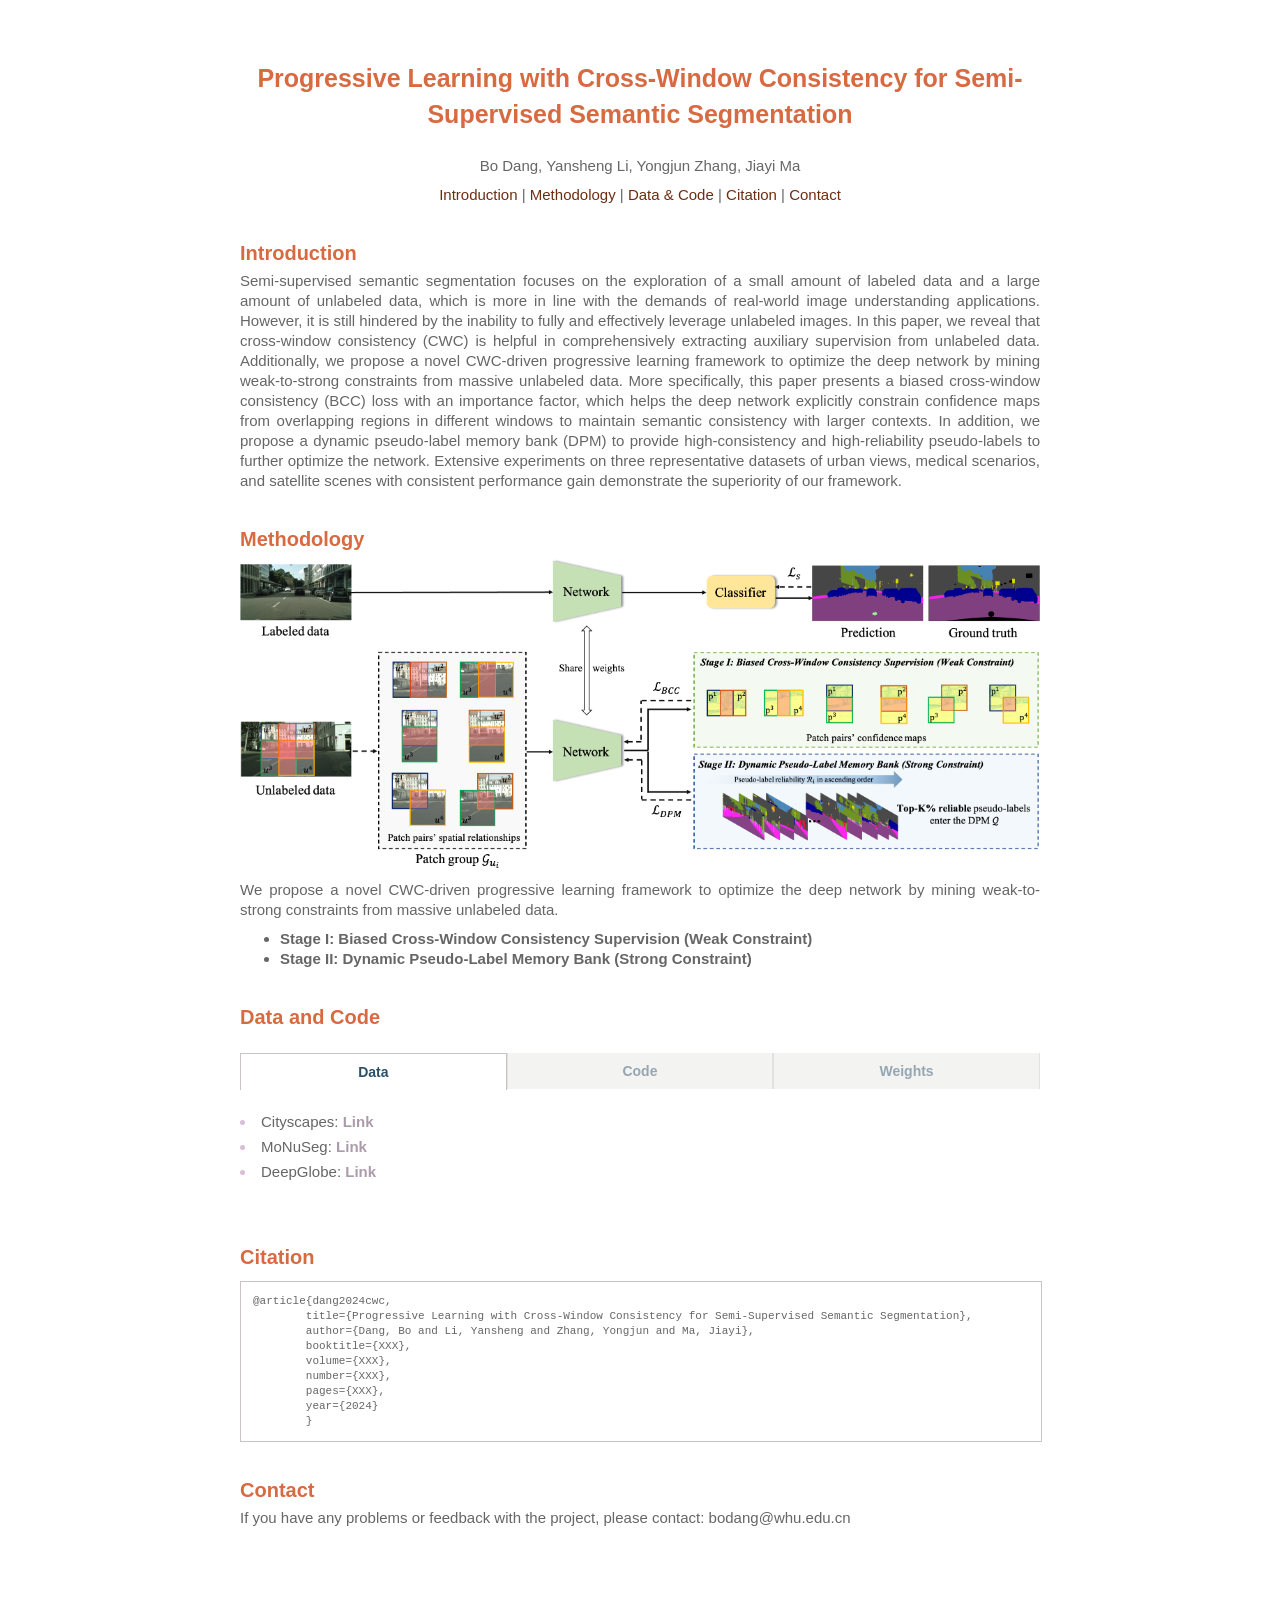
<file: project/CWC.html>
<!DOCTYPE html>
<html lang="en">
<head>
	<meta charset="UTF-8">
	<title>CWC</title>
	<link type="text/css" href="/project/head/system2.css" rel="stylesheet"/>
	<link type="text/css" href="/project/head/custom2.css" rel="stylesheet"/>
	<script type="text/javascript" src="/project/head/custom2.js"></script>
</head>

<body marginheight="0">
<div align="center"><h1>Progressive Learning with Cross-Window Consistency for Semi-Supervised Semantic Segmentation<br></h1></div>

<p style="text-align: center">Bo Dang, Yansheng Li, Yongjun Zhang, Jiayi Ma</p>

<p style="text-align: center">
	<a href="#introduction" style="color: #6d2d12;">Introduction</a> |
	<a href="#Methodology" style="color: #6d2d12;">Methodology</a> |
	<a href="#Data and Code" style="color: #6d2d12;">Data & Code</a> |
	<a href="#citation" style="color: #6d2d12;">Citation</a> |
	<a href="#contact" style="color: #6d2d12;">Contact</a>
</p>

<h2 id="introduction">Introduction</h2>
<p>Semi-supervised semantic segmentation focuses on the exploration of a small amount of labeled data and a large amount of unlabeled data, which is more in line with the demands of real-world image understanding applications. However, it is still hindered by the inability to fully and effectively leverage unlabeled images. In this paper, we reveal that cross-window consistency (CWC) is helpful in comprehensively extracting auxiliary supervision from unlabeled data. Additionally, we propose a novel CWC-driven progressive learning framework to optimize the deep network by mining weak-to-strong constraints from massive unlabeled data. More specifically, this paper presents a biased cross-window consistency (BCC) loss with an importance factor, which helps the deep network explicitly constrain confidence maps from overlapping regions in different windows to maintain semantic consistency with larger contexts. In addition, we propose a dynamic pseudo-label memory bank (DPM) to provide high-consistency and high-reliability pseudo-labels to further optimize the network. Extensive experiments on three representative datasets of urban views, medical scenarios, and satellite scenes with consistent performance gain demonstrate the superiority of our framework.</p>

<h2 id="Methodology">Methodology</h2>
<img src="/figure/figure_method.png" width="800px">
<p>We propose a novel CWC-driven progressive learning framework to optimize the deep network by mining weak-to-strong constraints from massive unlabeled data.</p>
	<ul id="advantages">
		<li><b>Stage I: Biased Cross-Window Consistency Supervision (Weak Constraint)</b></li>
		<li><b>Stage II: Dynamic Pseudo-Label Memory Bank (Strong Constraint)</b></li>
	</ul>


<h2 id="Data and Code">Data and Code</h2>
<div style="border: 9px solid #FFFFFF"></div>
<div id = "tab1" class = "tabMenu">
	<ul>
	<li class="on"><h4>Data</h4></li>
        <li class="off"><h4>Code</h4></li>
		<li class="off"><h4>Weights</h4></li>
        </ul>
	<div id="firstPage" class="show">
	<p>
		<li style="margin-top: 5px" class = "dot"><span class = "lin">Cityscapes: <a href="https://www.cityscapes-dataset.com/login/"><b>Link</b></a> </span></li>
		<li style="margin-top: 5px" class = "dot"><span class = "lin">MoNuSeg: <a href="https://drive.google.com/file/d/1EDJ2YKP6P2PYPT-4j7wNTy6WMeGFUNaR/view"><b>Link</b></a> </span></li>
		<li style="margin-top: 5px" class = "dot"><span class = "lin">DeepGlobe: <a href="https://drive.google.com/file/d/1JG3SphS2WhRiKK-Ir1_7cmzAf0mz_4ED/view"><b>Link</b></a> </span></li>
	</p>
    </div>
	<div id="secondPage" class= "hide">
		<li style="margin-top: 5px" class = "dot"><span class = "lin">Code: <a href=""><b>Comming Soon. We will release it as soon as possible after the article is accepted.</b></a> </span></li>
	</div>
	<div id="thirdPage" class= "hide">
		<li style="margin-top: 5px" class = "dot"><span class = "lin">Trained Weights: <a href=""><b>Comming Soon. We will release it as soon as possible after the article is accepted.</b></a> </span></li>
	</div>
<div style="border: 9px solid #FFFFFF"></div>

<h2 id="citation">Citation</h2>
<pre>
@article{dang2024cwc,
	title={Progressive Learning with Cross-Window Consistency for Semi-Supervised Semantic Segmentation},
	author={Dang, Bo and Li, Yansheng and Zhang, Yongjun and Ma, Jiayi},
	booktitle={XXX},
	volume={XXX},
	number={XXX},
	pages={XXX},
	year={2024}
	}
</pre>

<h2 id="contact">Contact</h2>
<p>If you have any problems or feedback with the project, please contact: bodang@whu.edu.cn</p>

<script type="text/javascript" src="//rf.revolvermaps.com/0/0/8.js?i=5pj3juyh36p&amp;m=0&amp;c=ff0000&amp;cr1=ffffff&amp;f=arial&amp;l=33" async="async"></script><div style="border:40px solid #FFFFFF"></div>
</body>
</html>
</file>
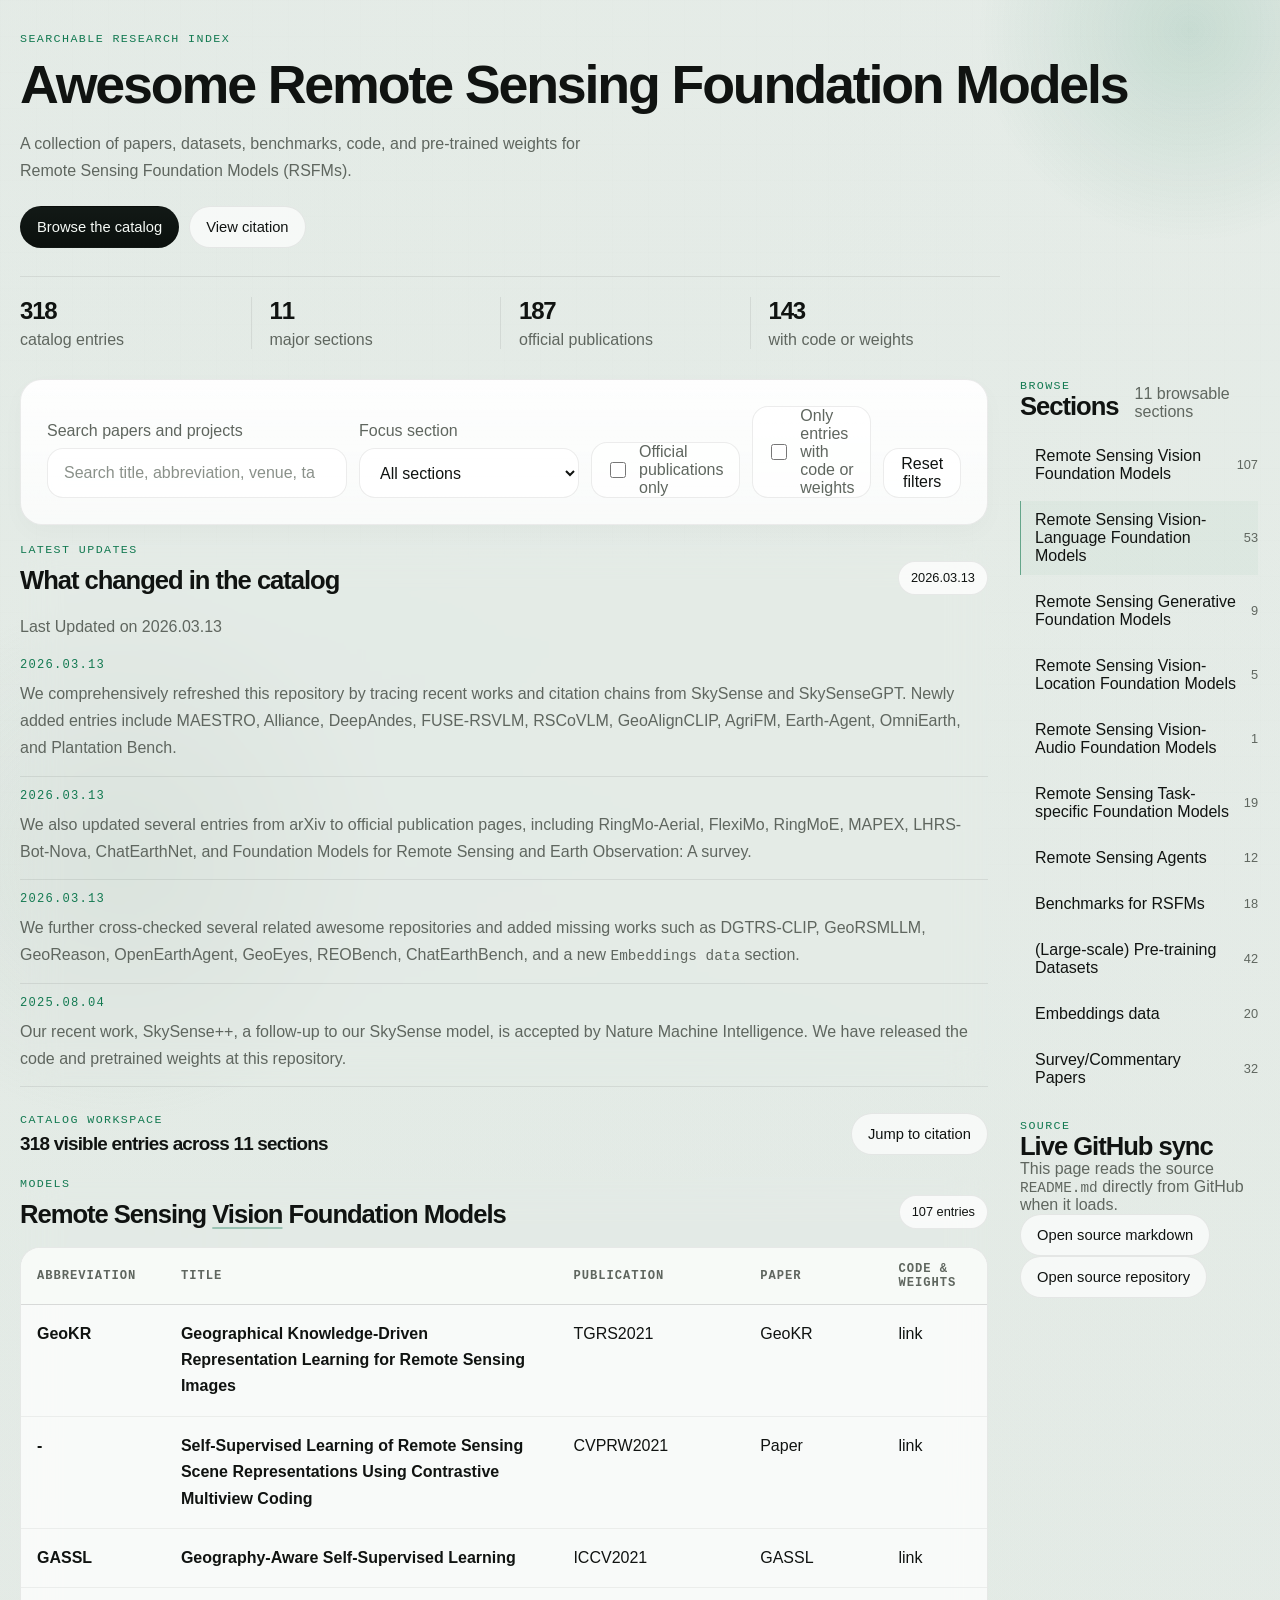
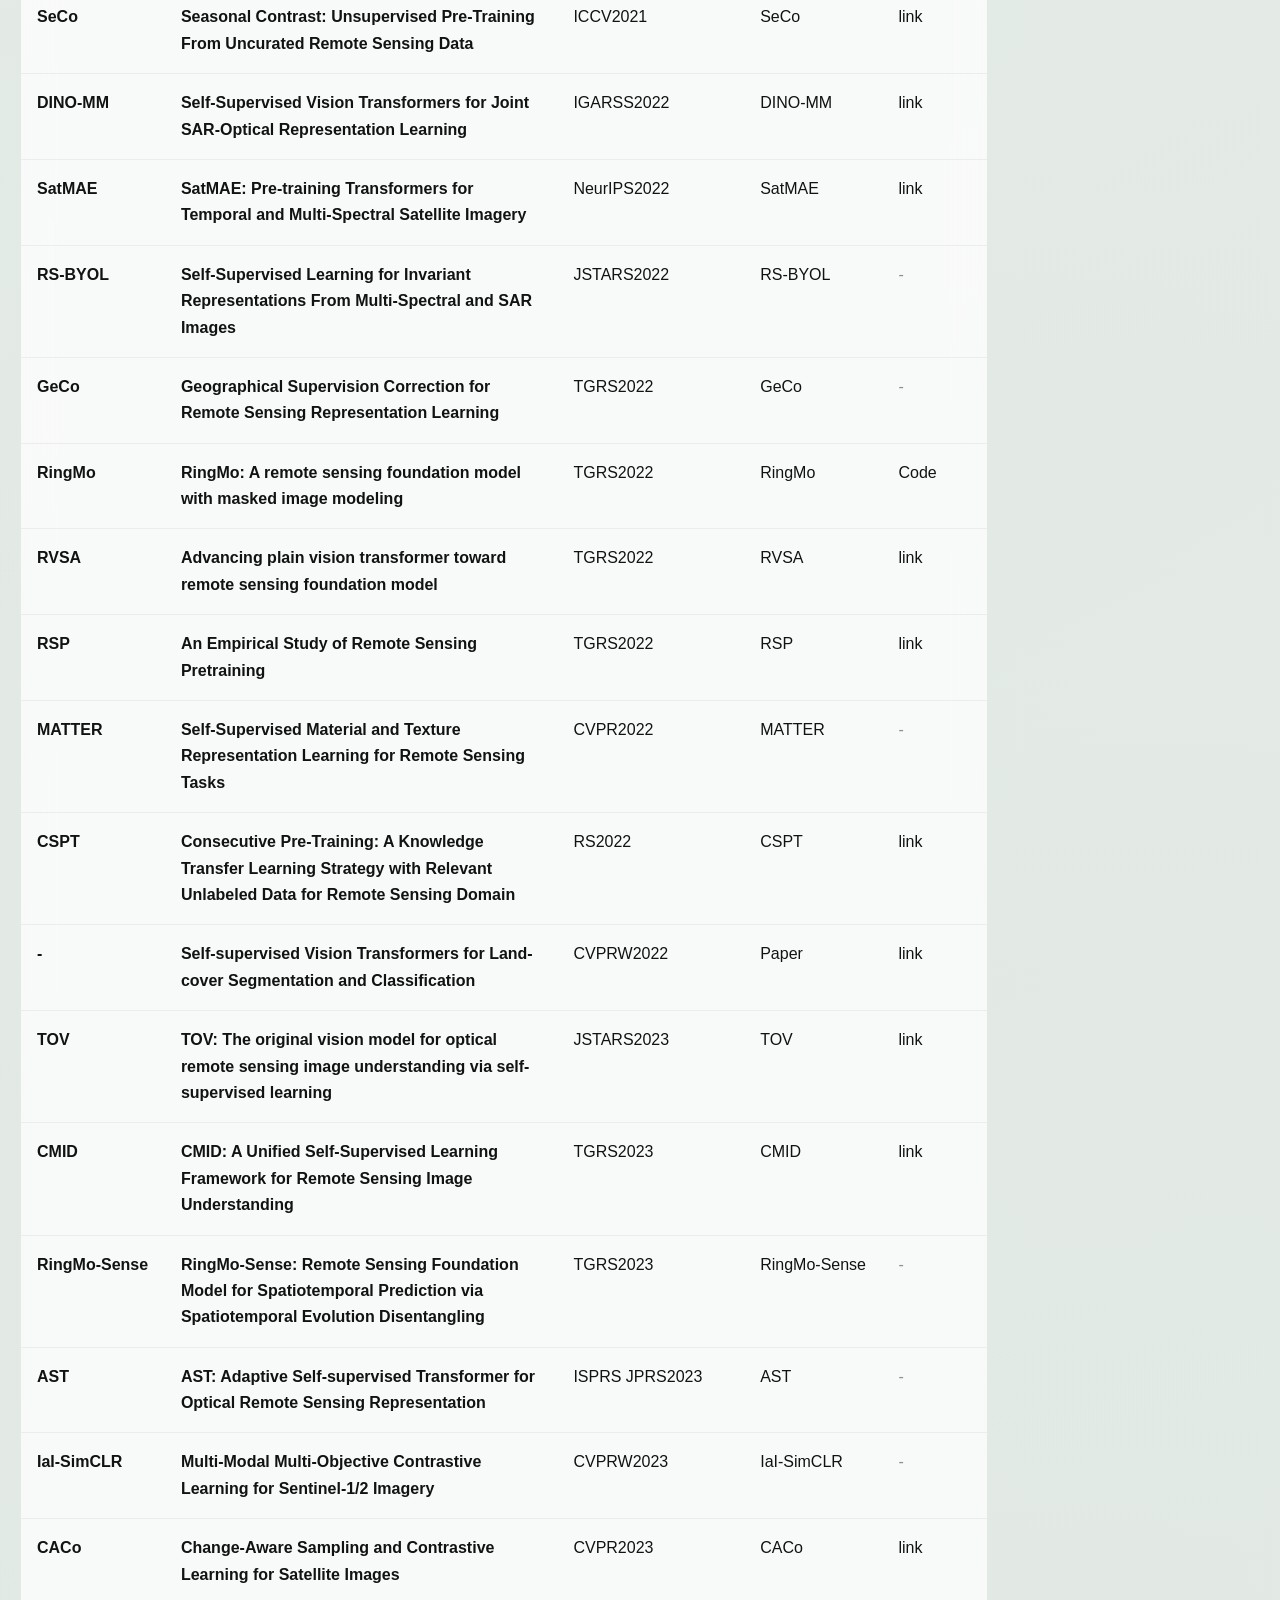
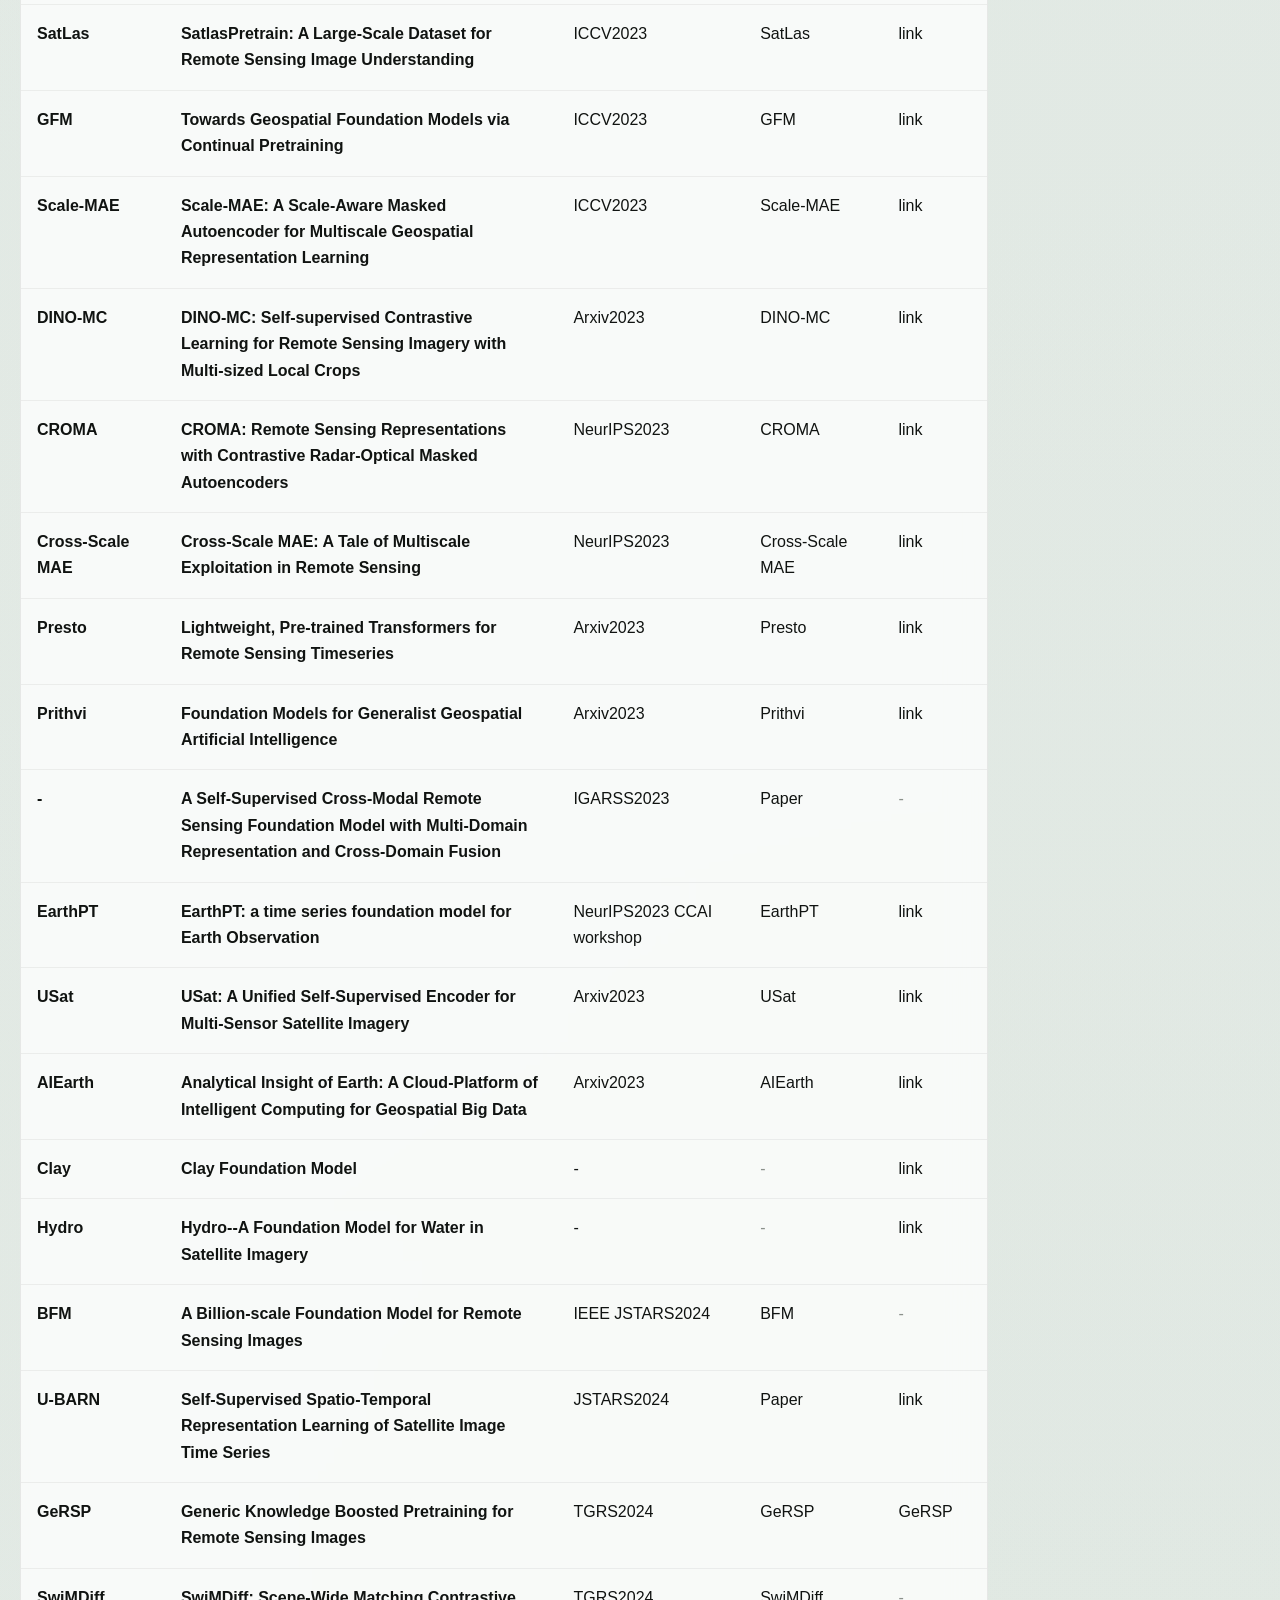
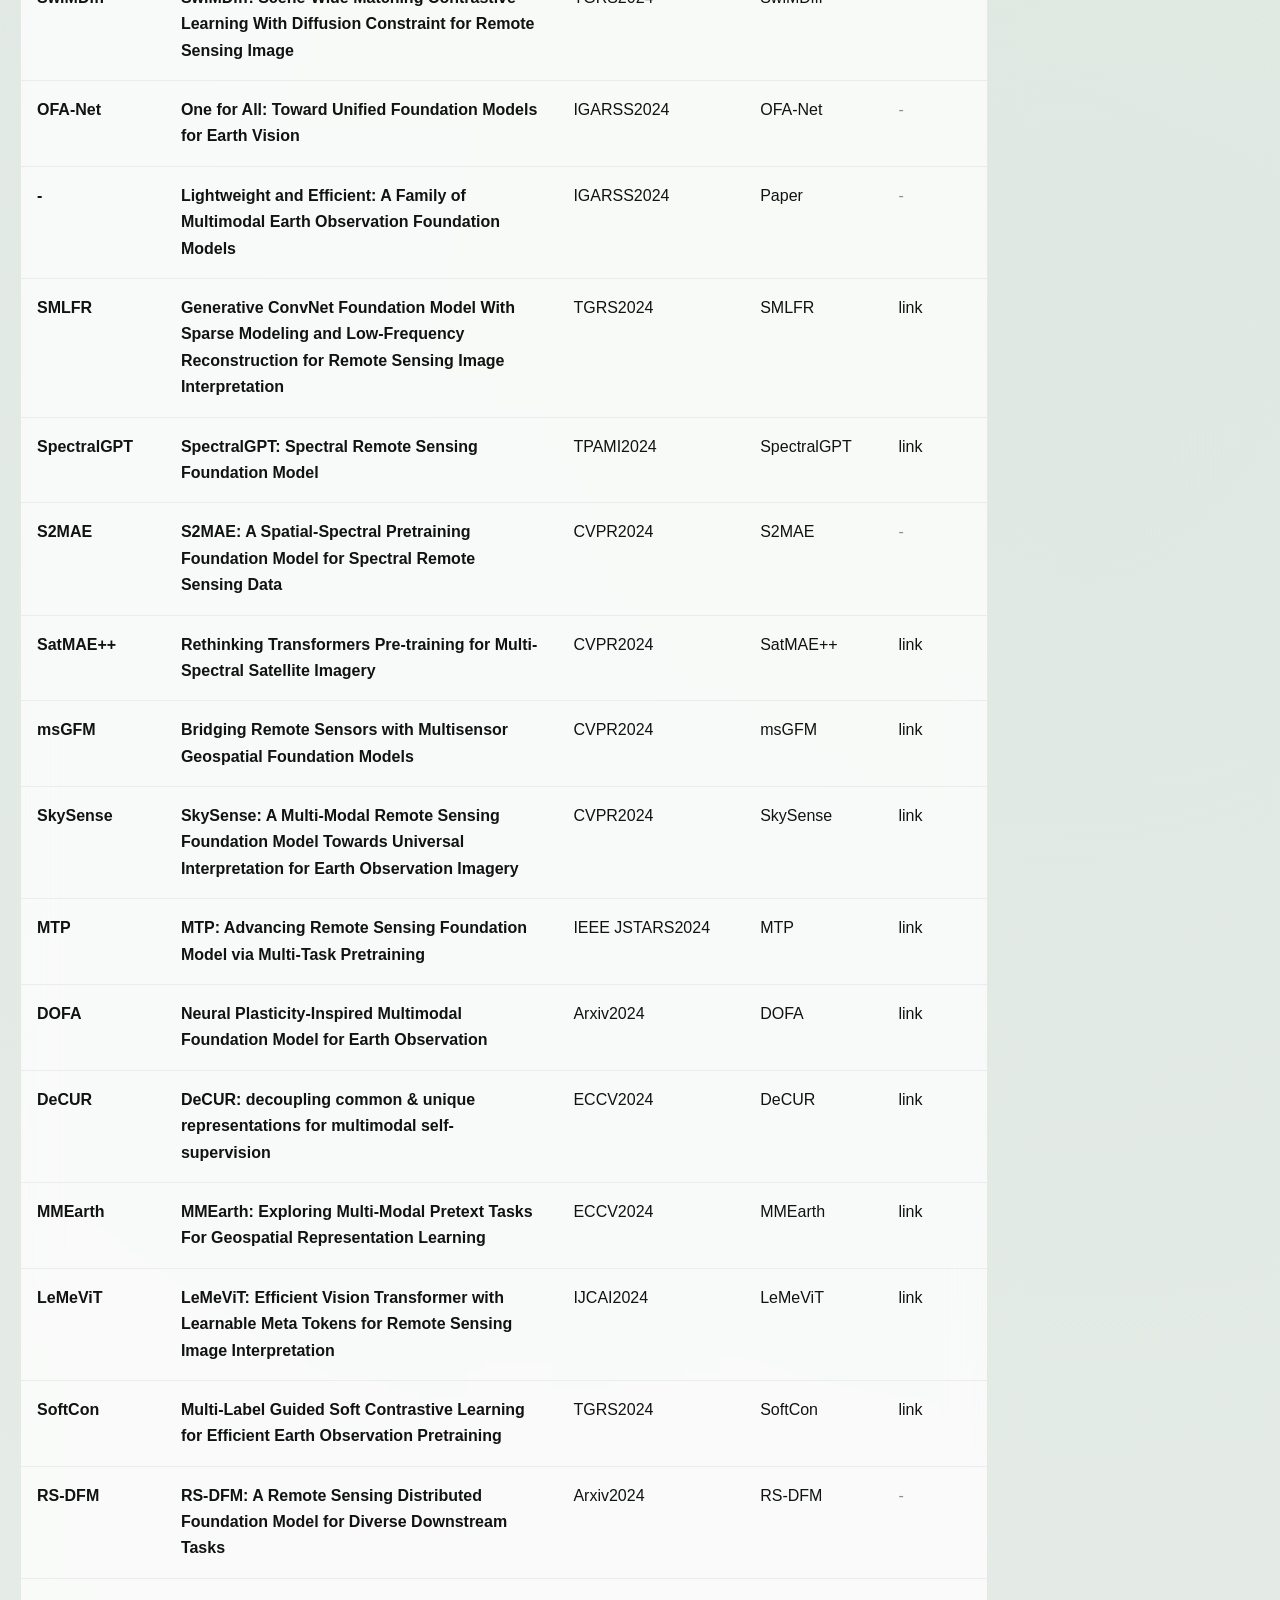
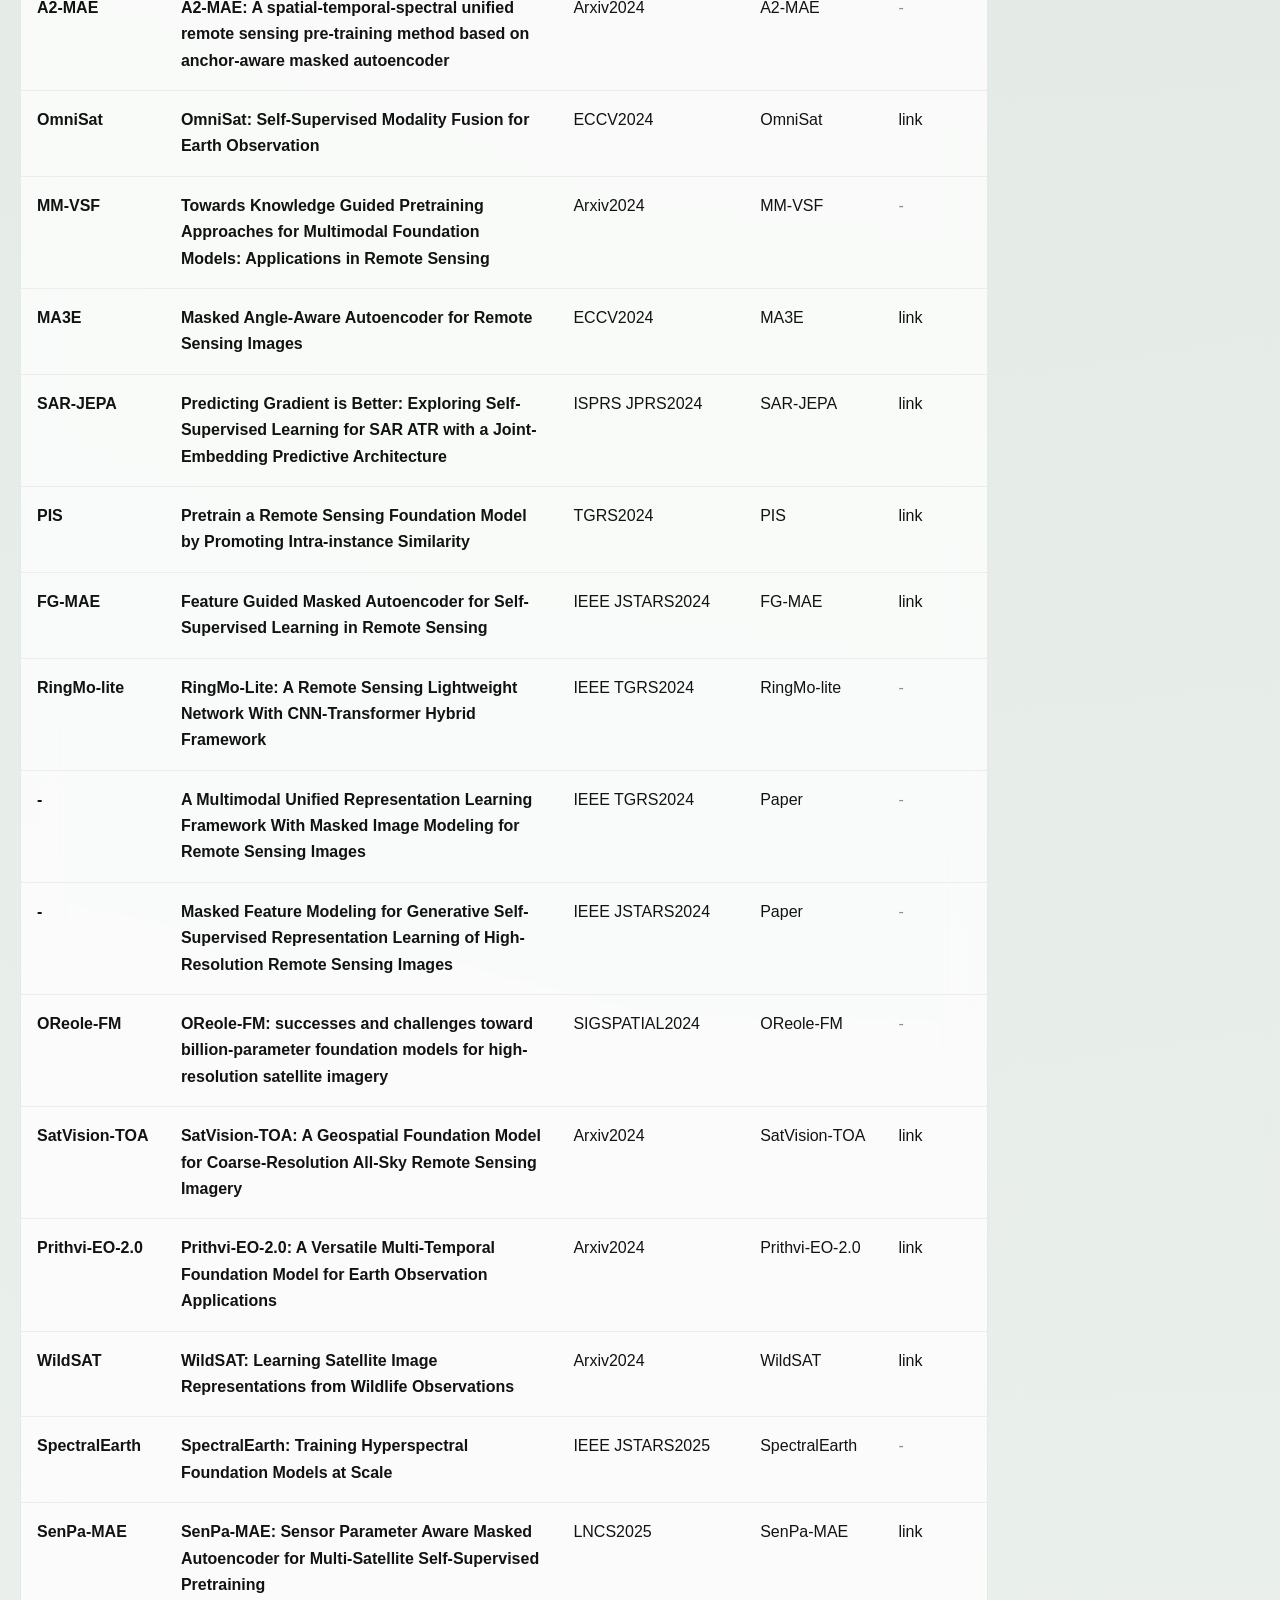
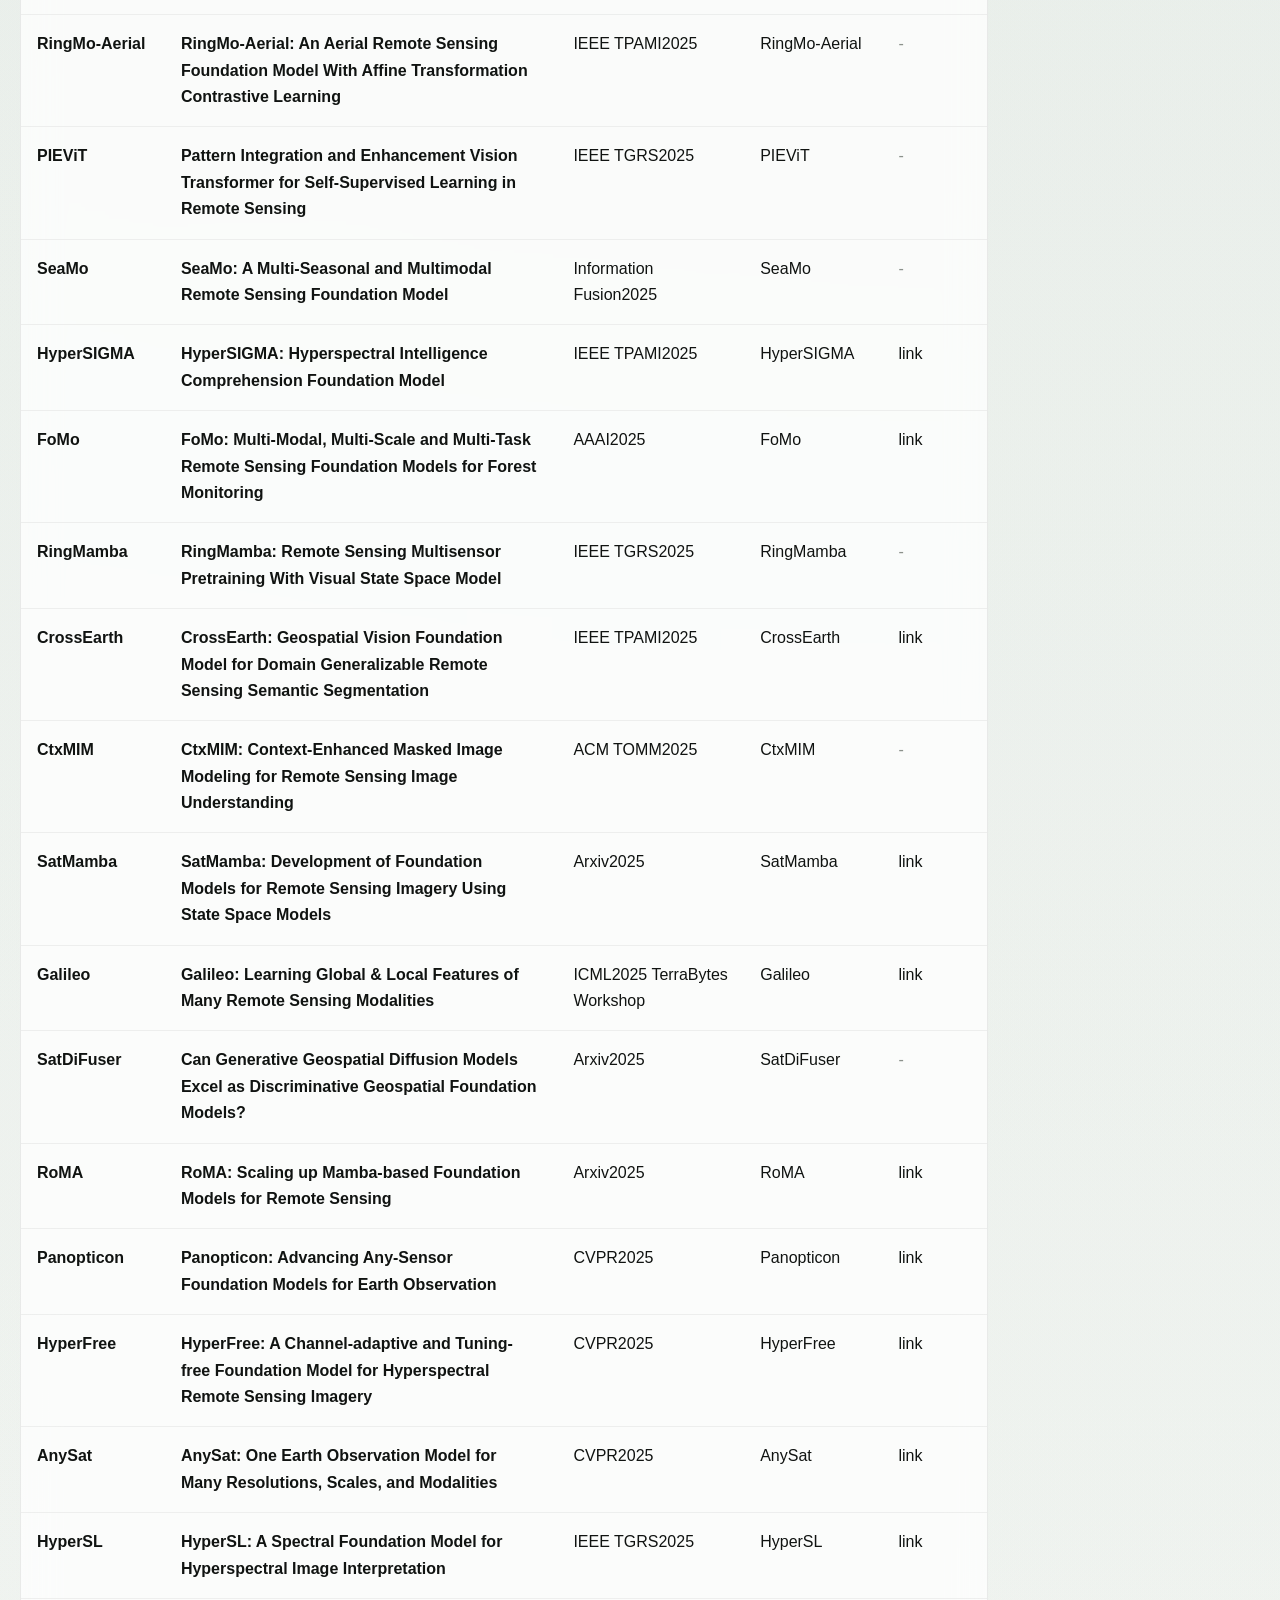
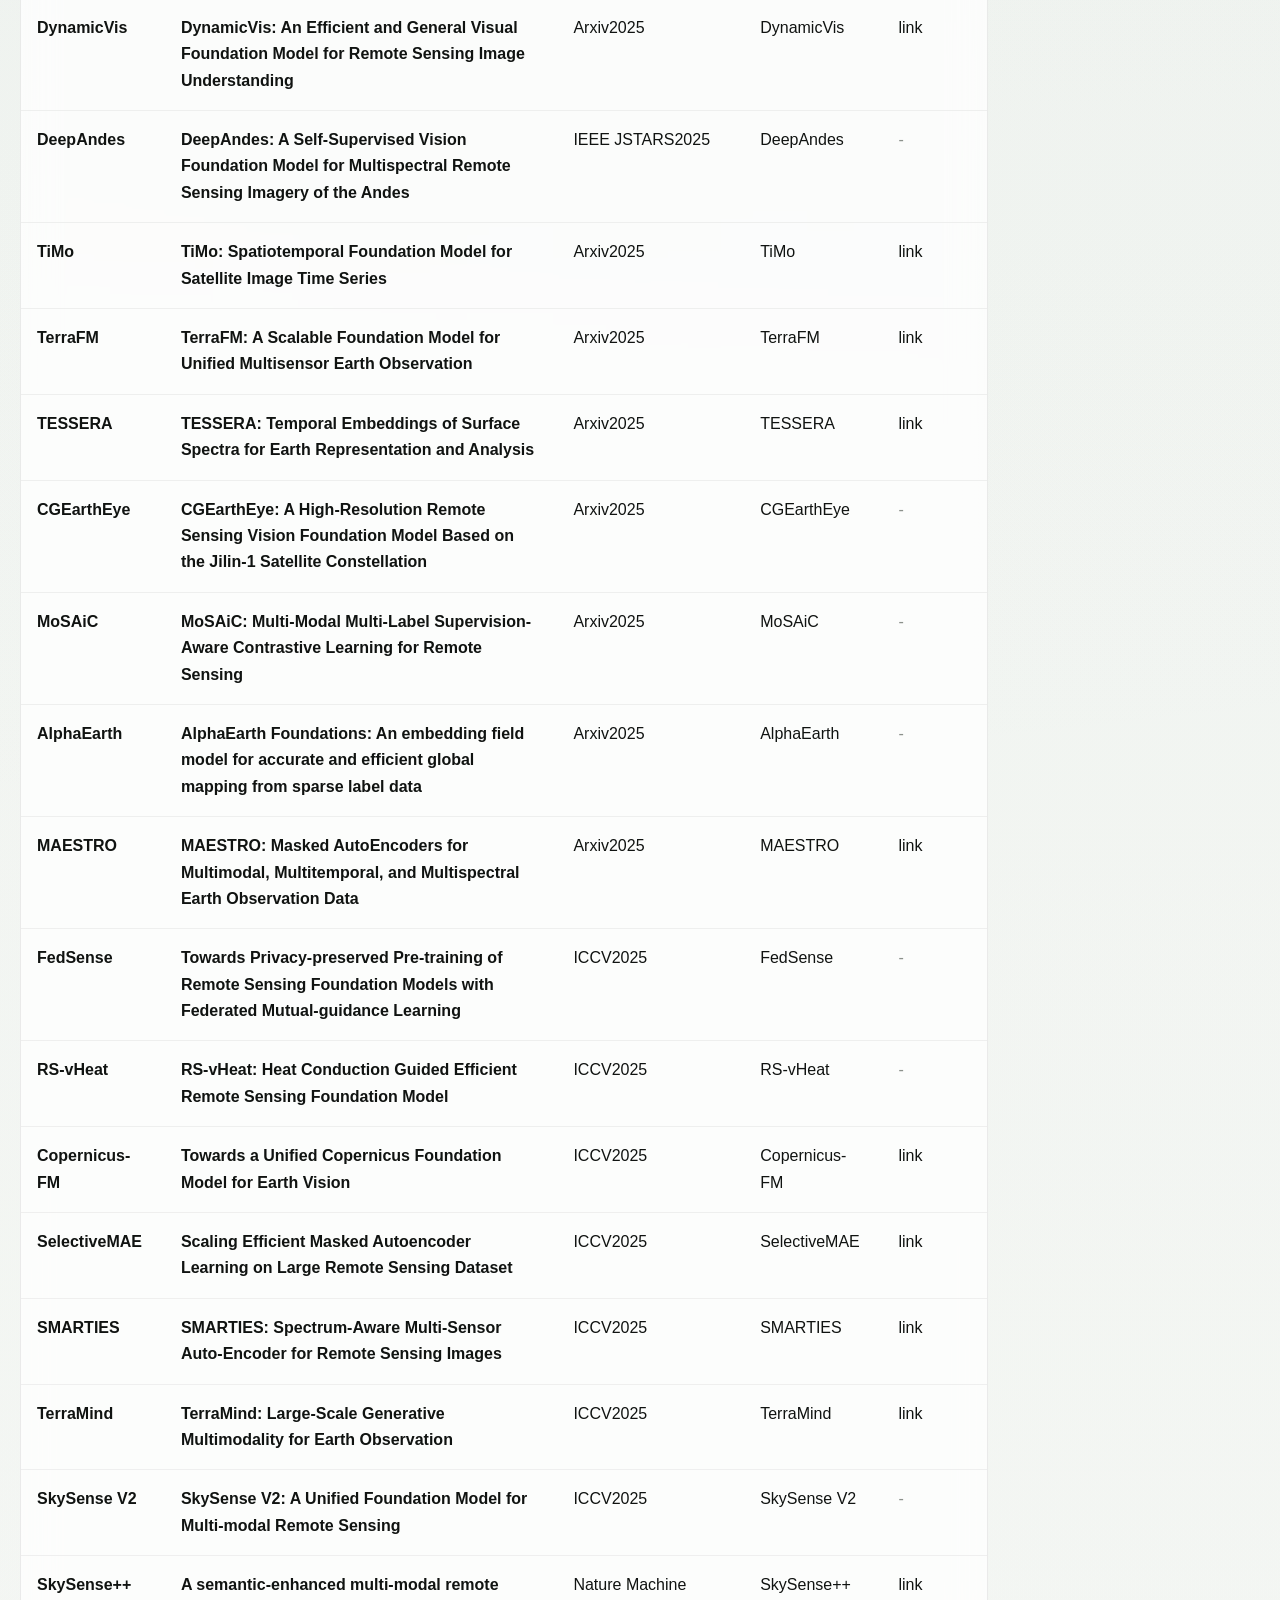
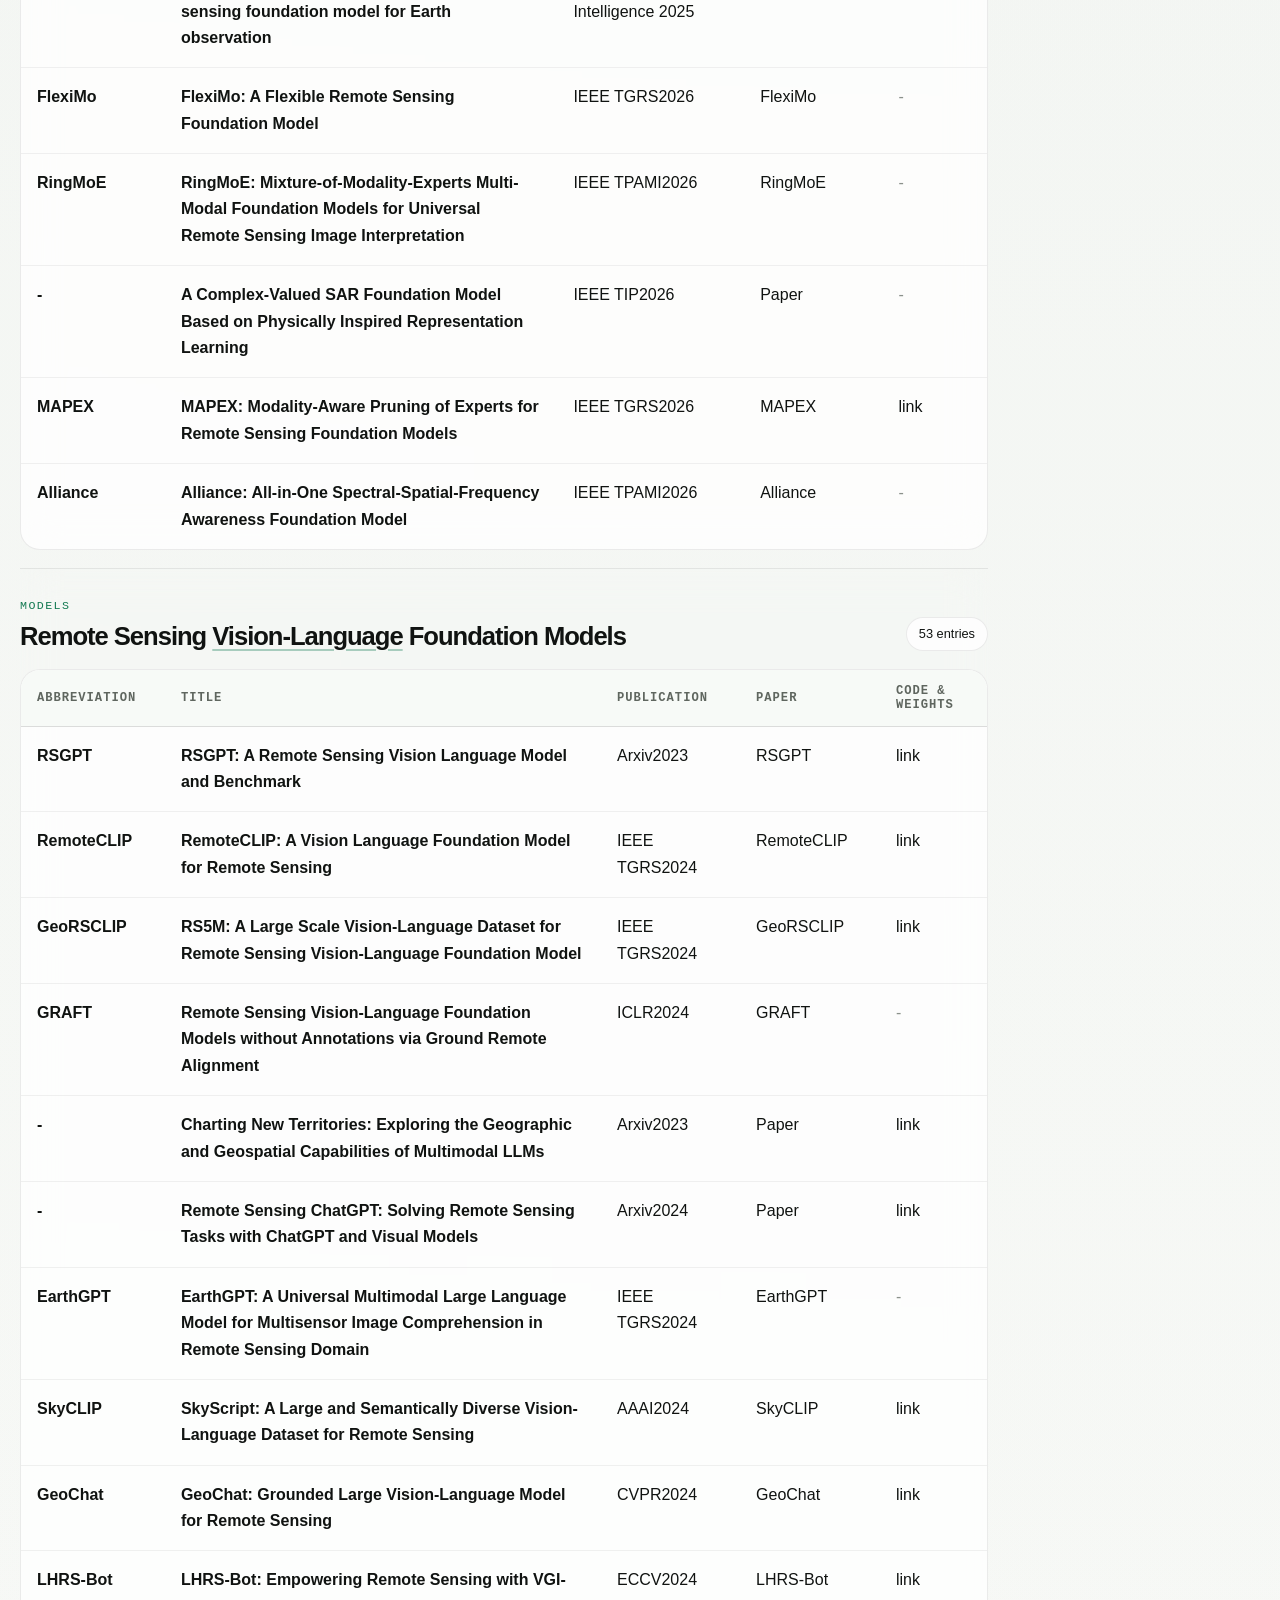
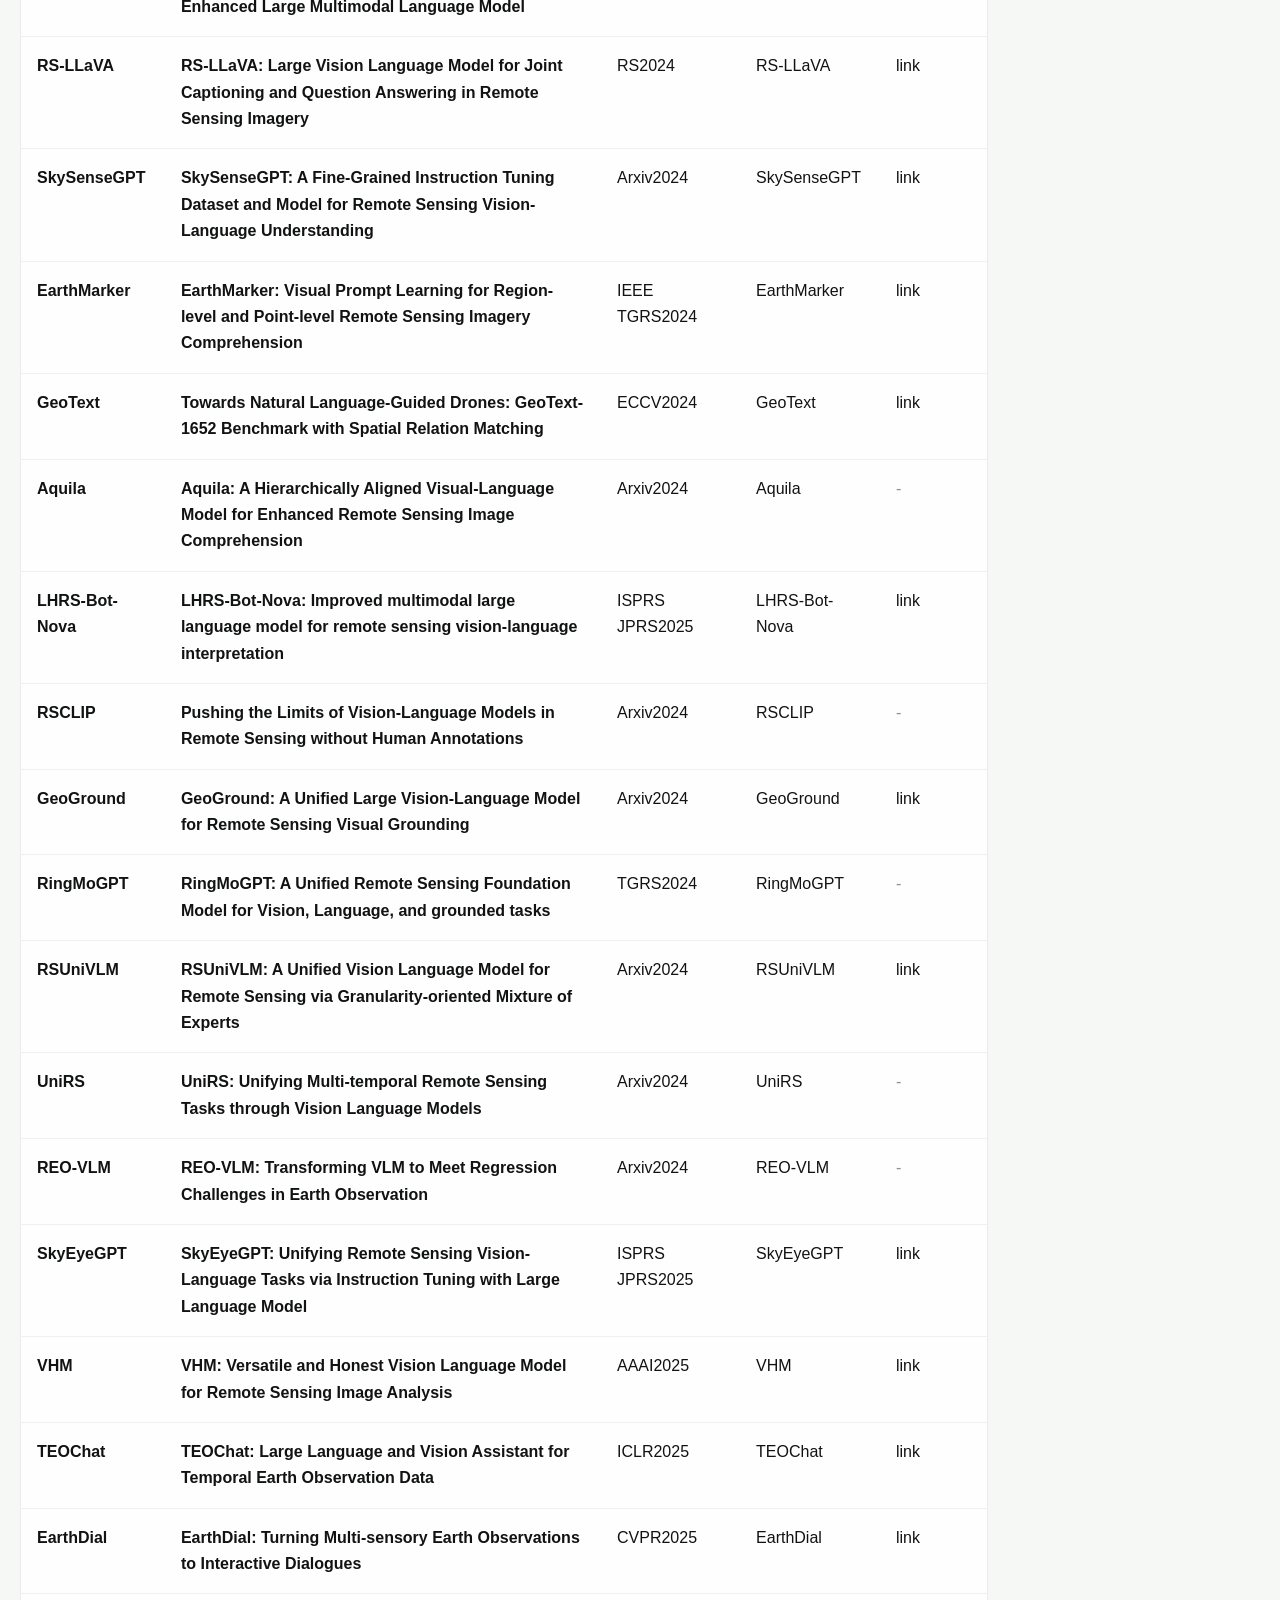
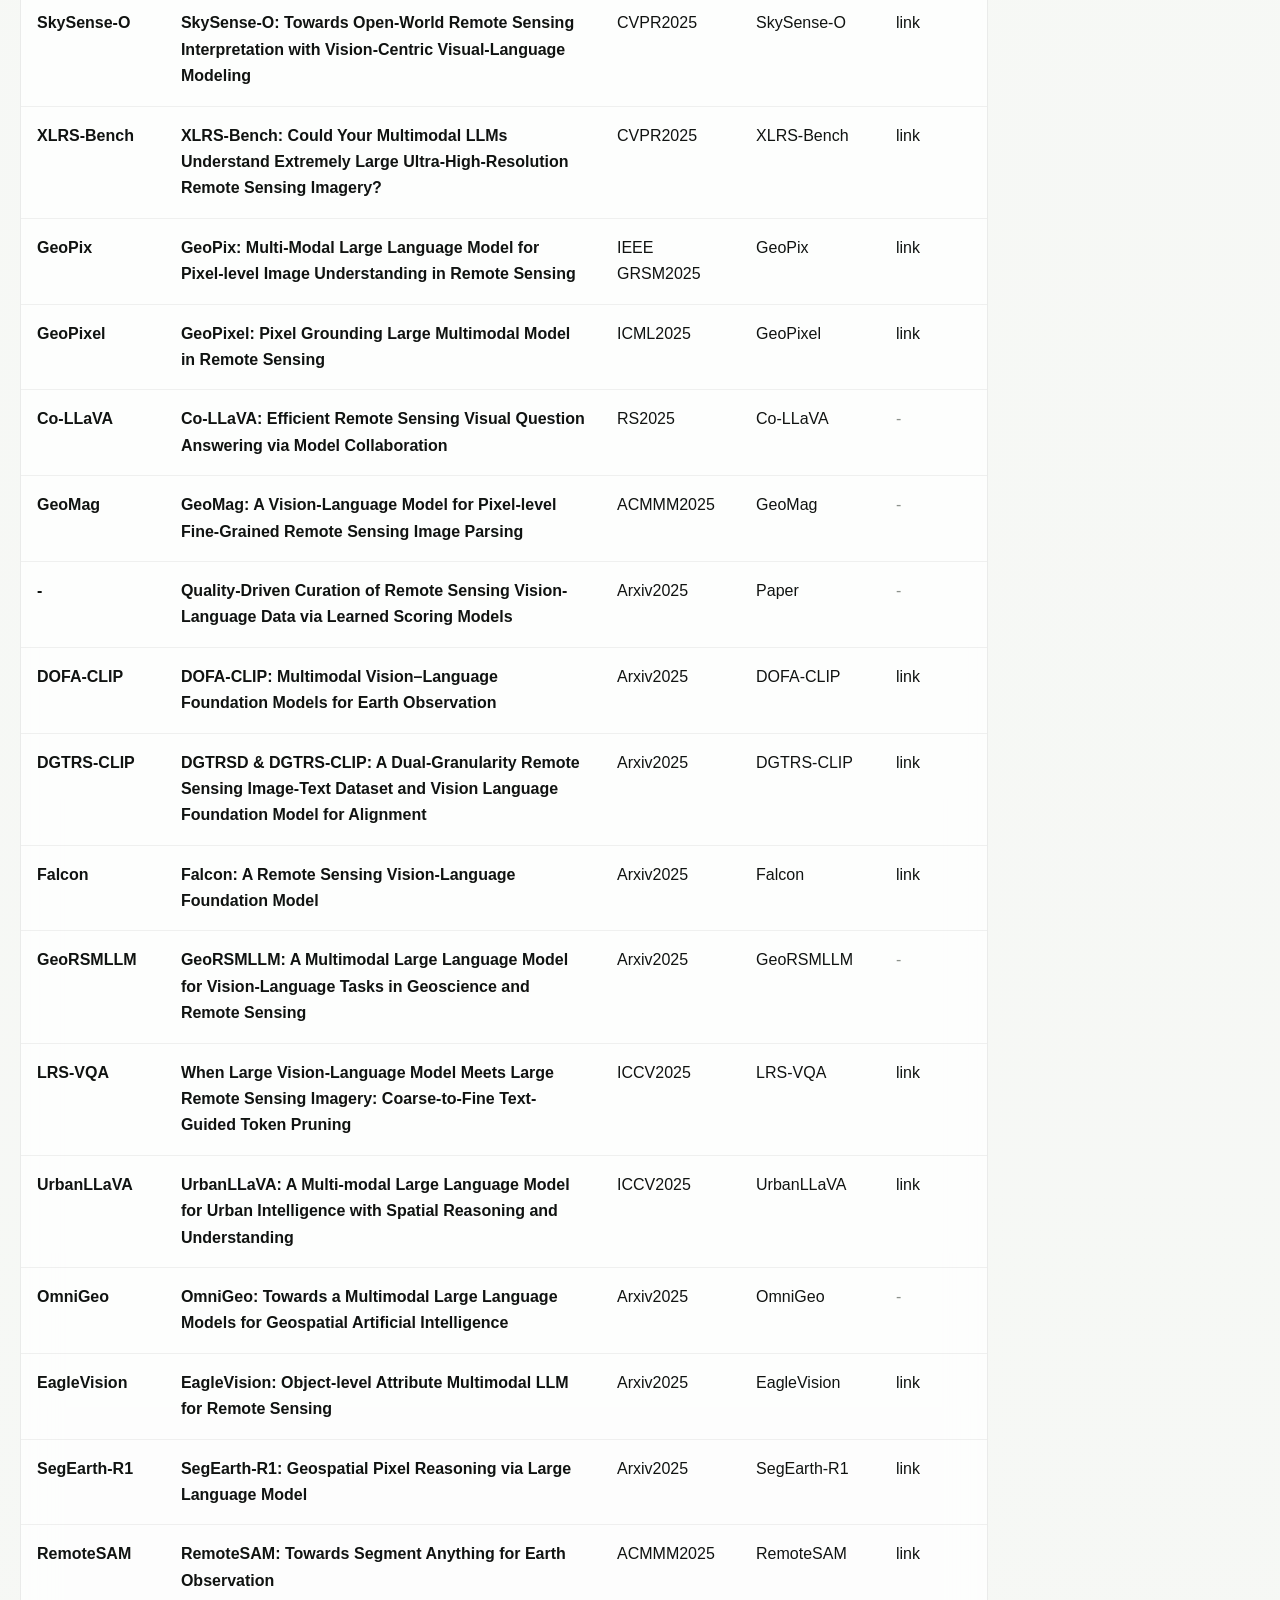
<file: project/RSFM.html>
<!doctype html>
<html lang="en">
  <head>
    <meta charset="utf-8" />
    <meta name="viewport" content="width=device-width, initial-scale=1" />
    <title>Awesome Remote Sensing Foundation Models</title>
    <meta
      name="description"
      content="A curated, searchable view of remote sensing foundation models, datasets, benchmarks, and survey papers."
    />
    <style>
:root {
  --bg: #f5f7f4;
  --bg-strong: #fbfcfa;
  --panel: rgba(255, 255, 255, 0.78);
  --panel-strong: rgba(255, 255, 255, 0.94);
  --panel-muted: rgba(248, 250, 247, 0.92);
  --text: #101311;
  --muted: #5f665f;
  --line: rgba(16, 19, 17, 0.08);
  --line-strong: rgba(16, 19, 17, 0.14);
  --accent: #147a52;
  --accent-strong: #0f5f41;
  --accent-soft: rgba(20, 122, 82, 0.1);
  --shadow-sm: 0 10px 30px rgba(15, 23, 15, 0.04);
  --shadow-md: 0 24px 60px rgba(15, 23, 15, 0.06);
  --radius-xl: 28px;
  --radius-lg: 22px;
  --radius-md: 16px;
  --content-width: 1380px;
  --sidebar-width: 300px;
  --sans: "Avenir Next", "Segoe UI Variable", "SF Pro Display", "Helvetica Neue", "PingFang SC", "Hiragino Sans GB", "Noto Sans SC", sans-serif;
  --mono: "SF Mono", "JetBrains Mono", "Cascadia Code", "IBM Plex Mono", ui-monospace, monospace;
}

* {
  box-sizing: border-box;
}

html {
  scroll-behavior: smooth;
}

body {
  margin: 0;
  min-height: 100vh;
  color: var(--text);
  font-family: var(--sans);
  background:
    radial-gradient(circle at top left, rgba(170, 193, 182, 0.22), transparent 28%),
    radial-gradient(circle at 85% 14%, rgba(224, 232, 226, 0.72), transparent 24%),
    linear-gradient(180deg, #fafbf9 0%, var(--bg) 52%, #f1f4f0 100%);
}

body::before,
body::after,
.page-noise::before {
  content: "";
  position: fixed;
  inset: auto;
  pointer-events: none;
  z-index: -1;
}

body::before {
  top: -180px;
  right: -120px;
  width: 420px;
  height: 420px;
  border-radius: 50%;
  background: radial-gradient(circle, rgba(20, 122, 82, 0.14), transparent 72%);
}

body::after {
  bottom: -220px;
  left: -140px;
  width: 520px;
  height: 520px;
  border-radius: 50%;
  background: radial-gradient(circle, rgba(180, 194, 184, 0.18), transparent 72%);
}

.page-noise::before {
  inset: 0;
  background-image: linear-gradient(rgba(16, 19, 17, 0.028) 1px, transparent 1px),
    linear-gradient(90deg, rgba(16, 19, 17, 0.028) 1px, transparent 1px);
  background-size: 36px 36px;
  opacity: 0.14;
}

.page-shell {
  width: min(calc(100% - 40px), var(--content-width));
  margin: 28px auto 56px;
  display: grid;
  gap: 28px;
}

.panel {
  border: 1px solid var(--line);
  background: linear-gradient(180deg, var(--panel-strong), var(--panel));
  backdrop-filter: blur(18px);
  box-shadow: 0 8px 24px rgba(15, 23, 15, 0.025);
}

.source-row,
.hero-actions,
.section-meta,
.citation-actions {
  display: flex;
  align-items: center;
  flex-wrap: wrap;
  gap: 10px;
}

.workspace {
  display: grid;
  grid-template-columns: minmax(0, 1fr) minmax(220px, 240px);
  gap: 32px;
  align-items: start;
}

.content,
.sidebar,
.updates-panel,
.content-section,
.citation-panel {
  display: grid;
  gap: 18px;
}

.sidebar {
  position: sticky;
  top: 96px;
  gap: 22px;
}

.hero {
  display: block;
  max-width: 980px;
}

.hero-copy,
.controls,
.updates-panel,
.content-section,
.citation-panel {
  padding: 26px;
}

.hero-copy {
  padding: 4px 0 2px;
}

.panel {
  position: relative;
  overflow: hidden;
  border-radius: var(--radius-xl);
}

.panel::after {
  content: "";
  position: absolute;
  inset: 0;
  border-radius: inherit;
  pointer-events: none;
  background: linear-gradient(180deg, rgba(255, 255, 255, 0.08), transparent 18%);
}

.eyebrow {
  margin: 0;
  font-family: var(--mono);
  font-size: 0.73rem;
  line-height: 1.2;
  letter-spacing: 0.12em;
  text-transform: uppercase;
  color: var(--accent);
}

h1,
h2,
h3 {
  margin: 0;
  font-weight: 600;
  letter-spacing: -0.04em;
}

.hero h2 {
  margin-top: 12px;
  max-width: none;
  font-size: clamp(2.4rem, 4.2vw, 4.05rem);
  line-height: 1;
}

.nav-card h2,
.note-card h2,
.section-header h2,
.updates-panel h2,
.citation-panel h2 {
  font-size: clamp(1.35rem, 2vw, 1.85rem);
  line-height: 1.08;
}

h3 {
  font-size: 1rem;
  line-height: 1.25;
}

p {
  margin: 0;
}

.lede,
.hero-text,
.muted,
.markdown-paragraph,
.update-item,
.stat-card span,
.control span,
.toggle span,
.copy-status {
  color: var(--muted);
}

.hero-text,
.markdown-paragraph {
  line-height: 1.7;
}

.hero-text {
  margin-top: 18px;
  max-width: 64ch;
  font-size: 1rem;
}

.hero-actions {
  margin-top: 22px;
}

.hero-meta {
  margin-top: 28px;
  padding-top: 20px;
  border-top: 1px solid var(--line);
}

.pill,
.stat-chip,
.nav-count {
  display: inline-flex;
  align-items: center;
  justify-content: center;
  min-height: 34px;
  padding: 0 12px;
  border-radius: 999px;
  border: 1px solid var(--line);
  background: rgba(255, 255, 255, 0.76);
  color: var(--text);
  font-size: 0.8rem;
  white-space: nowrap;
}

a {
  color: inherit;
  text-decoration: none;
}

.ghost-link,
.primary-link {
  display: inline-flex;
  align-items: center;
  min-height: 42px;
  padding: 0 16px;
  border-radius: 999px;
  border: 1px solid var(--line);
  font-size: 0.92rem;
  transition: background 160ms ease, border-color 160ms ease, color 160ms ease, transform 160ms ease;
}

.ghost-link {
  background: rgba(255, 255, 255, 0.68);
  color: var(--text);
}

.primary-link {
  background: linear-gradient(180deg, #121916, #0b100d);
  border-color: rgba(0, 0, 0, 0.12);
  color: #f6faf6;
}

.ghost-link:hover,
.primary-link:hover,
.clear-button:hover,
.copy-button:hover,
.section-nav a:hover {
  transform: translateY(-1px);
}

.ghost-link:hover {
  background: rgba(255, 255, 255, 0.94);
  border-color: var(--line-strong);
}

.primary-link:hover {
  background: linear-gradient(180deg, #0f1512, #070b09);
}

.card-header,
.sidebar-header,
.section-header,
.results-bar {
  display: flex;
  justify-content: space-between;
  align-items: end;
  gap: 16px;
}

.card-header,
.sidebar-header {
  margin-bottom: 16px;
}

.section-nav {
  display: grid;
  gap: 8px;
  max-height: calc(100vh - 210px);
  overflow: auto;
  padding-right: 2px;
}

.section-nav a {
  display: flex;
  justify-content: space-between;
  align-items: center;
  gap: 12px;
  padding: 10px 0 10px 14px;
  border-radius: 0;
  border: 0;
  border-left: 1px solid transparent;
  background: transparent;
  color: var(--text);
  transition: background 160ms ease, border-color 160ms ease, transform 160ms ease;
}

.section-nav a.active {
  border-left-color: rgba(20, 122, 82, 0.6);
  background: rgba(20, 122, 82, 0.03);
}

.nav-count {
  min-height: auto;
  padding: 0;
  border: 0;
  background: transparent;
  color: var(--muted);
}

.nav-card,
.note-card {
  padding: 0;
  border: 0;
  background: transparent;
  box-shadow: none;
}

.note-card pre {
  margin-top: 10px;
  background: rgba(255, 255, 255, 0.72);
  color: var(--text);
  border: 1px solid var(--line);
}

pre {
  margin: 12px 0 0;
  overflow: auto;
  padding: 16px 18px;
  border-radius: 18px;
  background: #101311;
  color: #f3f6f3;
}

code {
  font-family: var(--mono);
  font-size: 0.9em;
}

.stats-grid {
  display: grid;
  grid-template-columns: repeat(4, minmax(0, 1fr));
  gap: 18px;
}

.stat-card {
  display: grid;
  gap: 6px;
  padding: 0 18px 0 0;
  min-height: auto;
  border-radius: 0;
  border: 0;
  border-right: 1px solid var(--line);
  background: transparent;
}

.stat-card strong {
  font-size: 1.5rem;
  font-weight: 600;
  letter-spacing: -0.05em;
}

.stat-card:last-child {
  border-right: 0;
  padding-right: 0;
}

.controls {
  display: grid;
  grid-template-columns: minmax(300px, 1.5fr) minmax(220px, 0.7fr) repeat(2, auto) auto;
  gap: 12px;
  align-items: end;
  position: sticky;
  top: 24px;
  z-index: 15;
  border-radius: 22px;
}

.control,
.toggle {
  display: grid;
  gap: 8px;
}

input[type="search"],
select {
  width: 100%;
  min-height: 50px;
  padding: 0 16px;
  border-radius: 16px;
  border: 1px solid var(--line);
  background: rgba(255, 255, 255, 0.82);
  color: var(--text);
  font: inherit;
}

input[type="search"]::placeholder {
  color: #8a918a;
}

input[type="search"]:focus,
select:focus {
  outline: 2px solid rgba(20, 122, 82, 0.14);
  border-color: rgba(20, 122, 82, 0.32);
}

.toggle {
  min-height: 50px;
  padding: 0 14px;
  align-self: end;
  grid-auto-flow: column;
  align-items: center;
  justify-content: start;
  gap: 10px;
  border-radius: 16px;
  border: 1px solid var(--line);
  background: rgba(255, 255, 255, 0.72);
}

.toggle input {
  width: 16px;
  height: 16px;
  accent-color: var(--accent);
}

.clear-button,
.copy-button {
  min-height: 50px;
  padding: 0 16px;
  border-radius: 16px;
  border: 1px solid var(--line);
  background: rgba(255, 255, 255, 0.8);
  color: var(--text);
  font: inherit;
  cursor: pointer;
  transition: background 160ms ease, border-color 160ms ease, transform 160ms ease;
}

.clear-button:hover,
.copy-button:hover {
  background: rgba(255, 255, 255, 0.98);
  border-color: var(--line-strong);
}

.updates-list {
  display: grid;
  gap: 12px;
}

.update-item {
  display: grid;
  gap: 8px;
  padding: 0 0 14px;
  border-radius: 0;
  border: 1px solid var(--line);
  border-width: 0 0 1px 0;
  background: transparent;
}

.update-date {
  color: var(--accent);
  font-family: var(--mono);
  font-size: 0.76rem;
  letter-spacing: 0.1em;
  text-transform: uppercase;
}

.results-bar {
  padding: 8px 0 4px;
}

.results-summary {
  margin-top: 6px;
  font-size: 1.18rem;
  font-weight: 600;
  letter-spacing: -0.04em;
}

.sections-stack {
  display: grid;
  gap: 18px;
}

.content-section {
  animation: rise-in 320ms ease both;
  padding: 30px 0 0;
  border: 0;
  border-top: 1px solid var(--line);
  border-radius: 0;
  background: transparent;
  box-shadow: none;
}

.content-section::after,
.updates-panel::after,
.citation-panel::after {
  display: none;
}

.sections-stack > .content-section:first-child {
  border-top: 0;
  padding-top: 0;
}

.section-title-group {
  display: grid;
  gap: 10px;
}

.updates-panel,
.citation-panel {
  padding: 0;
  border: 0;
  border-radius: 0;
  background: transparent;
  box-shadow: none;
}

.table-wrap {
  overflow: hidden;
  border-radius: 20px;
  border: 1px solid var(--line);
  background: rgba(255, 255, 255, 0.76);
}

.table-scroll {
  overflow: auto;
}

table {
  width: 100%;
  border-collapse: collapse;
}

thead th {
  position: sticky;
  top: 0;
  z-index: 1;
  padding: 14px 16px;
  text-align: left;
  font-family: var(--mono);
  font-size: 0.76rem;
  letter-spacing: 0.08em;
  text-transform: uppercase;
  color: var(--muted);
  background: rgba(247, 250, 247, 0.98);
  border-bottom: 1px solid var(--line-strong);
}

tbody td {
  padding: 16px;
  vertical-align: top;
  line-height: 1.65;
  border-bottom: 1px solid rgba(16, 19, 17, 0.06);
}

tbody tr:last-child td {
  border-bottom: none;
}

tbody tr {
  transition: background 160ms ease;
}

tbody tr:hover {
  background: rgba(20, 122, 82, 0.04);
}

.cell-muted {
  color: #8b918b;
}

.empty-state {
  padding: 28px;
  text-align: center;
  border: 1px dashed var(--line-strong);
  border-radius: 24px;
  background: rgba(255, 255, 255, 0.7);
  color: var(--muted);
}

mark {
  padding: 0 0.08em;
  border-radius: 0.25em;
  background: rgba(20, 122, 82, 0.14);
  color: inherit;
}

ins {
  text-decoration-thickness: 2px;
  text-underline-offset: 0.14em;
  text-decoration-color: rgba(20, 122, 82, 0.34);
}

@keyframes rise-in {
  from {
    opacity: 0;
    transform: translateY(10px);
  }
  to {
    opacity: 1;
    transform: translateY(0);
  }
}

@media (max-width: 1220px) {
  .workspace {
    grid-template-columns: 1fr;
  }

  .sidebar {
    position: static;
  }

  .controls {
    grid-template-columns: 1fr;
  }

  .stats-grid {
    grid-template-columns: repeat(2, minmax(0, 1fr));
  }

  .stat-card {
    border-right: 0;
    padding-right: 0;
  }
}

@media (max-width: 860px) {
  .page-shell {
    width: min(calc(100% - 20px), var(--content-width));
    margin: 10px auto 28px;
    gap: 14px;
  }

  .hero-copy,
  .controls,
  .updates-panel,
  .content-section,
  .citation-panel {
    padding: 20px 0;
  }

  .hero h2 {
    max-width: none;
    white-space: normal;
    font-size: clamp(2.1rem, 11vw, 3.4rem);
  }

  .results-bar,
  .section-header,
  .card-header,
  .sidebar-header {
    flex-direction: column;
    align-items: start;
  }

  .controls {
    position: static;
    padding: 20px 18px;
  }

  table,
  thead,
  tbody,
  tr,
  th,
  td {
    display: block;
  }

  thead {
    display: none;
  }

  tbody {
    display: grid;
    gap: 12px;
    padding: 12px;
  }

  tbody tr {
    border-radius: 18px;
    border: 1px solid var(--line);
    background: rgba(255, 255, 255, 0.88);
    overflow: hidden;
  }

  tbody td {
    display: grid;
    grid-template-columns: minmax(90px, 34%) 1fr;
    gap: 12px;
    padding: 12px 14px;
    border-bottom: 1px solid rgba(16, 19, 17, 0.06);
  }

  tbody td:last-child {
    border-bottom: none;
  }

  tbody td::before {
    content: attr(data-label);
    color: var(--muted);
    font-family: var(--mono);
    font-size: 0.72rem;
    text-transform: uppercase;
    letter-spacing: 0.08em;
  }

  .nav-card,
  .note-card {
    padding: 0;
  }
}

@media (min-width: 861px) {
  .hero h2 {
    white-space: nowrap;
  }
}

@media (max-width: 560px) {
  .stats-grid {
    grid-template-columns: 1fr;
  }

  .source-row,
  .hero-actions,
  .citation-actions {
    align-items: stretch;
  }
}

    </style>
  </head>
  <body>
    <div class="page-noise" aria-hidden="true"></div>
    <div class="page-shell">
      <section class="hero">
        <div class="hero-copy">
          <p class="eyebrow">Searchable Research Index</p>
          <h2 id="siteTitle">Awesome Remote Sensing Foundation Models</h2>
          <p id="siteDescription" class="hero-text">
            Built from your markdown catalog, this interface keeps the original taxonomy while making it easier to scan, filter, and revisit high-value papers and projects.
          </p>
          <div class="hero-actions">
            <a class="primary-link" href="#sectionsPanel">Browse the catalog</a>
            <a class="ghost-link" href="#citation">View citation</a>
          </div>
          <div class="hero-meta">
            <div id="statsGrid" class="stats-grid" aria-label="Catalog statistics"></div>
          </div>
        </div>
      </section>

      <div class="workspace">
        <main class="content">
          <section class="panel controls">
            <label class="control search-control">
              <span>Search papers and projects</span>
              <input
                id="searchInput"
                type="search"
                placeholder="Search title, abbreviation, venue, task, or section"
                autocomplete="off"
              />
            </label>

            <label class="control">
              <span>Focus section</span>
              <select id="sectionFilter"></select>
            </label>

            <label class="toggle">
              <input id="onlyOfficial" type="checkbox" />
              <span>Official publications only</span>
            </label>

            <label class="toggle">
              <input id="onlyCode" type="checkbox" />
              <span>Only entries with code or weights</span>
            </label>

            <button id="clearFilters" class="clear-button" type="button">Reset filters</button>
          </section>

          <section id="updatesPanel" class="panel updates-panel"></section>

          <div class="results-bar">
            <div>
              <p class="eyebrow">Catalog workspace</p>
              <p id="resultsSummary" class="results-summary"></p>
            </div>
            <a class="ghost-link" href="#citation">Jump to citation</a>
          </div>

          <div id="sectionsPanel" class="sections-stack"></div>
          <section id="citationPanel"></section>
        </main>

        <aside class="sidebar">
          <section class="nav-card">
            <div class="sidebar-header">
              <div>
                <p class="eyebrow">Browse</p>
                <h2>Sections</h2>
              </div>
              <p id="navMeta" class="muted">Live catalog navigation</p>
            </div>
            <nav id="sectionNav" class="section-nav" aria-label="Catalog sections"></nav>
          </section>

          <section class="note-card">
            <p class="eyebrow">Source</p>
            <h2>Live GitHub sync</h2>
            <p class="muted">This page reads the source <code>README.md</code> directly from GitHub when it loads.</p>
            <p class="muted"><a id="sourceReadmeLink" class="ghost-link" href="#" target="_blank" rel="noreferrer">Open source markdown</a></p>
            <p class="muted"><a id="sourceRepoLink" class="ghost-link" href="#" target="_blank" rel="noreferrer">Open source repository</a></p>
          </section>
        </aside>
      </div>
    </div>
    <script>
window.RSFM_SITE_CONFIG = {
  "siteTitle": "Awesome Remote Sensing Foundation Models",
  "sourceRepoUrl": "https://github.com/Jack-bo1220/Awesome-Remote-Sensing-Foundation-Models",
  "sourceReadmeWebUrl": "https://github.com/Jack-bo1220/Awesome-Remote-Sensing-Foundation-Models/blob/main/README.md",
  "markdownSources": [
    "https://raw.githubusercontent.com/Jack-bo1220/Awesome-Remote-Sensing-Foundation-Models/main/README.md"
  ]
};
    </script>
    <script>
window.RSFM_SITE_DATA = {
  "sourceFile": "README_updated_2026-03-13.md",
  "generatedAt": "2026-03-13T23:54:35+08:00",
  "markdown": "[![Maintenance](https://img.shields.io/badge/Maintained%3F-yes-green.svg)](https://github.com/Jack-bo1220/Awesome-Remote-Sensing-Foundation-Models/graphs/commit-activity)\n[![Awesome](https://cdn.rawgit.com/sindresorhus/awesome/d7305f38d29fed78fa85652e3a63e154dd8e8829/media/badge.svg)](https://github.com/Jack-bo1220/Awesome-Remote-Sensing-Foundation-Models)\n<img alt=\"GitHub watchers\" src=\"https://img.shields.io/github/watchers/Jack-bo1220/Awesome-Remote-Sensing-Foundation-Models?style=social\"> <img alt=\"GitHub stars\" src=\"https://img.shields.io/github/stars/Jack-bo1220/Awesome-Remote-Sensing-Foundation-Models?style=social\"> <img alt=\"GitHub forks\" src=\"https://img.shields.io/github/forks/Jack-bo1220/Awesome-Remote-Sensing-Foundation-Models?style=social\">\n\n# <p align=center>`Awesome Remote Sensing Foundation Models`</p>\n\n:star2:**A collection of papers, datasets, benchmarks, code, and pre-trained weights for Remote Sensing Foundation Models (RSFMs).**\n\n## 📢 Latest Updates\n:fire::fire::fire: Last Updated on 2026.03.13 :fire::fire::fire:\n\n- **2026.03.13**: We comprehensively refreshed this repository by tracing recent works and citation chains from [SkySense](https://github.com/Jack-bo1220/SkySense) and [SkySenseGPT](https://arxiv.org/abs/2406.10100). Newly added entries include [MAESTRO](https://arxiv.org/abs/2508.10894), [Alliance](https://doi.org/10.1109/tpami.2025.3639595), [DeepAndes](https://doi.org/10.1109/jstars.2025.3619423), [FUSE-RSVLM](https://arxiv.org/abs/2512.24022), [RSCoVLM](https://doi.org/10.3390/rs18020222), [GeoAlignCLIP](https://arxiv.org/abs/2603.09566), [AgriFM](https://doi.org/10.1016/j.rse.2026.115234), [Earth-Agent](https://arxiv.org/abs/2509.23141), [OmniEarth](https://arxiv.org/abs/2603.09471), and [Plantation Bench](https://doi.org/10.1109/iccvw69036.2025.00310).\n- **2026.03.13**: We also updated several entries from arXiv to official publication pages, including [RingMo-Aerial](https://doi.org/10.1109/tpami.2025.3602237), [FlexiMo](https://doi.org/10.1109/tgrs.2026.3656362), [RingMoE](https://doi.org/10.1109/tpami.2025.3643453), [MAPEX](https://doi.org/10.1109/tgrs.2026.3652100), [LHRS-Bot-Nova](https://doi.org/10.1016/j.isprsjprs.2025.06.003), [ChatEarthNet](https://doi.org/10.5194/essd-17-1245-2025), and [Foundation Models for Remote Sensing and Earth Observation: A survey](https://doi.org/10.1109/mgrs.2025.3576766).\n- **2026.03.13**: We further cross-checked several related awesome repositories and added missing works such as [DGTRS-CLIP](https://arxiv.org/abs/2503.19311), [GeoRSMLLM](https://arxiv.org/abs/2503.12490), [GeoReason](https://arxiv.org/abs/2601.04118), [OpenEarthAgent](https://arxiv.org/abs/2602.17665), [GeoEyes](https://arxiv.org/abs/2602.14201), [REOBench](https://arxiv.org/abs/2505.16793), [ChatEarthBench](https://doi.org/10.1109/mgrs.2026.3650840), and a new `Embeddings data` section.\n- **2025.08.04**: Our recent work, [SkySense++](https://www.nature.com/articles/s42256-025-01078-8), a follow-up to our [SkySense](https://github.com/Jack-bo1220/SkySense) model, is accepted by Nature Machine Intelligence. We have released the code and pretrained weights at [this repository](https://github.com/kang-wu/SkySensePlusPlus).\n\n## Table of Contents\n- **Models**\n  - [Remote Sensing Vision Foundation Models](#remote-sensing-vision-foundation-models)\n  - [Remote Sensing Vision-Language Foundation Models](#remote-sensing-vision-language-foundation-models)\n  - [Remote Sensing Generative Foundation Models](#remote-sensing-generative-foundation-models)\n  - [Remote Sensing Vision-Location Foundation Models](#remote-sensing-vision-location-foundation-models)\n  - [Remote Sensing Vision-Audio Foundation Models](#remote-sensing-vision-audio-foundation-models)\n  - [Remote Sensing Task-specific Foundation Models](#remote-sensing-task-specific-foundation-models)\n  - [Remote Sensing Agents](#remote-sensing-agents)\n- **Datasets & Benchmarks**\n  - [Benchmarks for RSFMs](#benchmarks-for-rSFMs)\n  - [(Large-scale) Pre-training Datasets](#large-scale-Pre-training-Datasets)\n  - [Embeddings data](#embeddings-data)\n- **Others**\n  - [Relevant Projects](#relevant-projects)\n  - [Survey Papers](#survey-papers)\n  \n## Remote Sensing <ins>Vision</ins> Foundation Models\n\n|Abbreviation|Title|Publication|Paper|Code & Weights|\n|:---:|---|:---:|:---:|:---:|\n|**GeoKR**|**Geographical Knowledge-Driven Representation Learning for Remote Sensing Images**|TGRS2021|[GeoKR](https://ieeexplore.ieee.org/abstract/document/9559903)|[link](https://github.com/flyakon/Geographical-Knowledge-driven-Representaion-Learning)|\n|**-**|**Self-Supervised Learning of Remote Sensing Scene Representations Using Contrastive Multiview Coding**|CVPRW2021|[Paper](https://openaccess.thecvf.com/content/CVPR2021W/EarthVision/html/Stojnic_Self-Supervised_Learning_of_Remote_Sensing_Scene_Representations_Using_Contrastive_Multiview_CVPRW_2021_paper.html)|[link](https://github.com/vladan-stojnic/CMC-RSSR)|\n|**GASSL**|**Geography-Aware Self-Supervised Learning**|ICCV2021|[GASSL](https://openaccess.thecvf.com/content/ICCV2021/html/Ayush_Geography-Aware_Self-Supervised_Learning_ICCV_2021_paper.html)|[link](https://github.com/sustainlab-group/geography-aware-ssl)|\n|**SeCo**|**Seasonal Contrast: Unsupervised Pre-Training From Uncurated Remote Sensing Data**|ICCV2021|[SeCo](https://openaccess.thecvf.com/content/ICCV2021/html/Manas_Seasonal_Contrast_Unsupervised_Pre-Training_From_Uncurated_Remote_Sensing_Data_ICCV_2021_paper.html)|[link](https://github.com/ServiceNow/seasonal-contrast)|\n|**DINO-MM**|**Self-Supervised Vision Transformers for Joint SAR-Optical Representation Learning**|IGARSS2022|[DINO-MM](https://doi.org/10.1109/igarss46834.2022.9883983)|[link](https://github.com/zhu-xlab/DINO-MM)|\n|**SatMAE**|**SatMAE: Pre-training Transformers for Temporal and Multi-Spectral Satellite Imagery**|NeurIPS2022|[SatMAE](https://proceedings.neurips.cc/paper_files/paper/2022/hash/01c561df365429f33fcd7a7faa44c985-Abstract-Conference.html)|[link](https://github.com/sustainlab-group/SatMAE)|\n|**RS-BYOL**|**Self-Supervised Learning for Invariant Representations From Multi-Spectral and SAR Images**|JSTARS2022|[RS-BYOL](https://ieeexplore.ieee.org/abstract/document/9880533)|null|\n|**GeCo**|**Geographical Supervision Correction for Remote Sensing Representation Learning**|TGRS2022|[GeCo](https://ieeexplore.ieee.org/abstract/document/9869651)|null|\n|**RingMo**|**RingMo: A remote sensing foundation model with masked image modeling**|TGRS2022|[RingMo](https://ieeexplore.ieee.org/abstract/document/9844015)|[Code](https://github.com/comeony/RingMo)|\n|**RVSA**|**Advancing plain vision transformer toward remote sensing foundation model**|TGRS2022|[RVSA](https://ieeexplore.ieee.org/abstract/document/9956816)|[link](https://github.com/ViTAE-Transformer/Remote-Sensing-RVSA)|\n|**RSP**|**An Empirical Study of Remote Sensing Pretraining**|TGRS2022|[RSP](https://ieeexplore.ieee.org/abstract/document/9782149)|[link](https://github.com/ViTAE-Transformer/Remote-Sensing-RVSA)|\n|**MATTER**|**Self-Supervised Material and Texture Representation Learning for Remote Sensing Tasks**|CVPR2022|[MATTER](https://openaccess.thecvf.com/content/CVPR2022/html/Akiva_Self-Supervised_Material_and_Texture_Representation_Learning_for_Remote_Sensing_Tasks_CVPR_2022_paper.html)|null|\n|**CSPT**|**Consecutive Pre-Training: A Knowledge Transfer Learning Strategy with Relevant Unlabeled Data for Remote Sensing Domain**|RS2022|[CSPT](https://www.mdpi.com/2072-4292/14/22/5675#)|[link](https://github.com/ZhAnGToNG1/transfer_learning_cspt)|\n|**-**|**Self-supervised Vision Transformers for Land-cover Segmentation and Classification**|CVPRW2022|[Paper](https://openaccess.thecvf.com/content/CVPR2022W/EarthVision/html/Scheibenreif_Self-Supervised_Vision_Transformers_for_Land-Cover_Segmentation_and_Classification_CVPRW_2022_paper.html)|[link](https://github.com/HSG-AIML/SSLTransformerRS)|\n|**TOV**|**TOV: The original vision model for optical remote sensing image understanding via self-supervised learning**|JSTARS2023|[TOV](https://ieeexplore.ieee.org/abstract/document/10110958)|[link](https://github.com/GeoX-Lab/G-RSIM/tree/main/TOV_v1)|\n|**CMID**|**CMID: A Unified Self-Supervised Learning Framework for Remote Sensing Image Understanding**|TGRS2023|[CMID](https://ieeexplore.ieee.org/abstract/document/10105625)|[link](https://github.com/NJU-LHRS/official-CMID)|\n|**RingMo-Sense**|**RingMo-Sense: Remote Sensing Foundation Model for Spatiotemporal Prediction via Spatiotemporal Evolution Disentangling**|TGRS2023|[RingMo-Sense](https://ieeexplore.ieee.org/abstract/document/10254320)|null|\n|**AST**|**AST: Adaptive Self-supervised Transformer for Optical Remote Sensing Representation**|ISPRS JPRS2023|[AST](https://doi.org/10.1016/j.isprsjprs.2023.04.003)|null|\n|**IaI-SimCLR**|**Multi-Modal Multi-Objective Contrastive Learning for Sentinel-1/2 Imagery**|CVPRW2023|[IaI-SimCLR](https://openaccess.thecvf.com/content/CVPR2023W/EarthVision/html/Prexl_Multi-Modal_Multi-Objective_Contrastive_Learning_for_Sentinel-12_Imagery_CVPRW_2023_paper.html)|null|\n|**CACo**|**Change-Aware Sampling and Contrastive Learning for Satellite Images**|CVPR2023|[CACo](https://openaccess.thecvf.com/content/CVPR2023/html/Mall_Change-Aware_Sampling_and_Contrastive_Learning_for_Satellite_Images_CVPR_2023_paper.html)|[link](https://github.com/utkarshmall13/CACo)|\n|**SatLas**|**SatlasPretrain: A Large-Scale Dataset for Remote Sensing Image Understanding**|ICCV2023|[SatLas](https://doi.org/10.1109/iccv51070.2023.01538)|[link](https://github.com/allenai/satlas)|\n|**GFM**|**Towards Geospatial Foundation Models via Continual Pretraining**|ICCV2023|[GFM](https://doi.org/10.1109/iccv51070.2023.01541)|[link](https://github.com/mmendiet/GFM)|\n|**Scale-MAE**|**Scale-MAE: A Scale-Aware Masked Autoencoder for Multiscale Geospatial Representation Learning**|ICCV2023|[Scale-MAE](https://doi.org/10.1109/iccv51070.2023.00378)|[link](https://github.com/bair-climate-initiative/scale-mae)|\n|**DINO-MC**|**DINO-MC: Self-supervised Contrastive Learning for Remote Sensing Imagery with Multi-sized Local Crops**|Arxiv2023|[DINO-MC](https://arxiv.org/abs/2303.06670)|[link](https://github.com/WennyXY/DINO-MC)|\n|**CROMA**|**CROMA: Remote Sensing Representations with Contrastive Radar-Optical Masked Autoencoders**|NeurIPS2023|[CROMA](https://arxiv.org/pdf/2311.00566.pdf)|[link](https://github.com/antofuller/CROMA)|\n|**Cross-Scale MAE**|**Cross-Scale MAE: A Tale of Multiscale Exploitation in Remote Sensing**|NeurIPS2023|[Cross-Scale MAE](https://openreview.net/pdf?id=5oEVdOd6TV)|[link](https://github.com/aicip/Cross-Scale-MAE)|\n|**Presto**|**Lightweight, Pre-trained Transformers for Remote Sensing Timeseries**|Arxiv2023|[Presto](https://arxiv.org/abs/2304.14065)|[link](https://github.com/nasaharvest/presto)|\n|**Prithvi**|**Foundation Models for Generalist Geospatial Artificial Intelligence**|Arxiv2023|[Prithvi](https://arxiv.org/abs/2310.18660)|[link](https://huggingface.co/ibm-nasa-geospatial)|\n|**-**|**A Self-Supervised Cross-Modal Remote Sensing Foundation Model with Multi-Domain Representation and Cross-Domain Fusion**|IGARSS2023|[Paper](https://ieeexplore.ieee.org/abstract/document/10282433)|null|\n|**EarthPT**|**EarthPT: a time series foundation model for Earth Observation**|NeurIPS2023 CCAI workshop|[EarthPT](https://arxiv.org/abs/2309.07207)|[link](https://github.com/aspiaspace/EarthPT)|\n|**USat**|**USat: A Unified Self-Supervised Encoder for Multi-Sensor Satellite Imagery**|Arxiv2023|[USat](https://arxiv.org/abs/2312.02199)|[link](https://github.com/stanfordmlgroup/USat)|\n|**AIEarth**|**Analytical Insight of Earth: A Cloud-Platform of Intelligent Computing for Geospatial Big Data**|Arxiv2023|[AIEarth](https://arxiv.org/abs/2312.16385)|[link](https://engine-aiearth.aliyun.com/#/)|\n|**Clay**|**Clay Foundation Model**|-|null|[link](https://clay-foundation.github.io/model/)|\n|**Hydro**|**Hydro--A Foundation Model for Water in Satellite Imagery**|-|null|[link](https://github.com/isaaccorley/hydro-foundation-model)|\n|**BFM**|**A Billion-scale Foundation Model for Remote Sensing Images**|IEEE JSTARS2024|[BFM](https://doi.org/10.1109/jstars.2024.3401772)|null|\n|**U-BARN**|**Self-Supervised Spatio-Temporal Representation Learning of Satellite Image Time Series**|JSTARS2024|[Paper](https://ieeexplore.ieee.org/document/10414422)|[link](https://src.koda.cnrs.fr/iris.dumeur/ssl_ubarn)|\n|**GeRSP**|**Generic Knowledge Boosted Pretraining for Remote Sensing Images**|TGRS2024|[GeRSP](https://doi.org/10.1109/tgrs.2024.3354031)|[GeRSP](https://github.com/floatingstarZ/GeRSP)|\n|**SwiMDiff**|**SwiMDiff: Scene-Wide Matching Contrastive Learning With Diffusion Constraint for Remote Sensing Image**|TGRS2024|[SwiMDiff](https://doi.org/10.1109/tgrs.2024.3371481)|null|\n|**OFA-Net**|**One for All: Toward Unified Foundation Models for Earth Vision**|IGARSS2024|[OFA-Net](https://doi.org/10.1109/igarss53475.2024.10641637)|null|\n|**-**|**Lightweight and Efficient: A Family of Multimodal Earth Observation Foundation Models**|IGARSS2024|[Paper](https://doi.org/10.1109/igarss53475.2024.10641132)|null|\n|**SMLFR**|**Generative ConvNet Foundation Model With Sparse Modeling and Low-Frequency Reconstruction for Remote Sensing Image Interpretation**|TGRS2024|[SMLFR](https://ieeexplore.ieee.org/abstract/document/10378718)|[link](https://github.com/HIT-SIRS/SMLFR)|\n|**SpectralGPT**|**SpectralGPT: Spectral Remote Sensing Foundation Model**|TPAMI2024|[SpectralGPT](https://doi.org/10.1109/tpami.2024.3362475)|[link](https://github.com/danfenghong/IEEE_TPAMI_SpectralGPT)|\n|**S2MAE**|**S2MAE: A Spatial-Spectral Pretraining Foundation Model for Spectral Remote Sensing Data**|CVPR2024|[S2MAE](https://openaccess.thecvf.com/content/CVPR2024/papers/Li_S2MAE_A_Spatial-Spectral_Pretraining_Foundation_Model_for_Spectral_Remote_Sensing_CVPR_2024_paper.pdf)|null|\n|**SatMAE++**|**Rethinking Transformers Pre-training for Multi-Spectral Satellite Imagery**|CVPR2024|[SatMAE++](https://doi.org/10.1109/cvpr52733.2024.02627)|[link](https://github.com/techmn/satmae_pp)|\n|**msGFM**|**Bridging Remote Sensors with Multisensor Geospatial Foundation Models**|CVPR2024|[msGFM](https://doi.org/10.1109/cvpr52733.2024.02631)|[link](https://github.com/boranhan/Geospatial_Foundation_Models)|\n|**SkySense**|**SkySense: A Multi-Modal Remote Sensing Foundation Model Towards Universal Interpretation for Earth Observation Imagery**|CVPR2024|[SkySense](https://openaccess.thecvf.com/content/CVPR2024/html/Guo_SkySense_A_Multi-Modal_Remote_Sensing_Foundation_Model_Towards_Universal_Interpretation_CVPR_2024_paper.html)|[link](https://github.com/Jack-bo1220/SkySense)|\n|**MTP**|**MTP: Advancing Remote Sensing Foundation Model via Multi-Task Pretraining**|IEEE JSTARS2024|[MTP](https://doi.org/10.1109/jstars.2024.3408154)|[link](https://github.com/ViTAE-Transformer/MTP)|\n|**DOFA**|**Neural Plasticity-Inspired Multimodal Foundation Model for Earth Observation**|Arxiv2024|[DOFA](https://arxiv.org/abs/2403.15356)|[link](https://github.com/zhu-xlab/DOFA)|\n|**DeCUR**|**DeCUR: decoupling common & unique representations for multimodal self-supervision**|ECCV2024|[DeCUR](https://doi.org/10.1007/978-3-031-73397-0_17)|[link](https://github.com/zhu-xlab/DeCUR)|\n|**MMEarth**|**MMEarth: Exploring Multi-Modal Pretext Tasks For Geospatial Representation Learning**|ECCV2024|[MMEarth](https://doi.org/10.1007/978-3-031-73039-9_10)|[link](https://vishalned.github.io/mmearth/)|\n|**LeMeViT**|**LeMeViT: Efficient Vision Transformer with Learnable Meta Tokens for Remote Sensing Image Interpretation**|IJCAI2024|[LeMeViT](https://arxiv.org/abs/2405.09789)|[link](https://github.com/ViTAE-Transformer/LeMeViT/tree/main?tab=readme-ov-file)|\n|**SoftCon**|**Multi-Label Guided Soft Contrastive Learning for Efficient Earth Observation Pretraining**|TGRS2024|[SoftCon](https://ieeexplore.ieee.org/abstract/document/10726860)|[link](https://github.com/zhu-xlab/softcon?tab=readme-ov-file)|\n|**RS-DFM**|**RS-DFM: A Remote Sensing Distributed Foundation Model for Diverse Downstream Tasks**|Arxiv2024|[RS-DFM](https://arxiv.org/abs/2406.07032)|null|\n|**A2-MAE**|**A2-MAE: A spatial-temporal-spectral unified remote sensing pre-training method based on anchor-aware masked autoencoder**|Arxiv2024|[A2-MAE](https://arxiv.org/abs/2406.08079)|null|\n|**OmniSat**|**OmniSat: Self-Supervised Modality Fusion for Earth Observation**|ECCV2024|[OmniSat](https://doi.org/10.1007/978-3-031-73390-1_24)|[link](https://github.com/gastruc/OmniSat?tab=readme-ov-file)|\n|**MM-VSF**|**Towards Knowledge Guided Pretraining Approaches for Multimodal Foundation Models: Applications in Remote Sensing**|Arxiv2024|[MM-VSF](https://arxiv.org/abs/2407.19660)|null|\n|**MA3E**|**Masked Angle-Aware Autoencoder for Remote Sensing Images**|ECCV2024|[MA3E](https://doi.org/10.1007/978-3-031-73242-3_15)|[link](https://github.com/benesakitam/MA3E)|\n|**SAR-JEPA**|**Predicting Gradient is Better: Exploring Self-Supervised Learning for SAR ATR with a Joint-Embedding Predictive Architecture**|ISPRS JPRS2024|[SAR-JEPA](https://www.sciencedirect.com/science/article/pii/S0924271624003514)|[link](https://github.com/waterdisappear/SAR-JEPA)|\n|**PIS**|**Pretrain a Remote Sensing Foundation Model by Promoting Intra-instance Similarity**|TGRS2024|[PIS](https://ieeexplore.ieee.org/abstract/document/10697182)|[link](https://github.com/ShawnAn-WHU/PIS)|\n|**FG-MAE**|**Feature Guided Masked Autoencoder for Self-Supervised Learning in Remote Sensing**|IEEE JSTARS2024|[FG-MAE](https://doi.org/10.1109/jstars.2024.3493237)|[link](https://github.com/zhu-xlab/FGMAE)|\n|**RingMo-lite**|**RingMo-Lite: A Remote Sensing Lightweight Network With CNN-Transformer Hybrid Framework**|IEEE TGRS2024|[RingMo-lite](https://doi.org/10.1109/tgrs.2024.3360447)|null|\n|**-**|**A Multimodal Unified Representation Learning Framework With Masked Image Modeling for Remote Sensing Images**|IEEE TGRS2024|[Paper](https://doi.org/10.1109/tgrs.2024.3494244)|null|\n|**-**|**Masked Feature Modeling for Generative Self-Supervised Representation Learning of High-Resolution Remote Sensing Images**|IEEE JSTARS2024|[Paper](https://doi.org/10.1109/jstars.2024.3385420)|null|\n|**OReole-FM**|**OReole-FM: successes and challenges toward billion-parameter foundation models for high-resolution satellite imagery**|SIGSPATIAL2024|[OReole-FM](https://doi.org/10.1145/3678717.3691292)|null|\n|**SatVision-TOA**|**SatVision-TOA: A Geospatial Foundation Model for Coarse-Resolution All-Sky Remote Sensing Imagery**|Arxiv2024|[SatVision-TOA](https://arxiv.org/abs/2411.17000)|[link](https://github.com/nasa-nccs-hpda/pytorch-caney)|\n|**Prithvi-EO-2.0**|**Prithvi-EO-2.0: A Versatile Multi-Temporal Foundation Model for Earth Observation Applications**|Arxiv2024|[Prithvi-EO-2.0](https://arxiv.org/abs/2412.02732)|[link](https://github.com/NASA-IMPACT/Prithvi-EO-2.0)|\n|**WildSAT**|**WildSAT: Learning Satellite Image Representations from Wildlife Observations**|Arxiv2024|[WildSAT](https://arxiv.org/abs/2412.14428)|[link](https://github.com/mdchuc/HRSFM)|\n|**SpectralEarth**|**SpectralEarth: Training Hyperspectral Foundation Models at Scale**|IEEE JSTARS2025|[SpectralEarth](https://doi.org/10.1109/jstars.2025.3581451)|null|\n|**SenPa-MAE**|**SenPa-MAE: Sensor Parameter Aware Masked Autoencoder for Multi-Satellite Self-Supervised Pretraining**|LNCS2025|[SenPa-MAE](https://doi.org/10.1007/978-3-031-85187-2_20)|[link](https://github.com/JonathanPrexl/SenPa-MAE)|\n|**RingMo-Aerial**|**RingMo-Aerial: An Aerial Remote Sensing Foundation Model With Affine Transformation Contrastive Learning**|IEEE TPAMI2025|[RingMo-Aerial](https://doi.org/10.1109/tpami.2025.3602237)|null|\n|**PIEViT**|**Pattern Integration and Enhancement Vision Transformer for Self-Supervised Learning in Remote Sensing**|IEEE TGRS2025|[PIEViT](https://doi.org/10.1109/tgrs.2025.3541390)|null|\n|**SeaMo**|**SeaMo: A Multi-Seasonal and Multimodal Remote Sensing Foundation Model**|Information Fusion2025|[SeaMo](https://www.sciencedirect.com/science/article/pii/S1566253525004075)|null|\n|**HyperSIGMA**|**HyperSIGMA: Hyperspectral Intelligence Comprehension Foundation Model**|IEEE TPAMI2025|[HyperSIGMA](https://arxiv.org/abs/2406.11519)|[link](https://github.com/WHU-Sigma/HyperSIGMA?tab=readme-ov-file)|\n|**FoMo**|**FoMo: Multi-Modal, Multi-Scale and Multi-Task Remote Sensing Foundation Models for Forest Monitoring**|AAAI2025|[FoMo](https://doi.org/10.1609/aaai.v39i27.35002)|[link](https://github.com/RolnickLab/FoMo-Bench)|\n|**RingMamba**|**RingMamba: Remote Sensing Multisensor Pretraining With Visual State Space Model**|IEEE TGRS2025|[RingMamba](https://doi.org/10.1109/tgrs.2025.3603998)|null|\n|**CrossEarth**|**CrossEarth: Geospatial Vision Foundation Model for Domain Generalizable Remote Sensing Semantic Segmentation**|IEEE TPAMI2025|[CrossEarth](https://doi.org/10.1109/tpami.2025.3649001)|[link](https://github.com/Cuzyoung/CrossEarth)|\n|**CtxMIM**|**CtxMIM: Context-Enhanced Masked Image Modeling for Remote Sensing Image Understanding**|ACM TOMM2025|[CtxMIM](https://doi.org/10.1145/3769084)|null|\n|**SatMamba**|**SatMamba: Development of Foundation Models for Remote Sensing Imagery Using State Space Models**|Arxiv2025|[SatMamba](https://arxiv.org/abs/2502.00435)|[link](https://github.com/mdchuc/HRSFM)|\n|**Galileo**|**Galileo: Learning Global & Local Features of Many Remote Sensing Modalities**|ICML2025 TerraBytes Workshop|[Galileo](https://arxiv.org/abs/2502.09356)|[link](https://github.com/nasaharvest/galileo)|\n|**SatDiFuser**|**Can Generative Geospatial Diffusion Models Excel as Discriminative Geospatial Foundation Models?**|Arxiv2025|[SatDiFuser](https://arxiv.org/abs/2503.07890)|null|\n|**RoMA**|**RoMA: Scaling up Mamba-based Foundation Models for Remote Sensing**|Arxiv2025|[RoMA](https://arxiv.org/abs/2503.10392)|[link](https://github.com/MiliLab/RoMA)|\n|**Panopticon**|**Panopticon: Advancing Any-Sensor Foundation Models for Earth Observation**|CVPR2025|[Panopticon](https://arxiv.org/abs/2503.10845)|[link](https://github.com/Panopticon-FM/panopticon)|\n|**HyperFree**|**HyperFree: A Channel-adaptive and Tuning-free Foundation Model for Hyperspectral Remote Sensing Imagery**|CVPR2025|[HyperFree](https://rsidea.whu.edu.cn/HyperFree.pdf)|[link](https://github.com/Jingtao-Li-CVer/HyperFree)|\n|**AnySat**|**AnySat: One Earth Observation Model for Many Resolutions, Scales, and Modalities**|CVPR2025|[AnySat](https://arxiv.org/abs/2412.14123)|[link](https://github.com/gastruc/AnySat)|\n|**HyperSL**|**HyperSL: A Spectral Foundation Model for Hyperspectral Image Interpretation**|IEEE TGRS2025|[HyperSL](https://ieeexplore.ieee.org/abstract/document/10981753)|[link](https://github.com/kkweil/HyperSL)|\n|**DynamicVis**|**DynamicVis: An Efficient and General Visual Foundation Model for Remote Sensing Image Understanding**|Arxiv2025|[DynamicVis](https://arxiv.org/abs/2503.16426)|[link](https://github.com/KyanChen/DynamicVis)|\n|**DeepAndes**|**DeepAndes: A Self-Supervised Vision Foundation Model for Multispectral Remote Sensing Imagery of the Andes**|IEEE JSTARS2025|[DeepAndes](https://doi.org/10.1109/jstars.2025.3619423)|null|\n|**TiMo**|**TiMo: Spatiotemporal Foundation Model for Satellite Image Time Series**|Arxiv2025|[TiMo](https://arxiv.org/abs/2505.08723)|[link](https://github.com/MiliLab/TiMo)|\n|**TerraFM**|**TerraFM: A Scalable Foundation Model for Unified Multisensor Earth Observation**|Arxiv2025|[TerraFM](https://arxiv.org/abs/2506.06281)|[link](https://github.com/mbzuai-oryx/TerraFM)|\n|**TESSERA**|**TESSERA: Temporal Embeddings of Surface Spectra for Earth Representation and Analysis**|Arxiv2025|[TESSERA](https://arxiv.org/abs/2506.20380)|[link](https://github.com/ucam-eo/tessera)|\n|**CGEarthEye**|**CGEarthEye: A High-Resolution Remote Sensing Vision Foundation Model Based on the Jilin-1 Satellite Constellation**|Arxiv2025|[CGEarthEye](https://arxiv.org/abs/2507.00356)|null|\n|**MoSAiC**|**MoSAiC: Multi-Modal Multi-Label Supervision-Aware Contrastive Learning for Remote Sensing**|Arxiv2025|[MoSAiC](https://arxiv.org/abs/2507.08683)|null|\n|**AlphaEarth**|**AlphaEarth Foundations: An embedding field model for accurate and efficient global mapping from sparse label data**|Arxiv2025|[AlphaEarth](https://arxiv.org/abs/2507.22291)|null|\n|**MAESTRO**|**MAESTRO: Masked AutoEncoders for Multimodal, Multitemporal, and Multispectral Earth Observation Data**|Arxiv2025|[MAESTRO](https://arxiv.org/abs/2508.10894)|[link](https://github.com/IGNF/MAESTRO)|\n|**FedSense**|**Towards Privacy-preserved Pre-training of Remote Sensing Foundation Models with Federated Mutual-guidance Learning**|ICCV2025|[FedSense](https://arxiv.org/abs/2503.11051)|null|\n|**RS-vHeat**|**RS-vHeat: Heat Conduction Guided Efficient Remote Sensing Foundation Model**|ICCV2025|[RS-vHeat](https://arxiv.org/abs/2411.17984)|null|\n|**Copernicus-FM**|**Towards a Unified Copernicus Foundation Model for Earth Vision**|ICCV2025|[Copernicus-FM](https://arxiv.org/abs/2503.11849)|[link](https://github.com/zhu-xlab/Copernicus-FM)|\n|**SelectiveMAE**|**Scaling Efficient Masked Autoencoder Learning on Large Remote Sensing Dataset**|ICCV2025|[SelectiveMAE](https://arxiv.org/abs/2406.11933)|[link](https://github.com/Fengxiang23/SelectiveMAE)|\n|**SMARTIES**|**SMARTIES: Spectrum-Aware Multi-Sensor Auto-Encoder for Remote Sensing Images**|ICCV2025|[SMARTIES](https://arxiv.org/abs/2506.19585)|[link](https://gsumbul.github.io/SMARTIES/)|\n|**TerraMind**|**TerraMind: Large-Scale Generative Multimodality for Earth Observation**|ICCV2025|[TerraMind](https://arxiv.org/abs/2504.11171)|[link](https://github.com/IBM/terramind)|\n|**SkySense V2**|**SkySense V2: A Unified Foundation Model for Multi-modal Remote Sensing**|ICCV2025|[SkySense V2](https://arxiv.org/abs/2507.13812)|null|\n|**SkySense++**|**A semantic-enhanced multi-modal remote sensing foundation model for Earth observation**|Nature Machine Intelligence 2025|[SkySense++](https://www.nature.com/articles/s42256-025-01078-8)|[link](https://github.com/kang-wu/SkySensePlusPlus?tab=readme-ov-file)|\n|**FlexiMo**|**FlexiMo: A Flexible Remote Sensing Foundation Model**|IEEE TGRS2026|[FlexiMo](https://doi.org/10.1109/tgrs.2026.3656362)|null|\n|**RingMoE**|**RingMoE: Mixture-of-Modality-Experts Multi-Modal Foundation Models for Universal Remote Sensing Image Interpretation**|IEEE TPAMI2026|[RingMoE](https://doi.org/10.1109/tpami.2025.3643453)|null|\n|**-**|**A Complex-Valued SAR Foundation Model Based on Physically Inspired Representation Learning**|IEEE TIP2026|[Paper](https://doi.org/10.1109/tip.2026.3652417)|null|\n|**MAPEX**|**MAPEX: Modality-Aware Pruning of Experts for Remote Sensing Foundation Models**|IEEE TGRS2026|[MAPEX](https://doi.org/10.1109/tgrs.2026.3652100)|[link](https://github.com/HSG-AIML/MAPEX)|\n|**Alliance**|**Alliance: All-in-One Spectral-Spatial-Frequency Awareness Foundation Model**|IEEE TPAMI2026|[Alliance](https://doi.org/10.1109/tpami.2025.3639595)|null|\n\n\n## Remote Sensing <ins>Vision-Language</ins> Foundation Models\n\n|Abbreviation|Title|Publication|Paper|Code & Weights|\n|:---:|---|:---:|:---:|:---:|\n|**RSGPT**|**RSGPT: A Remote Sensing Vision Language Model and Benchmark**|Arxiv2023|[RSGPT](https://arxiv.org/abs/2307.15266)|[link](https://github.com/Lavender105/RSGPT)|\n|**RemoteCLIP**|**RemoteCLIP: A Vision Language Foundation Model for Remote Sensing**|IEEE TGRS2024|[RemoteCLIP](https://arxiv.org/abs/2306.11029)|[link](https://github.com/ChenDelong1999/RemoteCLIP)|\n|**GeoRSCLIP**|**RS5M: A Large Scale Vision-Language Dataset for Remote Sensing Vision-Language Foundation Model**|IEEE TGRS2024|[GeoRSCLIP](https://arxiv.org/abs/2306.11300)|[link](https://github.com/om-ai-lab/RS5M?tab=readme-ov-file)|\n|**GRAFT**|**Remote Sensing Vision-Language Foundation Models without Annotations via Ground Remote Alignment**|ICLR2024|[GRAFT](https://openreview.net/pdf?id=w9tc699w3Z)|null|\n|**-**|**Charting New Territories: Exploring the Geographic and Geospatial Capabilities of Multimodal LLMs**|Arxiv2023|[Paper](https://arxiv.org/abs/2311.14656)|[link](https://github.com/jonathan-roberts1/charting-new-territories)|\n|**-**|**Remote Sensing ChatGPT: Solving Remote Sensing Tasks with ChatGPT and Visual Models**|Arxiv2024|[Paper](https://arxiv.org/abs/2401.09083)|[link](https://github.com/HaonanGuo/Remote-Sensing-ChatGPT)|\n|**EarthGPT**|**EarthGPT: A Universal Multimodal Large Language Model for Multisensor Image Comprehension in Remote Sensing Domain**|IEEE TGRS2024|[EarthGPT](https://doi.org/10.1109/tgrs.2024.3409624)|null|\n|**SkyCLIP**|**SkyScript: A Large and Semantically Diverse Vision-Language Dataset for Remote Sensing**|AAAI2024|[SkyCLIP](https://arxiv.org/abs/2312.12856)|[link](https://github.com/wangzhecheng/SkyScript)|\n|**GeoChat**|**GeoChat: Grounded Large Vision-Language Model for Remote Sensing**|CVPR2024|[GeoChat](https://arxiv.org/abs/2311.15826)|[link](https://github.com/mbzuai-oryx/GeoChat)|\n|**LHRS-Bot**|**LHRS-Bot: Empowering Remote Sensing with VGI-Enhanced Large Multimodal Language Model**|ECCV2024|[LHRS-Bot](https://arxiv.org/abs/2402.02544)|[link](https://github.com/NJU-LHRS/LHRS-Bot)|\n|**RS-LLaVA**|**RS-LLaVA: Large Vision Language Model for Joint Captioning and Question Answering in Remote Sensing Imagery**|RS2024|[RS-LLaVA](https://www.mdpi.com/2072-4292/16/9/1477)|[link](https://github.com/BigData-KSU/RS-LLaVA?tab=readme-ov-file)|\n|**SkySenseGPT**|**SkySenseGPT: A Fine-Grained Instruction Tuning Dataset and Model for Remote Sensing Vision-Language Understanding**|Arxiv2024|[SkySenseGPT](https://arxiv.org/abs/2406.10100)|[link](https://github.com/Luo-Z13/SkySenseGPT)|\n|**EarthMarker**|**EarthMarker: Visual Prompt Learning for Region-level and Point-level Remote Sensing Imagery Comprehension**|IEEE TGRS2024|[EarthMarker](https://arxiv.org/abs/2407.13596)|[link](https://github.com/wivizhang/EarthMarker)|\n|**GeoText**|**Towards Natural Language-Guided Drones: GeoText-1652 Benchmark with Spatial Relation Matching**|ECCV2024|[GeoText](https://arxiv.org/abs/2311.12751)|[link](https://multimodalgeo.github.io/GeoText/)|\n|**Aquila**|**Aquila: A Hierarchically Aligned Visual-Language Model for Enhanced Remote Sensing Image Comprehension**|Arxiv2024|[Aquila](https://arxiv.org/pdf/2411.06074)|null|\n|**LHRS-Bot-Nova**|**LHRS-Bot-Nova: Improved multimodal large language model for remote sensing vision-language interpretation**|ISPRS JPRS2025|[LHRS-Bot-Nova](https://doi.org/10.1016/j.isprsjprs.2025.06.003)|[link](https://github.com/NJU-LHRS/LHRS-Bot)|\n|**RSCLIP**|**Pushing the Limits of Vision-Language Models in Remote Sensing without Human Annotations**|Arxiv2024|[RSCLIP](https://arxiv.org/pdf/2409.07048)|null|\n|**GeoGround**|**GeoGround: A Unified Large Vision-Language Model for Remote Sensing Visual Grounding**|Arxiv2024|[GeoGround](https://arxiv.org/abs/2411.11904)|[link](https://github.com/zytx121/GeoGround)|\n|**RingMoGPT**|**RingMoGPT: A Unified Remote Sensing Foundation Model for Vision, Language, and grounded tasks**|TGRS2024|[RingMoGPT](https://ieeexplore.ieee.org/stamp/stamp.jsp?tp=&arnumber=10777289)|null|\n|**RSUniVLM**|**RSUniVLM: A Unified Vision Language Model for Remote Sensing via Granularity-oriented Mixture of Experts**|Arxiv2024|[RSUniVLM](https://arxiv.org/abs/2412.05679)|[link](https://rsunivlm.github.io/)|\n|**UniRS**|**UniRS: Unifying Multi-temporal Remote Sensing Tasks through Vision Language Models**|Arxiv2024|[UniRS](https://arxiv.org/abs/2412.20742v1)|null|\n|**REO-VLM**|**REO-VLM: Transforming VLM to Meet Regression Challenges in Earth Observation**|Arxiv2024|[REO-VLM](https://arxiv.org/abs/2412.16583)|null|\n|**SkyEyeGPT**|**SkyEyeGPT: Unifying Remote Sensing Vision-Language Tasks via Instruction Tuning with Large Language Model**|ISPRS JPRS2025|[SkyEyeGPT](https://doi.org/10.1016/j.isprsjprs.2025.01.020)|[link](https://github.com/ZhanYang-nwpu/SkyEyeGPT)|\n|**VHM**|**VHM: Versatile and Honest Vision Language Model for Remote Sensing Image Analysis**|AAAI2025|[VHM](https://arxiv.org/abs/2403.20213v4)|[link](https://github.com/opendatalab/VHM)|\n|**TEOChat**|**TEOChat: Large Language and Vision Assistant for Temporal Earth Observation Data**|ICLR2025|[TEOChat](https://arxiv.org/abs/2410.06234)|[link](https://github.com/ermongroup/TEOChat)|\n|**EarthDial**|**EarthDial: Turning Multi-sensory Earth Observations to Interactive Dialogues**|CVPR2025|[EarthDial](https://arxiv.org/pdf/2412.15190#page=3.84)|[link](https://github.com/hiyamdebary/EarthDial)|\n|**SkySense-O**|**SkySense-O: Towards Open-World Remote Sensing Interpretation with Vision-Centric Visual-Language Modeling**|CVPR2025|[SkySense-O](https://openaccess.thecvf.com/content/CVPR2025/papers/Zhu_SkySense-O_Towards_Open-World_Remote_Sensing_Interpretation_with_Vision-Centric_Visual-Language_Modeling_CVPR_2025_paper.pdf)|[link](https://github.com/zqcrafts/SkySense-O)|\n|**XLRS-Bench**|**XLRS-Bench: Could Your Multimodal LLMs Understand Extremely Large Ultra-High-Resolution Remote Sensing Imagery?**|CVPR2025|[XLRS-Bench](https://arxiv.org/abs/2503.23771)|[link](https://xlrs-bench.github.io/)|\n|**GeoPix**|**GeoPix: Multi-Modal Large Language Model for Pixel-level Image Understanding in Remote Sensing**|IEEE GRSM2025|[GeoPix](https://arxiv.org/abs/2501.06828)|[link](https://github.com/Norman-Ou/GeoPix)|\n|**GeoPixel**|**GeoPixel: Pixel Grounding Large Multimodal Model in Remote Sensing**|ICML2025|[GeoPixel](https://arxiv.org/abs/2501.13925)|[link](https://github.com/mbzuai-oryx/GeoPixel)|\n|**Co-LLaVA**|**Co-LLaVA: Efficient Remote Sensing Visual Question Answering via Model Collaboration**|RS2025|[Co-LLaVA](https://doi.org/10.3390/rs17030466)|null|\n|**GeoMag**|**GeoMag: A Vision-Language Model for Pixel-level Fine-Grained Remote Sensing Image Parsing**|ACMMM2025|[GeoMag](https://doi.org/10.1145/3746027.3754559)|null|\n|**-**|**Quality-Driven Curation of Remote Sensing Vision-Language Data via Learned Scoring Models**|Arxiv2025|[Paper](https://arxiv.org/abs/2503.00743)|null|\n|**DOFA-CLIP**|**DOFA-CLIP: Multimodal Vision–Language Foundation Models for Earth Observation**|Arxiv2025|[DOFA-CLIP](https://arxiv.org/abs/2503.06312)|[link](https://github.com/xiong-zhitong/GeoLB-SigLIP)|\n|**DGTRS-CLIP**|**DGTRSD & DGTRS-CLIP: A Dual-Granularity Remote Sensing Image-Text Dataset and Vision Language Foundation Model for Alignment**|Arxiv2025|[DGTRS-CLIP](https://arxiv.org/abs/2503.19311)|[link](https://github.com/MitsuiChen14/DGTRS)|\n|**Falcon**|**Falcon: A Remote Sensing Vision-Language Foundation Model**|Arxiv2025|[Falcon](https://arxiv.org/abs/2503.11070)|[link](https://github.com/TianHuiLab/Falcon)|\n|**GeoRSMLLM**|**GeoRSMLLM: A Multimodal Large Language Model for Vision-Language Tasks in Geoscience and Remote Sensing**|Arxiv2025|[GeoRSMLLM](https://arxiv.org/abs/2503.12490)|null|\n|**LRS-VQA**|**When Large Vision-Language Model Meets Large Remote Sensing Imagery: Coarse-to-Fine Text-Guided Token Pruning**|ICCV2025|[LRS-VQA](https://arxiv.org/abs/2503.07588)|[link](https://github.com/VisionXLab/LRS-VQA)|\n|**UrbanLLaVA**|**UrbanLLaVA: A Multi-modal Large Language Model for Urban Intelligence with Spatial Reasoning and Understanding**|ICCV2025|[UrbanLLaVA](https://arxiv.org/abs/2506.23219)|[link](https://github.com/tsinghua-fib-lab/UrbanLLaVA)|\n|**OmniGeo**|**OmniGeo: Towards a Multimodal Large Language Models for Geospatial Artificial Intelligence**|Arxiv2025|[OmniGeo](https://arxiv.org/abs/2503.16326)|null|\n|**EagleVision**|**EagleVision: Object-level Attribute Multimodal LLM for Remote Sensing**|Arxiv2025|[EagleVision](https://arxiv.org/abs/2503.23330)|[link](https://github.com/XiangTodayEatsWhat/EagleVision)|\n|**SegEarth-R1**|**SegEarth-R1: Geospatial Pixel Reasoning via Large Language Model**|Arxiv2025|[SegEarth-R1](https://arxiv.org/abs/2504.09644)|[link](https://github.com/earth-insights/SegEarth-R1)|\n|**RemoteSAM**|**RemoteSAM: Towards Segment Anything for Earth Observation**|ACMMM2025|[RemoteSAM](https://arxiv.org/abs/2505.18022)|[link](https://github.com/1e12Leon/RemoteSAM)|\n|**DynamicVL**|**DynamicVL: Benchmarking Multimodal Large Language Models for Dynamic City Understanding**|Arxiv2025|[DynamicVL](https://arxiv.org/abs/2505.21076)|null|\n|**LISAt**|**LISAt: Language- Instructed Segmentation Assistant for Satellite Imagery**|Arxiv2025|[LISAt](https://arxiv.org/abs/2505.02829)|[link](https://lisat-bair.github.io/LISAt/)|\n|**EarthMind**|**EarthMind: Towards Multi-Granular and Multi-Sensor Earth Observation with Large Multimodal Models**|Arxiv2025|[EarthMind](https://arxiv.org/abs/2506.01667)|[link](https://github.com/shuyansy/EarthMind)|\n|**-**|**Remote Sensing Large Vision-Language Model: Semantic-augmented Multi-level Alignment and Semantic-aware Expert Modeling**|Arxiv2025|[Paper](https://arxiv.org/abs/2506.21863)|null|\n|**RLita**|**RLita: A Region-Level Image-Text Alignment Method for Remote Sensing Foundation Model**|RS2025|[RLita](https://doi.org/10.3390/rs17101661)|null|\n|**RingMo-Agent**|**RingMo-Agent: A Unified Remote Sensing Foundation Model for Multi-Platform and Multi-Modal Reasoning**|Arxiv2025|[RingMo-Agent](https://arxiv.org/abs/2507.20776)|null|\n|**FUSE-RSVLM**|**FUSE-RSVLM: Feature Fusion Vision-Language Model for Remote Sensing**|Arxiv2025|[FUSE-RSVLM](https://arxiv.org/abs/2512.24022)|[link](https://github.com/Yunkaidang/RSVLM)|\n|**GeoReason**|**GeoReason: Aligning Thinking And Answering In Remote Sensing Vision-Language Models Via Logical Consistency Reinforcement Learning**|Arxiv2026|[GeoReason](https://arxiv.org/abs/2601.04118)|[link](https://github.com/canlanqianyan/GeoReason)|\n|**RSCoVLM**|**Co-Training Vision-Language Models for Remote Sensing Multi-Task Learning**|RS2026|[RSCoVLM](https://doi.org/10.3390/rs18020222)|[link](https://github.com/VisionXLab/RSCoVLM)|\n|**GeoAlignCLIP**|**GeoAlignCLIP: Enhancing Fine-Grained Vision-Language Alignment in Remote Sensing via Multi-Granular Consistency Learning**|Arxiv2026|[GeoAlignCLIP](https://arxiv.org/abs/2603.09566)|null|\n\n\n## Remote Sensing <ins>Generative</ins> Foundation Models\n\n|Abbreviation|Title|Publication|Paper|Code & Weights|\n|:---:|---|:---:|:---:|:---:|\n|**Seg2Sat**|**Seg2Sat - Segmentation to aerial view using pretrained diffuser models**|Github|null|[link](https://github.com/RubenGres/Seg2Sat)|\n|**-**|**Generate Your Own Scotland: Satellite Image Generation Conditioned on Maps**|NeurIPSW2023|[Paper](https://arxiv.org/abs/2308.16648)|[link](https://github.com/toastyfrosty/map-sat)|\n|**GeoRSSD**|**RS5M: A Large Scale Vision-Language Dataset for Remote Sensing Vision-Language Foundation Model**|Arxiv2023|[Paper](https://arxiv.org/abs/2306.11300)|[link](https://huggingface.co/Zilun/GeoRSSD)|\n|**DiffusionSat**|**DiffusionSat: A Generative Foundation Model for Satellite Imagery**|ICLR2024|[DiffusionSat](https://arxiv.org/abs/2312.03606)|[link](https://github.com/samar-khanna/DiffusionSat)|\n|**CRS-Diff**|**CRS-Diff: Controllable Generative Remote Sensing Foundation Model**|Arxiv2024|[Paper](https://arxiv.org/abs/2403.11614)|null|\n|**MetaEarth**|**MetaEarth: A Generative Foundation Model for Global-Scale Remote Sensing Image Generation**|Arxiv2024|[Paper](https://arxiv.org/abs/2405.13570)|[link](https://jiupinjia.github.io/metaearth/)|\n|**CRS-Diff**|**CRS-Diff: Controllable Generative Remote Sensing Foundation Model**|Arxiv2024|[Paper](https://arxiv.org/abs/2403.11614)|[link](https://github.com/Sonettoo/CRS-Diff?tab=readme-ov-file)|\n|**HSIGene**|**HSIGene: A Foundation Model For Hyperspectral Image Generation**|Arxiv2024|[Paper](https://arxiv.org/abs/2409.12470)|[link](https://github.com/LiPang/HSIGene)|\n|**Text2Earth**|**Text2Earth: Unlocking Text-driven Remote Sensing Image Generation with a Global-Scale Dataset and a Foundation Model**|Arxiv2025|[Paper](https://arxiv.org/abs/2501.00895)|[link](https://chen-yang-liu.github.io/Text2Earth/)|\n\n## Remote Sensing <ins>Vision-Location</ins> Foundation Models\n\n|Abbreviation|Title|Publication|Paper|Code & Weights|\n|:---:|---|:---:|:---:|:---:|\n|**CSP**|**CSP: Self-Supervised Contrastive Spatial Pre-Training for Geospatial-Visual Representations**|ICML2023|[CSP](https://arxiv.org/abs/2305.01118)|[link](https://gengchenmai.github.io/csp-website/)|\n|**GeoCLIP**|**GeoCLIP: Clip-Inspired Alignment between Locations and Images for Effective Worldwide Geo-localization**|NeurIPS2023|[GeoCLIP](https://arxiv.org/abs/2309.16020)|[link](https://vicentevivan.github.io/GeoCLIP/)|\n|**SatCLIP**|**SatCLIP: Global, General-Purpose Location Embeddings with Satellite Imagery**|Arxiv2023|[SatCLIP](https://arxiv.org/abs/2311.17179)|[link](https://github.com/microsoft/satclip)|\n|**RANGE**|**RANGE: Retrieval Augmented Neural Fields for Multi-Resolution Geo-Embeddings**|CVPR2025|[RANGE](https://arxiv.org/pdf/2502.19781)|null|\n|**GAIR**|**GAIR: Improving Multimodal Geo-Foundation Model with Geo-Aligned Implicit Representations**|Arxiv2025|[GAIR](https://arxiv.org/abs/2503.16683)|null|\n\n## Remote Sensing <ins>Vision-Audio</ins> Foundation Models\n\n|Abbreviation|Title|Publication|Paper|Code & Weights|\n|:---:|---|:---:|:---:|:---:|\n|**-**|**Self-supervised audiovisual representation learning for remote sensing data**|JAG2022|[Paper](https://www.sciencedirect.com/science/article/pii/S1569843222003181)|[link](https://github.com/khdlr/SoundingEarth)|\n\n\n## Remote Sensing <ins>Task-specific</ins> Foundation Models\n\n|Abbreviation|Title|Publication|Paper|Code & Weights|Task|\n|:---:|---|:---:|:---:|:---:|:---:|\n|**SS-MAE**|**SS-MAE: Spatial-Spectral Masked Auto-Encoder for Mulit-Source Remote Sensing Image Classification**|TGRS2023|[Paper](https://ieeexplore.ieee.org/document/10314566/)|[link](https://github.com/summitgao/SS-MAE?tab=readme-ov-file)|Image Classification|\n|**-**|**A Decoupling Paradigm With Prompt Learning for Remote Sensing Image Change Captioning**|TGRS2023|[Paper](https://ieeexplore.ieee.org/document/10271701)|[link](https://github.com/Chen-Yang-Liu/PromptCC)|Remote Sensing Image Change Captioning|\n|**TTP**|**Time Travelling Pixels: Bitemporal Features Integration with Foundation Model for Remote Sensing Image Change Detection**|Arxiv2023|[Paper](https://arxiv.org/abs/2312.16202)|[link](https://github.com/KyanChen/TTP)|Change Detection|\n|**CSMAE**|**Exploring Masked Autoencoders for Sensor-Agnostic Image Retrieval in Remote Sensing**|Arxiv2024|[Paper](https://arxiv.org/abs/2401.07782)|[link](https://github.com/jakhac/CSMAE)|Image Retrieval|\n|**RSPrompter**|**RSPrompter: Learning to Prompt for Remote Sensing Instance Segmentation based on Visual Foundation Model**|TGRS2024|[Paper](https://arxiv.org/abs/2306.16269)|[link](https://github.com/KyanChen/RSPrompter)|Instance Segmentation|\n|**BAN**|**A New Learning Paradigm for Foundation Model-based Remote Sensing Change Detection**|TGRS2024|[Paper](https://arxiv.org/abs/2312.01163)|[link](https://github.com/likyoo/BAN)|Change Detection|\n|**-**|**Change Detection Between Optical Remote Sensing Imagery and Map Data via Segment Anything Model (SAM)**|Arxiv2024|[Paper](https://arxiv.org/abs/2401.09019)|null|Change Detection (Optical & OSM data)|\n|**AnyChange**|**Segment Any Change**|Arxiv2024|[Paper](https://arxiv.org/abs/2402.01188)|null|Zero-shot Change Detection|\n|**RS-CapRet**|**Large Language Models for Captioning and Retrieving Remote Sensing Images**|Arxiv2024|[Paper](https://arxiv.org/abs/2402.06475)|null|Image Caption & Text-image Retrieval|\n|**-**|**Task Specific Pretraining with Noisy Labels for Remote sensing Image Segmentation**|Arxiv2024|[Paper](https://arxiv.org/abs/2402.16164)|null|Image Segmentation (Noisy labels)|\n|**RSBuilding**|**RSBuilding: Towards General Remote Sensing Image Building Extraction and Change Detection with Foundation Model**|Arxiv2024|[Paper](https://arxiv.org/abs/2403.07564)|[link](https://github.com/Meize0729/RSBuilding)|Building Extraction and Change Detection|\n|**SAM-Road**|**Segment Anything Model for Road Network Graph Extraction**|Arxiv2024|[Paper](https://arxiv.org/abs/2403.16051)|[link](https://github.com/htcr/sam_road)|Road Extraction|\n|**CrossEarth**|**CrossEarth: Geospatial Vision Foundation Model for Domain Generalizable Remote Sensing Semantic Segmentation**|Arxiv2024|[Paper](https://arxiv.org/abs/2410.22629)|[link](https://github.com/Cuzyoung/CrossEarth)|Domain Generalizable Remote Sensing Semantic Segmentation|\n|**GeoGround**|**GeoGround: A Unified Large Vision-Language Model for Remote Sensing Visual Grounding**|Arxiv2024|[Paper](https://arxiv.org/pdf/2411.11904)|[link](https://github.com/zytx121/GeoGround)|Remote Sensing Visual Grounding|\n|**TPOV-Seg**|**TPOV-Seg: Textually Enhanced Prompt Tuning of Vision-Language Models for Open-Vocabulary Remote Sensing Semantic Segmentation**|IEEE TGRS2025|[Paper](https://doi.org/10.1109/tgrs.2025.3624767)|null|Open-Vocabulary Semantic Segmentation|\n|**SegEarth-OV**|**SegEarth-OV: Towards Training-Free Open-Vocabulary Segmentation for Remote Sensing Images**|CVPR2025|[Paper](https://cvpr.thecvf.com/virtual/2025/poster/33431)|[link](https://github.com/likyoo/SegEarth-OV)|Open-Vocabulary Segmentation|\n|**RSRefSeg 2**|**RSRefSeg 2: Decoupling Referring Remote Sensing Image Segmentation With Foundation Models**|IEEE TGRS2026|[Paper](https://doi.org/10.1109/tgrs.2025.3647535)|null|Referring Image Segmentation|\n|**AgriFM**|**AgriFM: A multi-source temporal remote sensing foundation model for Agriculture mapping**|RSE2026|[Paper](https://doi.org/10.1016/j.rse.2026.115234)|[link](https://github.com/flyakon/AgriFM)|Crop Mapping / Agricultural Mapping|\n|**SARATR-X**|**SARATR-X: Toward Building a Foundation Model for SAR Target Recognition**|IEEE TIP2025|[SARATR-X](https://ieeexplore.ieee.org/abstract/document/10856784)|[link](https://github.com/waterdisappear/SARATR-X)|SAR Target Recognition|\n\n## Remote Sensing Agents\n|Abbreviation|Title|Publication|Paper|Code & Weights|\n|:---:|---|:---:|:---:|:---:|\n|**GeoLLM-QA**|**Evaluating Tool-Augmented Agents in Remote Sensing Platforms**|ICLR 2024 ML4RS Workshop|[Paper](https://arxiv.org/abs/2405.00709)|null|\n|**RS-Agent**|**RS-Agent: Automating Remote Sensing Tasks through Intelligent Agents**|Arxiv2024|[Paper](https://arxiv.org/abs/2406.07089)|null|\n|**Change-Agent**|**Change-Agent: Toward Interactive Comprehensive Remote Sensing Change Interpretation and Analysis**|TGRS2024|[Paper](https://ieeexplore.ieee.org/abstract/document/10591792)|[link](https://github.com/Chen-Yang-Liu/Change-Agent)|\n|**GeoLLM-Engine**|**GeoLLM-Engine: A Realistic Environment for Building Geospatial Copilots.**|CVPRW2024|[Paper](https://openaccess.thecvf.com/content/CVPR2024W/EarthVision/html/Singh_GeoLLM-Engine_A_Realistic_Environment_for_Building_Geospatial_Copilots_CVPRW_2024_paper.html)|null|\n|**PEACE**|**PEACE: Empowering Geologic Map Holistic Understanding with MLLMs**|CVPR2025|[Paper](https://arxiv.org/abs/2501.06184)|[link](https://github.com/microsoft/PEACE?tab=readme-ov-file)|\n|**-**|**Towards LLM Agents for Earth Observation: The UnivEARTH Dataset**|Arxiv2025|[Paper](https://arxiv.org/abs/2504.12110)|null|\n|**Geo-OLM**|**Geo-OLM: Enabling Sustainable Earth Observation Studies with Cost-Efficient Open Language Models & State-Driven Workflows**|COMPASS'2025|[Paper](https://arxiv.org/abs/2504.04319)|[link](https://github.com/dstamoulis/geo-olms)|\n|**ThinkGeo**|**ThinkGeo: Evaluating Tool-Augmented Agents for Remote Sensing Tasks**|Arxiv2025|[Paper](https://arxiv.org/abs/2505.23752)|[link](https://github.com/mbzuai-oryx/ThinkGeo)|\n|**AirSpatialBot**|**AirSpatialBot: A Spatially Aware Aerial Agent for Fine-Grained Vehicle Attribute Recognition and Retrieval**|IEEE TGRS2025|[Paper](https://doi.org/10.1109/tgrs.2025.3570895)|[link](https://github.com/VisionXLab/AirSpatialBot)|\n|**OpenEarthAgent**|**OpenEarthAgent: A Unified Framework for Tool-Augmented Geospatial Agents**|Arxiv2026|[Paper](https://arxiv.org/abs/2602.17665)|[link](https://github.com/mbzuai-oryx/OpenEarthAgent)|\n|**GeoEyes**|**GeoEyes: Geospatial Context-Zoom Agent for Long-Range Vision-Language Understanding on Ultra-High-Resolution Remote Sensing Images**|Arxiv2026|[Paper](https://arxiv.org/abs/2602.14201)|[link](https://github.com/nanocm/GeoEyes)|\n|**Earth-Agent**|**Earth-Agent: Unlocking the Full Landscape of Earth Observation with Agents**|ICLR2026|[Paper](https://arxiv.org/abs/2509.23141)|[link](https://github.com/opendatalab/Earth-Agent)|\n\n## Benchmarks for RSFMs\n|Abbreviation|Title|Publication|Paper|Link|Downstream Tasks|\n|:---:|---|:---:|:---:|:---:|:---:|\n|**-**|**Revisiting pre-trained remote sensing model benchmarks: resizing and normalization matters**|Arxiv2023|[Paper](https://arxiv.org/abs/2305.13456)|[link](https://github.com/isaaccorley/resize-is-all-you-need)|Classification|\n|**GEO-Bench**|**GEO-Bench: Toward Foundation Models for Earth Monitoring**|Arxiv2023|[Paper](https://arxiv.org/abs/2306.03831)|[link](https://github.com/ServiceNow/geo-bench)|Classification & Segmentation|\n|**FoMo-Bench**|**FoMo-Bench: a multi-modal, multi-scale and multi-task Forest Monitoring Benchmark for remote sensing foundation models**|Arxiv2023|[FoMo-Bench](https://arxiv.org/abs/2312.10114)|Comming soon|Classification & Segmentation & Detection for forest monitoring|\n|**PhilEO**|**PhilEO Bench: Evaluating Geo-Spatial Foundation Models**|Arxiv2024|[Paper](https://arxiv.org/abs/2401.04464)|[link](https://github.com/91097luke/phileo-bench)|Segmentation & Regression estimation|\n|**SkySense**|**SkySense: A Multi-Modal Remote Sensing Foundation Model Towards Universal Interpretation for Earth Observation Imagery**|CVPR2024|[SkySense](https://arxiv.org/abs/2312.10115)|Targeted open-source|Classification & Segmentation & Detection & Change detection & Multi-Modal Segmentation: Time-insensitive LandCover Mapping & Multi-Modal Segmentation: Time-sensitive Crop Mapping & Multi-Modal Scene Classification|\n|**VLEO-Bench**|**Good at captioning, bad at counting: Benchmarking GPT-4V on Earth observation data**|Arxiv2024|[VLEO-bench](https://arxiv.org/abs/2401.17600)|[link](https://vleo.danielz.ch/)| Location Recognition & Captioning & Scene Classification & Counting & Detection & Change detection|\n|**VRSBench**|**VRSBench: A Versatile Vision-Language Benchmark Dataset for Remote Sensing Image Understanding**|NeurIPS2024|[VRSBench](https://arxiv.org/abs/2406.12384)|[link](https://vrsbench.github.io/)|Image Captioning & Object Referring & Visual Question Answering|\n|**UrBench**|**UrBench: A Comprehensive Benchmark for Evaluating Large Multimodal Models in Multi-View Urban Scenarios**|AAAI2025|[UrBench](https://doi.org/10.1609/aaai.v39i10.33163)|[link](https://opendatalab.github.io/UrBench/)|Object Referring & Visual Question Answering & Counting & Scene Classification & Location Recognition & Geolocalization|\n|**PANGAEA**|**PANGAEA: A Global and Inclusive Benchmark for Geospatial Foundation Models**|Arxiv2024|[PANGAEA](https://arxiv.org/abs/2412.04204)|[link](https://github.com/yurujaja/pangaea-bench)|Segmentation & Change detection & Regression|\n|**CHOICE**|**CHOICE: Evaluating and Understanding Vision-Language Model Choices in Remote Sensing**|NeurIPS2025|[CHOICE](https://neurips.cc/virtual/2025/poster/121749)|[link](https://github.com/ShawnAn-WHU/CHOICE)|Perception & Reasoning|\n|**GEO-Bench-VLM**|**GEO-Bench-VLM: Benchmarking Vision-Language Models for Geospatial Tasks**|ICCV2025|[GEO-Bench-VLM](https://iccv.thecvf.com/virtual/2025/poster/2247)|[link](https://github.com/The-AI-Alliance/GEO-Bench-VLM)|Scene Understanding & Counting & Object Classification & Event Detection & Spatial Relations|\n|**Copernicus-Bench**|**Towards a Unified Copernicus Foundation Model for Earth Vision**|Arxiv2025|[Copernicus-Bench](https://arxiv.org/abs/2503.11849)|[link](https://github.com/zhu-xlab/Copernicus-FM)|Segmentation & Classification & Change detection & Regression|\n|**REOBench**|**REOBench: Benchmarking Robustness of Earth Observation Foundation Models**|Arxiv2025|[REOBench](https://arxiv.org/abs/2505.16793)|[link](https://github.com/lx709/REOBench)|Robustness across 6 Earth observation tasks|\n|**Plantation Bench**|**Plantation Bench: A Multiscale, Multimodal Remote Sensing Benchmark for Plantation Mapping Under Distribution Shift**|ICCVW2025|[Plantation Bench](https://doi.org/10.1109/iccvw69036.2025.00310)|null|Plantation Mapping under Distribution Shift|\n|**ChatEarthBench**|**ChatEarthBench: Benchmarking multimodal large language models for Earth observation**|IEEE GRSM2026|[ChatEarthBench](https://doi.org/10.1109/mgrs.2026.3650840)|null|Benchmarking EO multimodal large language models|\n|**GeoReason-Bench**|**GeoReason: Aligning Thinking And Answering In Remote Sensing Vision-Language Models Via Logical Consistency Reinforcement Learning**|Arxiv2026|[GeoReason-Bench](https://arxiv.org/abs/2601.04118)|[link](https://github.com/canlanqianyan/GeoReason)|Logical consistency & multi-step reasoning|\n|**Earth-Bench**|**Earth-Agent: Unlocking the Full Landscape of Earth Observation with Agents**|ICLR2026|[Earth-Bench](https://arxiv.org/abs/2509.23141)|[link](https://huggingface.co/datasets/Sssunset/Earth-Bench)|Tool-augmented EO reasoning & multi-step planning & quantitative spatiotemporal analysis|\n|**OmniEarth**|**OmniEarth: A Benchmark for Evaluating Vision-Language Models in Geospatial Tasks**|Arxiv2026|[OmniEarth](https://arxiv.org/abs/2603.09471)|[link](https://huggingface.co/datasets/sjeeudd/OmniEarth)|Perception & Reasoning & Robustness across geospatial tasks|\n\n\n## (Large-scale) Pre-training Datasets\n\n|Abbreviation|Title|Publication|Paper|Attribute|Link|\n|:---:|---|:---:|:---:|:---:|:---:|\n|**fMoW**|**Functional Map of the World**|CVPR2018|[fMoW](https://openaccess.thecvf.com/content_cvpr_2018/html/Christie_Functional_Map_of_CVPR_2018_paper.html)|**Vision**|[link](https://github.com/fMoW)|\n|**SEN12MS**|**SEN12MS -- A Curated Dataset of Georeferenced Multi-Spectral Sentinel-1/2 Imagery for Deep Learning and Data Fusion**|-|[SEN12MS](https://arxiv.org/abs/1906.07789)|**Vision**|[link](https://arxiv.org/abs/1906.07789)|\n|**BEN-MM**|**BigEarthNet-MM: A Large Scale Multi-Modal Multi-Label Benchmark Archive for Remote Sensing Image Classification and Retrieval**|GRSM2021|[BEN-MM](https://ieeexplore.ieee.org/abstract/document/9552024)|**Vision**|[link](https://ieeexplore.ieee.org/abstract/document/9552024)|\n|**MillionAID**|**On Creating Benchmark Dataset for Aerial Image Interpretation: Reviews, Guidances, and Million-AID**|JSTARS2021|[MillionAID](https://ieeexplore.ieee.org/abstract/document/9393553)|**Vision**|[link](https://captain-whu.github.io/DiRS/)|\n|**SeCo**|**Seasonal Contrast: Unsupervised Pre-Training From Uncurated Remote Sensing Data**|ICCV2021|[SeCo](https://openaccess.thecvf.com/content/ICCV2021/html/Manas_Seasonal_Contrast_Unsupervised_Pre-Training_From_Uncurated_Remote_Sensing_Data_ICCV_2021_paper.html)|**Vision**|[link](https://github.com/ServiceNow/seasonal-contrast)|\n|**fMoW-S2**|**SatMAE: Pre-training Transformers for Temporal and Multi-Spectral Satellite Imagery**|NeurIPS2022|[fMoW-S2](https://proceedings.neurips.cc/paper_files/paper/2022/hash/01c561df365429f33fcd7a7faa44c985-Abstract-Conference.html)|**Vision**|[link](https://purl.stanford.edu/vg497cb6002)|\n|**TOV-RS-Balanced**|**TOV: The original vision model for optical remote sensing image understanding via self-supervised learning**|JSTARS2023|[TOV](https://ieeexplore.ieee.org/abstract/document/10110958)|**Vision**|[link](https://github.com/GeoX-Lab/G-RSIM/tree/main/TOV_v1)|\n|**SSL4EO-S12**|**SSL4EO-S12: A Large-Scale Multi-Modal, Multi-Temporal Dataset for Self-Supervised Learning in Earth Observation**|GRSM2023|[SSL4EO-S12](https://arxiv.org/abs/2211.07044)|**Vision**|[link](https://github.com/zhu-xlab/SSL4EO-S12)|\n|**SSL4EO-L**|**SSL4EO-L: Datasets and Foundation Models for Landsat Imagery**|Arxiv2023|[SSL4EO-L](https://arxiv.org/abs/2306.09424)|**Vision**|[link](https://github.com/microsoft/torchgeo)|\n|**SatlasPretrain**|**SatlasPretrain: A Large-Scale Dataset for Remote Sensing Image Understanding**|ICCV2023|[SatlasPretrain](https://arxiv.org/abs/2211.15660)|**Vision (Supervised)**|[link](https://github.com/allenai/satlas/blob/main/SatlasPretrain.md)|\n|**CACo**|**Change-Aware Sampling and Contrastive Learning for Satellite Images**|CVPR2023|[CACo](https://openaccess.thecvf.com/content/CVPR2023/html/Mall_Change-Aware_Sampling_and_Contrastive_Learning_for_Satellite_Images_CVPR_2023_paper.html)|**Vision**|[Comming soon](https://github.com/utkarshmall13/CACo)|\n|**SAMRS**|**SAMRS: Scaling-up Remote Sensing Segmentation Dataset with Segment Anything Model**|NeurIPS2023|[SAMRS](https://arxiv.org/abs/2305.02034)|**Vision**|[link](https://github.com/ViTAE-Transformer/SAMRS)|\n|**RSVG**|**RSVG: Exploring Data and Models for Visual Grounding on Remote Sensing Data**|TGRS2023|[RSVG](https://ieeexplore.ieee.org/document/10056343)|**Vision-Language**|[link](https://github.com/ZhanYang-nwpu/RSVG-pytorch)|\n|**RS5M**|**RS5M: A Large Scale Vision-Language Dataset for Remote Sensing Vision-Language Foundation Model**|Arxiv2023|[RS5M](https://arxiv.org/abs/2306.11300)|**Vision-Language**|[link](https://github.com/om-ai-lab/RS5M)|\n|**GEO-Bench**|**GEO-Bench: Toward Foundation Models for Earth Monitoring**|Arxiv2023|[GEO-Bench](https://arxiv.org/abs/2306.03831)|**Vision (Evaluation)**|[link](https://github.com/ServiceNow/geo-bench)|\n|**RSICap & RSIEval**|**RSGPT: A Remote Sensing Vision Language Model and Benchmark**|Arxiv2023|[RSGPT](https://arxiv.org/abs/2307.15266)|**Vision-Language**|[Comming soon](https://github.com/Lavender105/RSGPT)|\n|**Clay**|**Clay Foundation Model**|-|null|**Vision**|[link](https://clay-foundation.github.io/model/)|\n|**SATIN**|**SATIN: A Multi-Task Metadataset for Classifying Satellite Imagery using Vision-Language Models**|ICCVW2023|[SATIN](https://arxiv.org/abs/2304.11619)|**Vision-Language**|[link](https://satinbenchmark.github.io/)|\n|**SkyScript**|**SkyScript: A Large and Semantically Diverse Vision-Language Dataset for Remote Sensing**|AAAI2024|[SkyScript](https://arxiv.org/abs/2312.12856)|**Vision-Language**|[link](https://github.com/wangzhecheng/SkyScript)|\n|**ChatEarthNet**|**ChatEarthNet: a global-scale image-text dataset empowering vision-language geo-foundation models**|ESSD2025|[ChatEarthNet](https://doi.org/10.5194/essd-17-1245-2025)|**Vision-Language**|[link](https://github.com/zhu-xlab/ChatEarthNet)|\n|**LuoJiaHOG**|**LuoJiaHOG: A hierarchy oriented geo-aware image caption dataset for remote sensing image-text retrieval**|ISPRS JPRS2025|[LuoJiaHOG](https://doi.org/10.1016/j.isprsjprs.2025.02.009)|**Vision-Language**|null|\n|**MMEarth**|**MMEarth: Exploring Multi-Modal Pretext Tasks For Geospatial Representation Learning**|Arxiv2024|[MMEarth](https://arxiv.org/abs/2405.02771)|**Vision**|[link](https://vishalned.github.io/mmearth/)|\n|**SeeFar**|**SeeFar: Satellite Agnostic Multi-Resolution Dataset for Geospatial Foundation Models**|Arxiv2024|[SeeFar](https://arxiv.org/abs/2406.06776)|**Vision**|[link](https://coastalcarbon.ai/seefar)|\n|**FIT-RS**|**SkySenseGPT: A Fine-Grained Instruction Tuning Dataset and Model for Remote Sensing Vision-Language Understanding**|Arxiv2024|[Paper](https://arxiv.org/abs/2406.10100)|**Vision-Language**|[link](https://github.com/Luo-Z13/SkySenseGPT)|\n|**RS-GPT4V**|**RS-GPT4V: A Unified Multimodal Instruction-Following Dataset for Remote Sensing Image Understanding**|Arxiv2024|[Paper](https://arxiv.org/abs/2406.12479)|**Vision-Language**|[link](https://github.com/GeoX-Lab/RS-GPT4V/tree/main)|\n|**RS-4M**|**Scaling Efficient Masked Autoencoder Learning on Large Remote Sensing Dataset**|Arxiv2024|[RS-4M](https://arxiv.org/abs/2406.11933)|**Vision**|[link](https://github.com/Fengxiang23/SelectiveMAE)|\n|**Major TOM**|**Major TOM: Expandable Datasets for Earth Observation**|Arxiv2024|[Major TOM](https://arxiv.org/abs/2402.12095)|**Vision**|[link](https://huggingface.co/Major-TOM)|\n|**VRSBench**|**VRSBench: A Versatile Vision-Language Benchmark Dataset for Remote Sensing Image Understanding**|Arxiv2024|[VRSBench](https://arxiv.org/abs/2406.12384)|**Vision-Language**|[link](https://vrsbench.github.io/)|\n|**MMM-RS**|**MMM-RS: A Multi-modal, Multi-GSD, Multi-scene Remote Sensing Dataset and Benchmark for Text-to-Image Generation**|Arxiv2024|[MMM-RS](https://arxiv.org/abs/2410.22362)|**Vision-Language**|[link](https://github.com/ljl5261/MMM-RS)|\n|**DDFAV**|**DDFAV: Remote Sensing Large Vision Language Models Dataset and Evaluation Benchmark**|RS2025|[DDFAV](https://doi.org/10.3390/rs17040719)|**Vision-Language**|[link](https://github.com/HaodongLi2024/rspope)|\n|**M3LEO**|**A Multi-Modal, Multi-Label Earth Observation Dataset Integrating Interferometric SAR and Multispectral Data**|NeurIPS2024|[M3LEO](https://proceedings.neurips.cc/paper_files/paper/2024/file/bd194b579f60879e04ca9ce8a4ea5da1-Paper-Datasets_and_Benchmarks_Track.pdf)|**Vision**|[link](https://github.com/spaceml-org/M3LEO)|\n|**Copernicus-Pretrain**|**Towards a Unified Copernicus Foundation Model for Earth Vision**|Arxiv2025|[Copernicus-Pretrain](https://arxiv.org/abs/2503.11849)|**Vision**|[link](https://github.com/zhu-xlab/Copernicus-FM)|\n|**DGTRSD**|**DGTRSD & DGTRS-CLIP: A Dual-Granularity Remote Sensing Image-Text Dataset and Vision Language Foundation Model for Alignment**|Arxiv2025|[Paper](https://arxiv.org/abs/2503.19311)|**Vision-Language**|[link](https://github.com/MitsuiChen14/DGTRS)|\n|**EarthDial-Instruct**|**EarthDial: Turning Multi-sensory Earth Observations to Interactive Dialogues**|CVPR2025|[Paper](https://arxiv.org/abs/2412.15190)|**Vision-Language**|[link](https://github.com/hiyamdebary/EarthDial)|\n|**GeoPixelD**|**GeoPixel: Pixel Grounding Large Multimodal Model in Remote Sensing**|ICML2025|[Paper](https://arxiv.org/abs/2501.13925)|**Vision-Language**|[link](https://github.com/mbzuai-oryx/GeoPixel)|\n|**GeoPixInstruct**|**GeoPix: Multi-Modal Large Language Model for Pixel-level Image Understanding in Remote Sensing**|IEEE GRSM2025|[Paper](https://arxiv.org/abs/2501.06828)|**Vision-Language**|[link](https://github.com/Norman-Ou/GeoPix)|\n|**GeoLangBind-2M**|**Rethinking Remote Sensing CLIP: Leveraging Multimodal Large Language Models for High-Quality Vision-Language Dataset**|ICONIP2024|[Paper](https://doi.org/10.1007/978-981-96-6972-1_29)|**Vision-Language**|[link](https://github.com/xiong-zhitong/GeoLB-SigLIP)|\n|**Falcon_SFT**|**Falcon: A Remote Sensing Vision-Language Foundation Model**|Arxiv2025|[Paper](https://arxiv.org/abs/2503.11070)|**Vision-Language**|[link](https://github.com/TianHuiLab/Falcon)|\n|**UnivEARTH**|**Towards LLM Agents for Earth Observation: The UnivEARTH Dataset**|Arxiv2025|[Paper](https://arxiv.org/abs/2504.12110)|**Vision-Language & Agents**|null|\n|**RemoteSAM-270K**|**RemoteSAM: Towards Segment Anything for Earth Observation**|ACMMM2025|[Paper](https://arxiv.org/abs/2505.18022)|**Vision-Language**|[link](https://github.com/1e12Leon/RemoteSAM)|\n|**OpenEarthAgent Dataset**|**OpenEarthAgent: A Unified Framework for Tool-Augmented Geospatial Agents**|Arxiv2026|[Paper](https://arxiv.org/abs/2602.17665)|**Vision-Language & Agents**|[link](https://github.com/mbzuai-oryx/OpenEarthAgent)|\n|**UHR-CoZ**|**GeoEyes: Geospatial Context-Zoom Agent for Long-Range Vision-Language Understanding on Ultra-High-Resolution Remote Sensing Images**|Arxiv2026|[Paper](https://arxiv.org/abs/2602.14201)|**Vision-Language**|[link](https://github.com/nanocm/GeoEyes)|\n\n## Embeddings data\n\n|Abbreviation|Title|Publication|Paper|Code|Dataset / Product|\n|:---:|---|:---:|:---:|:---:|:---:|\n|**CLAY Embeddings**|**Clay Model v0 Embeddings**|Source Cooperative2024|null|[link](https://github.com/Clay-foundation)|[link](https://source.coop/clay/clay-model-v0-embeddings)|\n|**Major TOM Embeddings**|**Global and Dense Embeddings of Earth: Major TOM Floating in the Latent Space**|Arxiv2024|[Paper](https://arxiv.org/abs/2412.05600)|[link](https://github.com/ESA-PhiLab/Major-TOM)|[link](https://huggingface.co/Major-TOM)|\n|**Earth Genome Embeddings**|**Embeddings for all**|Medium2025|[Paper](https://medium.com/earthrisemedia/embeddings-for-all-0e0a29415b26)|null|[link](https://source.coop/earthgenome/earthindexembeddings)|\n|**TESSERA**|**TESSERA: Precomputed FAIR Global Pixel Embeddings for Earth Representation and Analysis**|Arxiv2025|[Paper](https://arxiv.org/abs/2506.20380)|[link](https://github.com/ucam-eo/tessera)|[link](https://github.com/ucam-eo/geotessera)|\n|**AlphaEarth**|**AlphaEarth Foundations: An embedding field model for accurate and efficient global mapping from sparse label data**|Arxiv2025|[Paper](https://arxiv.org/abs/2507.22291)|null|[link](https://developers.google.com/earth-engine/datasets/catalog/GOOGLE_SATELLITE_EMBEDDING_V1_ANNUAL)|\n|**ESD**|**Democratizing planetary-scale analysis: An ultra-lightweight Earth embedding database for accurate and flexible global land monitoring**|Arxiv2026|[Paper](https://arxiv.org/abs/2601.11183)|[link](https://github.com/shuangchencc/ESD)|[link](https://data-starcloud.pcl.ac.cn/iearthdata/64)|\n\n# Relevant Projects\n*（TODO. This section is dedicated to recommending more relevant and impactful projects, with the hope of promoting the development of the RS community. :smile: :rocket:）*\n|Title|Link|Brief Introduction|\n|---|:---:|:---:|\n|**RSFMs (Remote Sensing Foundation Models) Playground**|[link](https://github.com/synativ/RSFMs)|An open-source playground to streamline the evaluation and fine-tuning of RSFMs on various datasets.|\n|**PANGAEA**|[link](https://github.com/yurujaja/pangaea-bench)|A Global and Inclusive Benchmark for Geospatial Foundation Models.|\n|**GeoFM**|[link](https://github.com/xiong-zhitong/GeoFM)|Evaluation of Foundation Models for Earth Observation.|\n|**EOUncertaintyGeneralization**|[link](https://github.com/Orion-AI-Lab/EOUncertaintyGeneralization)|On the Generalization of Representation Uncertainty in Earth Observation.|\n|**MAESTRO**|[link](https://github.com/IGNF/MAESTRO)|Official repository of MAESTRO for multimodal, multitemporal, and multispectral Earth observation pretraining.|\n|**AgriFM**|[link](https://github.com/flyakon/AgriFM)|Official repository of AgriFM for agricultural mapping with multi-source temporal remote sensing data.|\n|**DGTRS**|[link](https://github.com/MitsuiChen14/DGTRS)|Official repository of DGTRSD and DGTRS-CLIP for dual-granularity remote sensing image-text alignment.|\n|**FUSE-RSVLM**|[link](https://github.com/Yunkaidang/RSVLM)|Official repository for FUSE-RSVLM, a feature-fusion remote sensing vision-language model.|\n|**RSCoVLM**|[link](https://github.com/VisionXLab/RSCoVLM)|Official repository for RSCoVLM, a co-training remote sensing vision-language model for multi-task learning.|\n|**GeoReason**|[link](https://github.com/canlanqianyan/GeoReason)|Official repository for GeoReason and the GeoReason-Bench reasoning benchmark.|\n|**REOBench**|[link](https://github.com/lx709/REOBench)|Official repository of REOBench for robustness evaluation of Earth observation foundation models.|\n|**OpenEarthAgent**|[link](https://github.com/mbzuai-oryx/OpenEarthAgent)|Official repository for OpenEarthAgent and its large-scale tool-augmented geospatial agent dataset.|\n|**GeoEyes**|[link](https://github.com/nanocm/GeoEyes)|Official repository for GeoEyes and the UHR-CoZ ultra-high-resolution zoom-and-reason benchmark.|\n|**Earth-Agent**|[link](https://github.com/opendatalab/Earth-Agent)|Official repository for Earth-Agent and the associated Earth-Bench benchmark.|\n\n## Survey/Commentary Papers\n|Title|Publication|Paper|Attribute|\n|---|:---:|:---:|:---:|\n|**Self-Supervised Remote Sensing Feature Learning: Learning Paradigms, Challenges, and Future Works**|TGRS2023|[Paper](https://ieeexplore.ieee.org/abstract/document/10126079)|**Vision & Vision-Language**|\n|**The Potential of Visual ChatGPT For Remote Sensing**|Arxiv2023|[Paper](https://arxiv.org/abs/2304.13009)|**Vision-Language**|\n|**遥感大模型：进展与前瞻**|武汉大学学报 (信息科学版) 2023|[Paper](http://ch.whu.edu.cn/cn/article/doi/10.13203/j.whugis20230341?viewType=HTML)|**Vision & Vision-Language**|\n|**地理人工智能样本：模型、质量与服务**|武汉大学学报 (信息科学版) 2023|[Paper](http://ch.whu.edu.cn/article/id/5e67ed6a-aae5-4ec0-ad1b-f2aba89f4617)|**-**|\n|**Brain-Inspired Remote Sensing Foundation Models and Open Problems: A Comprehensive Survey**|JSTARS2023|[Paper](https://ieeexplore.ieee.org/abstract/document/10254282)|**Vision & Vision-Language**|\n|**Revisiting pre-trained remote sensing model benchmarks: resizing and normalization matters**|Arxiv2023|[Paper](https://arxiv.org/abs/2305.13456)|**Vision**|\n|**An Agenda for Multimodal Foundation Models for Earth Observation**|IGARSS2023|[Paper](https://ieeexplore.ieee.org/abstract/document/10282966)|**Vision**|\n|**Transfer learning in environmental remote sensing**|RSE2024|[Paper](https://www.sciencedirect.com/science/article/pii/S0034425723004765)|**Transfer learning**|\n|**遥感基础模型发展综述与未来设想**|遥感学报2023|[Paper](https://www.ygxb.ac.cn/zh/article/doi/10.11834/jrs.20233313/)|**-**|\n|**On the Promises and Challenges of Multimodal Foundation Models for Geographical, Environmental, Agricultural, and Urban Planning Applications**|Arxiv2023|[Paper](https://arxiv.org/abs/2312.17016)|**Vision-Language**|\n|**Vision-Language Models in Remote Sensing: Current Progress and Future Trends**|IEEE GRSM2024|[Paper](https://arxiv.org/abs/2305.05726)|**Vision-Language**|\n|**On the Foundations of Earth and Climate Foundation Models**|Arxiv2024|[Paper](https://arxiv.org/abs/2405.04285)|**Vision & Vision-Language**|\n|**Towards Vision-Language Geo-Foundation Model: A Survey**|Arxiv2024|[Paper](https://arxiv.org/abs/2406.09385)|**Vision-Language**|\n|**AI Foundation Models in Remote Sensing: A Survey**|Arxiv2024|[Paper](https://arxiv.org/abs/2408.03464)|**Vision**|\n|**Foundation model for generalist remote sensing intelligence: Potentials and prospects**|Science Bulletin2024|[Paper](https://www.sciencedirect.com/science/article/pii/S2095927324006510?via%3Dihub)|**-**|\n|**Advancements in Visual Language Models for Remote Sensing: Datasets, Capabilities, and Enhancement Techniques**|Arxiv2024|[Paper](https://arxiv.org/abs/2410.17283)|**Vision-Language**|\n|**Foundation Models for Remote Sensing and Earth Observation: A survey**|IEEE GRSM2025|[Paper](https://doi.org/10.1109/mgrs.2025.3576766)|**Vision & Vision-Language**|\n|**When Remote Sensing Meets Foundation Model: A Survey and Beyond**|RS2025|[Paper](https://doi.org/10.3390/rs17020179)|**Vision & Vision-Language & Generative & Agents**|\n|**Vision-Language Modeling Meets Remote Sensing: Models, datasets, and perspectives**|IEEE GRSM2025|[Paper](https://doi.org/10.1109/mgrs.2025.3572702)|**Vision-Language**|\n|**Advances on Multimodal Remote Sensing Foundation Models for Earth Observation Downstream Tasks: A Survey**|RS2025|[Paper](https://doi.org/10.3390/rs17213532)|**Vision & Vision-Language**|\n|**Remote Sensing Tuning: A Survey**|CVM2025|[Paper](https://doi.org/10.26599/cvm.2025.9450490)|**Vision & Vision-Language**|\n|**多模态遥感基础大模型：研究现状与未来展望**|测绘学报2024|[Paper](http://xb.chinasmp.com/CN/10.11947/j.AGCS.2024.20240019.)|**Vision & Vision-Language & Generative & Vision-Location**|\n|**When Geoscience Meets Foundation Models: Toward a general geoscience artificial intelligence system**|IEEE GRSM2024|[Paper](https://ieeexplore.ieee.org/abstract/document/10770814)|**Vision & Vision-Language**|\n|**Towards the next generation of Geospatial Artificial Intelligence**|JAG2025|[Paper](https://www.sciencedirect.com/science/article/pii/S1569843225000159)|**-**|\n|**Vision Foundation Models in Remote Sensing: A survey**|IEEE GRSM2025|[Paper](https://ieeexplore.ieee.org/abstract/document/10916803)|**Vision**|\n|**MIMRS: A Survey on Masked Image Modeling in Remote Sensing**|IGARSS2025|[Paper](https://doi.org/10.1109/igarss55030.2025.11243448)|**Vision**|\n|**A Review of Challenges and Applications in Remote Sensing Foundation Models**|IGARSS2025|[Paper](https://doi.org/10.1109/igarss55030.2025.11242732)|**Vision & Vision-Language**|\n|**Unleashing the potential of remote sensing foundation models via bridging data and computility islands**|The Innovation2025|[Paper](https://www.cell.com/the-innovation/fulltext/S2666-6758(25)00044-X)|**-**|\n|**A Survey on Remote Sensing Foundation Models: From Vision to Multimodality**|Arxiv2025|[Paper](https://arxiv.org/abs/2503.22081)|**-**|\n|**A Genealogy of Foundation Models in Remote Sensing**|ACM TSAS2026|[Paper](https://doi.org/10.1145/3789505)|**Vision & Vision-Language**|\n|**Onboard Deployment of Remote Sensing Foundation Models: A Comprehensive Review of Architecture, Optimization, and Hardware**|RS2026|[Paper](https://doi.org/10.3390/rs18020298)|**Vision & Vision-Language**|\n|**On the foundations of Earth foundation models**|Communications Earth & Environment 2026|[Paper](https://doi.org/10.1038/s43247-025-03127-x)|**Vision & Vision-Language**|\n\n\n## Citation\n\nIf you find this repository useful, please consider giving a star :star: and citation:\n\n```\n@inproceedings{guo2024skysense,\n  title={Skysense: A multi-modal remote sensing foundation model towards universal interpretation for earth observation imagery},\n  author={Guo, Xin and Lao, Jiangwei and Dang, Bo and Zhang, Yingying and Yu, Lei and Ru, Lixiang and Zhong, Liheng and Huang, Ziyuan and Wu, Kang and Hu, Dingxiang and others},\n  booktitle={Proceedings of the IEEE/CVF Conference on Computer Vision and Pattern Recognition},\n  pages={27672--27683},\n  year={2024}\n}\n\n@article{li2025unleashing,\n  title={Unleashing the potential of remote sensing foundation models via bridging data and computility islands},\n  author={Li, Yansheng and Tan, Jieyi and Dang, Bo and Ye, Mang and Bartalev, Sergey A and Shinkarenko, Stanislav and Wang, Linlin and Zhang, Yingying and Ru, Lixiang and Guo, Xin and others},\n  journal={The Innovation},\n  year={2025},\n  publisher={Elsevier}\n}\n\n@article{wu2025semantic,\n  author = {Wu, Kang and Zhang, Yingying and Ru, Lixiang and Dang, Bo and Lao, Jiangwei and Yu, Lei and Luo, Junwei and Zhu, Zifan and Sun, Yue and Zhang, Jiahao and Zhu, Qi and Wang, Jian and Yang, Ming and Chen, Jingdong and Zhang, Yongjun and Li, Yansheng},\n  title= {A semantic‑enhanced multi‑modal remote sensing foundation model for Earth observation},\n  journal= {Nature Machine Intelligence},\n  year= {2025},\n  doi= {10.1038/s42256-025-01078-8},\n  url= {https://doi.org/10.1038/s42256-025-01078-8}\n}\n\n@inproceedings{zhu2025skysense,\n  title={Skysense-o: Towards open-world remote sensing interpretation with vision-centric visual-language modeling},\n  author={Zhu, Qi and Lao, Jiangwei and Ji, Deyi and Luo, Junwei and Wu, Kang and Zhang, Yingying and Ru, Lixiang and Wang, Jian and Chen, Jingdong and Yang, Ming and others},\n  booktitle={Proceedings of the Computer Vision and Pattern Recognition Conference},\n  pages={14733--14744},\n  year={2025}\n}\n\n@article{luo2024skysensegpt,\n  title={Skysensegpt: A fine-grained instruction tuning dataset and model for remote sensing vision-language understanding},\n  author={Luo, Junwei and Pang, Zhen and Zhang, Yongjun and Wang, Tingzhu and Wang, Linlin and Dang, Bo and Lao, Jiangwei and Wang, Jian and Chen, Jingdong and Tan, Yihua and others},\n  journal={arXiv preprint arXiv:2406.10100},\n  year={2024}\n}\n```\n"
};
    </script>
    <script>
(function () {
  const config = window.RSFM_SITE_CONFIG || {};
  const data = window.RSFM_SITE_DATA || null;
  const sectionsPanel = document.getElementById("sectionsPanel");
  const updatesPanel = document.getElementById("updatesPanel");
  const citationPanel = document.getElementById("citationPanel");
  const sectionNav = document.getElementById("sectionNav");
  const statsGrid = document.getElementById("statsGrid");
  const resultsSummary = document.getElementById("resultsSummary");
  const navMeta = document.getElementById("navMeta");
  const titleNode = document.getElementById("siteTitle");
  const descriptionNode = document.getElementById("siteDescription");
  const sourceRepoLink = document.getElementById("sourceRepoLink");
  const sourceReadmeLink = document.getElementById("sourceReadmeLink");
  const searchInput = document.getElementById("searchInput");
  const sectionFilter = document.getElementById("sectionFilter");
  const onlyOfficial = document.getElementById("onlyOfficial");
  const onlyCode = document.getElementById("onlyCode");
  const clearFilters = document.getElementById("clearFilters");

  let parsed = null;
  let catalogSections = [];
  let updatesSection = null;
  let citationSection = null;
  let allRows = [];
  const state = {
    query: "",
    section: "all",
    officialOnly: false,
    codeOnly: false,
  };
  let isBound = false;

  primeStaticShell();
  init().catch(function (error) {
    renderLoadError(error);
  });

  async function init() {
    const loaded = await loadCatalog();
    parsed = parseMarkdownDocument(loaded.markdown);
    catalogSections = parsed.sections.filter(function (section) {
      return !["latest-updates", "table-of-contents", "citation"].includes(section.slug);
    });
    updatesSection = parsed.sections.find(function (section) {
      return section.slug === "latest-updates";
    });
    citationSection = parsed.sections.find(function (section) {
      return section.slug === "citation";
    });
    allRows = flattenRows(catalogSections);

    titleNode.textContent = config.siteTitle || parsed.title;
    document.title = config.siteTitle || parsed.title;
    descriptionNode.textContent = parsed.description;
    renderStats();
    renderUpdates();
    renderFilterOptions();
    renderNav(catalogSections);
    renderCatalog();
    syncNavActive();
    bindEvents();
  }

  function primeStaticShell() {
    const siteTitle = config.siteTitle || "Awesome Remote Sensing Foundation Models";
    titleNode.textContent = siteTitle;
    document.title = siteTitle;
    if (sourceRepoLink) {
      sourceRepoLink.href = config.sourceRepoUrl || "#";
    }
    if (sourceReadmeLink) {
      sourceReadmeLink.href = config.sourceReadmeWebUrl || config.sourceRepoUrl || "#";
    }
  }

  async function loadCatalog() {
    const candidates = [];
    const configuredSources = Array.isArray(config.markdownSources) ? config.markdownSources : [];
    configuredSources.forEach(function (url) {
      candidates.push({ type: "remote", url: url });
    });

    if (data && data.markdown) {
      candidates.push({ type: "inline", markdown: data.markdown });
    }

    for (let index = 0; index < candidates.length; index += 1) {
      const candidate = candidates[index];
      if (candidate.type === "inline") {
        return { markdown: candidate.markdown, source: "embedded fallback" };
      }

      try {
        const response = await fetch(candidate.url, { cache: "no-store" });
        if (!response.ok) {
          continue;
        }
        return { markdown: await response.text(), source: candidate.url };
      } catch (error) {
        continue;
      }
    }

    throw new Error("Unable to load the source README from GitHub or local fallback.");
  }

  function bindEvents() {
    if (isBound) {
      return;
    }
    isBound = true;

    searchInput.addEventListener("input", function (event) {
      state.query = event.target.value.trim().toLowerCase();
      renderCatalog();
    });

    sectionFilter.addEventListener("change", function (event) {
      state.section = event.target.value;
      renderCatalog();
      syncNavActive();
      if (state.section !== "all") {
        requestAnimationFrame(function () {
          const target = document.getElementById(state.section);
          if (target) {
            target.scrollIntoView({ behavior: "smooth", block: "start" });
          }
        });
      }
    });

    onlyOfficial.addEventListener("change", function (event) {
      state.officialOnly = event.target.checked;
      renderCatalog();
    });

    onlyCode.addEventListener("change", function (event) {
      state.codeOnly = event.target.checked;
      renderCatalog();
    });

    clearFilters.addEventListener("click", function () {
      state.query = "";
      state.section = "all";
      state.officialOnly = false;
      state.codeOnly = false;
      searchInput.value = "";
      sectionFilter.value = "all";
      onlyOfficial.checked = false;
      onlyCode.checked = false;
      renderCatalog();
      syncNavActive();
      window.scrollTo({ top: 0, behavior: "smooth" });
    });

    sectionNav.addEventListener("click", function (event) {
      const link = event.target.closest("a[data-section]");
      if (!link) {
        return;
      }
      sectionNav.querySelectorAll("a").forEach(function (node) {
        node.classList.remove("active");
      });
      link.classList.add("active");
      state.section = link.dataset.section;
      sectionFilter.value = state.section;
      renderCatalog();
      syncNavActive();
    });

    citationPanel.addEventListener("click", function (event) {
      const button = event.target.closest("[data-copy-citation]");
      if (!button || !citationSection) {
        return;
      }
      const codeBlock = citationPanel.querySelector("code");
      const status = citationPanel.querySelector(".copy-status");
      if (!codeBlock) {
        return;
      }
      if (!navigator.clipboard || !navigator.clipboard.writeText) {
        if (status) {
          status.textContent = "Clipboard access is unavailable here. Please copy the citation manually.";
        }
        return;
      }
      navigator.clipboard.writeText(codeBlock.textContent || "").then(
        function () {
          if (status) {
            status.textContent = "Citation copied.";
          }
        },
        function () {
          if (status) {
            status.textContent = "Clipboard copy failed. Please copy manually.";
          }
        }
      );
    });

    window.addEventListener(
      "scroll",
      throttle(function () {
        const anchors = catalogSections.map(function (section) {
          return {
            slug: section.slug,
            node: document.getElementById(section.slug),
          };
        });
        const current = findLastMatching(anchors, function (entry) {
          return entry.node && entry.node.getBoundingClientRect().top <= 160;
        });
        if (!current) {
          return;
        }
        sectionNav.querySelectorAll("a").forEach(function (link) {
          link.classList.toggle("active", link.dataset.section === current.slug);
        });
      }, 120)
    );
  }

  function renderStats() {
    const officialCount = allRows.filter(function (row) {
      return row.isOfficial;
    }).length;
    const codeCount = allRows.filter(function (row) {
      return row.hasCode;
    }).length;
    const stats = [
      { value: formatNumber(allRows.length), label: "catalog entries" },
      { value: formatNumber(catalogSections.length), label: "major sections" },
      { value: formatNumber(officialCount), label: "official publications" },
      { value: formatNumber(codeCount), label: "with code or weights" },
    ];
    statsGrid.innerHTML = stats
      .map(function (item) {
        return (
          '<article class="stat-card"><strong>' +
          item.value +
          "</strong><span>" +
          item.label +
          "</span></article>"
        );
      })
      .join("");
  }

  function renderUpdates() {
    if (!updatesSection) {
      updatesPanel.remove();
      return;
    }

    const paragraphBlock = updatesSection.blocks.find(function (block) {
      return block.type === "paragraph";
    });
    const listBlock = updatesSection.blocks.find(function (block) {
      return block.type === "list";
    });
    const items = listBlock ? listBlock.items : [];

    updatesPanel.innerHTML =
      '<div class="section-header"><div class="section-title-group"><p class="eyebrow">Latest Updates</p><h2>What changed in the catalog</h2></div><div class="section-meta"><span class="stat-chip">' +
      escapeHtml(extractLastUpdated(parsed.raw) || "") +
      "</span></div></div>" +
      (paragraphBlock
        ? '<p class="markdown-paragraph">' + paragraphBlock.html + "</p>"
        : "") +
      '<div class="updates-list">' +
      items
        .map(function (item) {
          return (
            '<article class="update-item"><p class="update-date">' +
            escapeHtml(item.meta || "Update") +
            '</p><p class="markdown-paragraph">' +
            item.html +
            "</p></article>"
          );
        })
        .join("") +
      "</div>";
  }

  function renderFilterOptions() {
    const options = ['<option value="all">All sections</option>']
      .concat(
        catalogSections.map(function (section) {
          return (
            '<option value="' +
            section.slug +
            '">' +
            escapeHtml(section.titleText) +
            "</option>"
          );
        })
      )
      .join("");
    sectionFilter.innerHTML = options;
  }

  function renderNav(sections) {
    navMeta.textContent = formatNumber(sections.length) + " browsable sections";
    sectionNav.innerHTML = sections
      .map(function (section, index) {
        return (
          '<a href="#' +
          section.slug +
          '" data-section="' +
          section.slug +
          '" class="' +
          (index === 0 ? "active" : "") +
          '">' +
          "<span>" +
          escapeHtml(section.titleText) +
          '</span><span class="nav-count">' +
          formatNumber(section.entryCount) +
          "</span></a>"
        );
      })
      .join("");
  }

  function renderCatalog() {
    const visibleSections = catalogSections
      .map(filterSection)
      .filter(function (section) {
        return section !== null;
      });

    const visibleRows = flattenRows(visibleSections);
    resultsSummary.textContent =
      formatNumber(visibleRows.length) +
      " visible entries across " +
      formatNumber(visibleSections.length) +
      " sections";

    if (!visibleSections.length) {
      sectionsPanel.innerHTML =
        '<section class="panel empty-state">No entries match the current filters. Try broadening the query or clearing the toggles.</section>';
    } else {
      sectionsPanel.innerHTML = visibleSections.map(renderSection).join("");
    }

    renderCitation();
  }

  function renderCitation() {
    if (!citationSection) {
      citationPanel.innerHTML = "";
      return;
    }

    const codeBlock = citationSection.blocks.find(function (block) {
      return block.type === "code";
    });
    const paragraph = citationSection.blocks.find(function (block) {
      return block.type === "paragraph";
    });
    citationPanel.innerHTML =
      '<section id="citation" class="panel citation-panel">' +
      '<div class="section-header"><div class="section-title-group"><p class="eyebrow">Citation</p><h2>Reuse the repository citation</h2></div></div>' +
      (paragraph ? '<p class="markdown-paragraph">' + paragraph.html + "</p>" : "") +
      (codeBlock ? "<pre><code>" + escapeHtml(codeBlock.content.trim()) + "</code></pre>" : "") +
      '<div class="citation-actions"><button class="copy-button" type="button" data-copy-citation>Copy citation</button><span class="copy-status"></span></div>' +
      "</section>";
  }

  function filterSection(section) {
    if (state.section !== "all" && section.slug !== state.section) {
      return null;
    }

    let visibleRowCount = 0;
    const blocks = section.blocks
      .map(function (block) {
        if (block.type !== "table") {
          return block;
        }

        const rows = block.rows.filter(matchesRow);
        visibleRowCount += rows.length;
        return Object.assign({}, block, { rows: rows });
      })
      .filter(function (block) {
        return block.type !== "table" || block.rows.length > 0;
      });

    if ((state.query || state.codeOnly || state.officialOnly) && visibleRowCount === 0) {
      return null;
    }

    return Object.assign({}, section, {
      blocks: blocks,
      entryCount: visibleRowCount || section.entryCount,
    });
  }

  function matchesRow(row) {
    if (state.query && !row.searchText.includes(state.query)) {
      return false;
    }
    if (state.officialOnly && !row.isOfficial) {
      return false;
    }
    if (state.codeOnly && !row.hasCode) {
      return false;
    }
    return true;
  }

  function renderSection(section) {
    const categoryLabel = categoryFromTitle(section.titleText);
    const intro = section.blocks.find(function (block) {
      return block.type === "paragraph";
    });
    return (
      '<section id="' +
      section.slug +
      '" class="panel content-section">' +
      '<div class="section-header"><div class="section-title-group"><p class="eyebrow">' +
      escapeHtml(categoryLabel) +
      "</p><h2>" +
      section.titleHtml +
      '</h2></div><div class="section-meta"><span class="stat-chip">' +
      formatNumber(section.entryCount) +
      ' entries</span></div></div>' +
      (intro ? '<p class="markdown-paragraph">' + intro.html + "</p>" : "") +
      section.blocks
        .filter(function (block) {
          return block.type !== "paragraph";
        })
        .map(renderBlock)
        .join("") +
      "</section>"
    );
  }

  function renderBlock(block) {
    if (block.type === "list") {
      return (
        '<div class="updates-list">' +
        block.items
          .map(function (item) {
            return '<article class="update-item"><p class="markdown-paragraph">' + item.html + "</p></article>";
          })
          .join("") +
        "</div>"
      );
    }

    if (block.type === "table") {
      return (
        '<div class="table-wrap"><div class="table-scroll"><table><thead><tr>' +
        block.headers
          .map(function (header) {
            return "<th>" + escapeHtml(stripMarkdown(header)) + "</th>";
          })
          .join("") +
        "</tr></thead><tbody>" +
        block.rows
          .map(function (row) {
            return (
              "<tr>" +
              row.cells
                .map(function (cell) {
                  return (
                    '<td data-label="' +
                    escapeHtml(stripMarkdown(cell.header)) +
                    '">' +
                    formatCell(cell.value) +
                    "</td>"
                  );
                })
                .join("") +
              "</tr>"
            );
          })
          .join("") +
        "</tbody></table></div></div>"
      );
    }

    if (block.type === "code") {
      return "<pre><code>" + escapeHtml(block.content) + "</code></pre>";
    }

    return '<p class="markdown-paragraph">' + block.html + "</p>";
  }

  function parseMarkdownDocument(markdown) {
    const normalized = markdown.replace(/\r\n/g, "\n");
    const lines = normalized.split("\n");
    const titleLine = lines.find(function (line) {
      return line.startsWith("# ");
    });
    const title = stripMarkdown((titleLine || "").replace(/^#\s+/, "")) || "Awesome Remote Sensing Foundation Models";
    const descriptionLine = lines.find(function (line) {
      return /A collection of papers, datasets, benchmarks/i.test(line);
    });
    const description =
      stripMarkdown(descriptionLine || "") ||
      "A curated collection of remote sensing foundation models, datasets, benchmarks, code, and survey papers.";

    const sections = [];
    let current = null;

    lines.forEach(function (line) {
      if (line.startsWith("## ")) {
        if (current) {
          current.blocks = parseBlocks(current.lines);
          current.titleText = stripMarkdown(current.title);
          current.titleHtml = inlineMarkdownToHtml(current.title);
          current.slug = slugify(current.titleText);
          current.entryCount = countRows(current.blocks);
          current.raw = current.lines.join("\n");
          sections.push(current);
        }
        current = { title: line.replace(/^##\s+/, "").trim(), lines: [] };
      } else if (current) {
        current.lines.push(line);
      }
    });

    if (current) {
      current.blocks = parseBlocks(current.lines);
      current.titleText = stripMarkdown(current.title);
      current.titleHtml = inlineMarkdownToHtml(current.title);
      current.slug = slugify(current.titleText);
      current.entryCount = countRows(current.blocks);
      current.raw = current.lines.join("\n");
      sections.push(current);
    }

    return {
      raw: normalized,
      title: title,
      description: description,
      sections: sections,
    };
  }

  function parseBlocks(lines) {
    const blocks = [];
    let index = 0;

    while (index < lines.length) {
      const line = lines[index];
      if (!line || !line.trim()) {
        index += 1;
        continue;
      }

      if (line.startsWith("```")) {
        const fence = line.trim();
        const collected = [];
        index += 1;
        while (index < lines.length && lines[index].trim() !== fence) {
          collected.push(lines[index]);
          index += 1;
        }
        index += 1;
        blocks.push({ type: "code", content: collected.join("\n") });
        continue;
      }

      if (isTableStart(lines, index)) {
        const tableLines = [];
        while (index < lines.length && /^\|/.test(lines[index].trim())) {
          tableLines.push(lines[index]);
          index += 1;
        }
        blocks.push(parseTable(tableLines));
        continue;
      }

      if (/^\s*-\s+/.test(line)) {
        const items = [];
        while (index < lines.length && /^\s*-\s+/.test(lines[index])) {
          const rawItem = lines[index].replace(/^\s*-\s+/, "");
          const match = rawItem.match(/^\*\*(\d{4}\.\d{2}\.\d{2})\*\*:\s*(.*)$/);
          items.push({
            meta: match ? match[1] : "",
            html: inlineMarkdownToHtml(match ? match[2] : rawItem),
            text: stripMarkdown(match ? match[2] : rawItem),
          });
          index += 1;
        }
        blocks.push({ type: "list", items: items });
        continue;
      }

      const paragraphLines = [];
      while (
        index < lines.length &&
        lines[index].trim() &&
        !lines[index].startsWith("```") &&
        !isTableStart(lines, index) &&
        !/^\s*-\s+/.test(lines[index])
      ) {
        paragraphLines.push(lines[index].trim());
        index += 1;
      }
      blocks.push({
        type: "paragraph",
        text: stripMarkdown(paragraphLines.join(" ")),
        html: inlineMarkdownToHtml(paragraphLines.join(" ")),
      });
    }

    return blocks;
  }

  function parseTable(lines) {
    const headers = splitTableRow(lines[0]);
    const rows = lines.slice(2).map(function (line) {
      const values = splitTableRow(line);
      const cells = headers.map(function (header, index) {
        return {
          header: header,
          value: values[index] || "null",
        };
      });
      const mapped = mapCells(cells);
      return Object.assign(mapped, {
        cells: cells,
        searchText: buildSearchText(cells),
        hasCode: detectHasCode(mapped),
        isOfficial: detectOfficial(mapped.publication),
      });
    });

    return { type: "table", headers: headers, rows: rows };
  }

  function mapCells(cells) {
    const mapped = {};
    cells.forEach(function (cell) {
      mapped[slugify(stripMarkdown(cell.header)).replace(/-/g, "_")] = cell.value;
    });
    return mapped;
  }

  function splitTableRow(line) {
    return line
      .trim()
      .replace(/^\|/, "")
      .replace(/\|$/, "")
      .split("|")
      .map(function (cell) {
        return cell.trim();
      });
  }

  function isTableStart(lines, index) {
    return /^\|/.test((lines[index] || "").trim()) && /^\|\s*:?[-]+/.test((lines[index + 1] || "").trim());
  }

  function buildSearchText(cells) {
    return cells
      .map(function (cell) {
        return stripMarkdown(cell.value);
      })
      .join(" ")
      .toLowerCase();
  }

  function detectHasCode(row) {
    const value = row.code_and_weights || row.code_weights || row.code || "";
    return Boolean(value) && !/^(null|-)+$/i.test(stripMarkdown(value));
  }

  function detectOfficial(publication) {
    const value = stripMarkdown(publication || "").toLowerCase();
    if (!value || value === "null" || value === "-") {
      return false;
    }
    return !value.includes("arxiv") && !value.includes("github");
  }

  function countRows(blocks) {
    return blocks.reduce(function (sum, block) {
      return sum + (block.type === "table" ? block.rows.length : 0);
    }, 0);
  }

  function flattenRows(sections) {
    return sections.reduce(function (rows, section) {
      return rows.concat(
        section.blocks.reduce(function (sectionRows, block) {
          return block.type === "table" ? sectionRows.concat(block.rows) : sectionRows;
        }, [])
      );
    }, []);
  }

  function formatCell(value) {
    const cleanValue = stripMarkdown(value);
    if (!cleanValue || /^null$/i.test(cleanValue)) {
      return '<span class="cell-muted">-</span>';
    }

    return inlineMarkdownToHtml(value);
  }

  function inlineMarkdownToHtml(text) {
    const shortcodeMap = {
      ":fire:": "",
      ":star2:": "",
    };
    let html = escapeHtml(text || "");
    Object.keys(shortcodeMap).forEach(function (code) {
      html = html.split(code).join(shortcodeMap[code]);
    });
    html = html.replace(/\s{2,}/g, " ").trim();
    html = html.replace(/&lt;(\/?ins)&gt;/g, "<$1>");
    html = html.replace(/`([^`]+)`/g, "<code>$1</code>");
    html = html.replace(/\*\*([^*]+)\*\*/g, "<strong>$1</strong>");
    html = html.replace(/\*([^*]+)\*/g, "<em>$1</em>");
    html = html.replace(/\[([^\]]+)\]\((https?:\/\/[^)\s]+)\)/g, '<a href="$2" target="_blank" rel="noreferrer">$1</a>');
    return html;
  }

  function stripMarkdown(text) {
    return (text || "")
      .replace(/!\[[^\]]*]\([^)]*\)/g, "")
      .replace(/\[([^\]]+)\]\([^)]*\)/g, "$1")
      .replace(/`([^`]+)`/g, "$1")
      .replace(/\*\*([^*]+)\*\*/g, "$1")
      .replace(/\*([^*]+)\*/g, "$1")
      .replace(/<[^>]+>/g, "")
      .replace(/:\w+:/g, "")
      .replace(/\s+/g, " ")
      .trim();
  }

  function extractLastUpdated(markdown) {
    const match = markdown.match(/Last Updated on (\d{4}\.\d{2}\.\d{2})/);
    return match ? match[1] : "";
  }

  function categoryFromTitle(title) {
    if (/benchmark|dataset|embedding/i.test(title)) {
      return "Datasets & Benchmarks";
    }
    if (/survey/i.test(title)) {
      return "Survey / Commentary";
    }
    if (/agent/i.test(title)) {
      return "Agents";
    }
    return "Models";
  }

  function slugify(text) {
    return stripMarkdown(text)
      .toLowerCase()
      .replace(/&/g, " and ")
      .replace(/[^a-z0-9]+/g, "-")
      .replace(/^-+|-+$/g, "");
  }

  function formatNumber(value) {
    return new Intl.NumberFormat("en-US").format(value);
  }

  function escapeHtml(text) {
    return String(text)
      .replace(/&/g, "&amp;")
      .replace(/</g, "&lt;")
      .replace(/>/g, "&gt;")
      .replace(/"/g, "&quot;")
      .replace(/'/g, "&#39;");
  }

  function throttle(callback, wait) {
    let timeoutId = null;
    let lastArgs = null;
    return function throttled() {
      lastArgs = arguments;
      if (timeoutId) {
        return;
      }
      callback.apply(null, lastArgs);
      timeoutId = setTimeout(function () {
        timeoutId = null;
      }, wait);
    };
  }

  function findLastMatching(items, predicate) {
    for (let index = items.length - 1; index >= 0; index -= 1) {
      if (predicate(items[index])) {
        return items[index];
      }
    }
    return null;
  }

  function syncNavActive() {
    const links = sectionNav.querySelectorAll("a[data-section]");
    links.forEach(function (link, index) {
      const isActive = state.section === "all" ? index === 0 : link.dataset.section === state.section;
      link.classList.toggle("active", isActive);
    });
  }

  function renderLoadError(error) {
    const message = error && error.message ? error.message : "Unknown loading error.";
    sectionsPanel.innerHTML =
      '<section class="empty-state">Unable to load the source markdown. ' +
      escapeHtml(message) +
      "</section>";
    updatesPanel.innerHTML = "";
    citationPanel.innerHTML = "";
    resultsSummary.textContent = "Catalog unavailable";
    statsGrid.innerHTML = "";
    navMeta.textContent = "Markdown loading failed";
  }
})();

    </script>
  </body>
</html>
</file>
<file: project/head/system2.css>
* {margin: 0; padding: 0;}
body {font-family: "Helvetica Neue", Helvetica, "Hiragino Sans GB", Arial, sans-serif; 
      font-size: 15px; line-height: 20px; color: #666666; margin: 10px 13px 10px 13px;}

ul {text-align: justify; text-justify: inter-character;}
a {color: #AB9BAB; text-decoration: none;}
a:hover {color: rgba(255,103,0,0.6); text-decoration: none;}
a img {border: 1px solid transparent;}
a img:hover {border: 1px solid #FF6700; filter: alpha (Opacity = 50); -moz-opacity: 0.5; opacity: 0.5;}
p {width: 800px; margin-bottom: 9px; text-align: justify; text-justify: inter-character;}
table {width: 800px;}
tr,td {font-size: 15px; color: #666666; text-align: justify; text-justify: inter-character;}

h1,h2,h3 {width: 800px; color: #d86a42; line-height: 36px;}
h1 {margin-top: 60px; margin-bottom: 24px; font-size: 25px;}
h2 {margin-top: 30px; font-size: 20px;}
h3 {margin-top: 30px; font-size: 18px;}
h4 {color: #2b5068; line-height: 36px; font-size: 14px;}
hr {width: 800px; border: 0; border-bottom: 1px solid #C9C3C4;}

code, pre {font-family: Monaco, Andale Mono, Courier New, monospace;}
code {background-color: #FEE9CC; color: rgba(0, 0, 0, 0.75); padding: 1px 3px; font-size: 11px; 
      -webkit-border-radius: 3px; -moz-border-radius: 3px; border-radius: 3px;}
pre {width: 776px; padding: 12px; margin: 6px 0 30px 0; line-height: 15px; font-size: 11px; 
     border: 1px solid #C9C3C4; white-space: pre-wrap; word-wrap: break-word; display: block;}
pre code {background-color: #FFFFFF; color: #666666; font-size: 11px; padding: 0;}

@media screen and (min-width: 800px) {body {width: 800px; margin:10px auto;}}

#advantages{
      padding-left: 40px;}
</file>
<file: project/head/custom2.css>
.tabMenu          {width: 800px;}
.tabMenu ul       {list-style: none; height: 50px;}
.tabMenu ul li    {width: 33.08%; float: left; text-align: center; line-height: 30px; 
                   border-right: 1px solid #C9C3C4; border-left: 1px solid #C9C3C4; background: #E9E9E6; 
	                 filter: alpha (Opacity = 50); -moz-opacity: 0.5; opacity: 0.5;}
.tabMenu ul li.on {border-top: 1px solid #C9C3C4; background:#FFFFFF; 
	                 filter: alpha (Opacity = 100); -moz-opacity: 1; opacity: 1;}
.tabMenu ul li.ho {filter: alpha (Opacity = 90); -moz-opacity: 0.9; opacity: 0.9;}
.tabMenu div      {width: 100%; margin: 0 0;}
.hide             {display: none;}

.bar {width: 800px; text-align: center; margin-top: 30px; background: rgba(233,233,230,0.5); color: rgba(122,139,139,0.9);
      border-right: 1px solid rgba(201,195,196,0.5); border-left: 1px solid rgba(201,195,196,0.5);}
.dot {color: #D8BFD8;}
.lin {color: #666666;}
</file>
